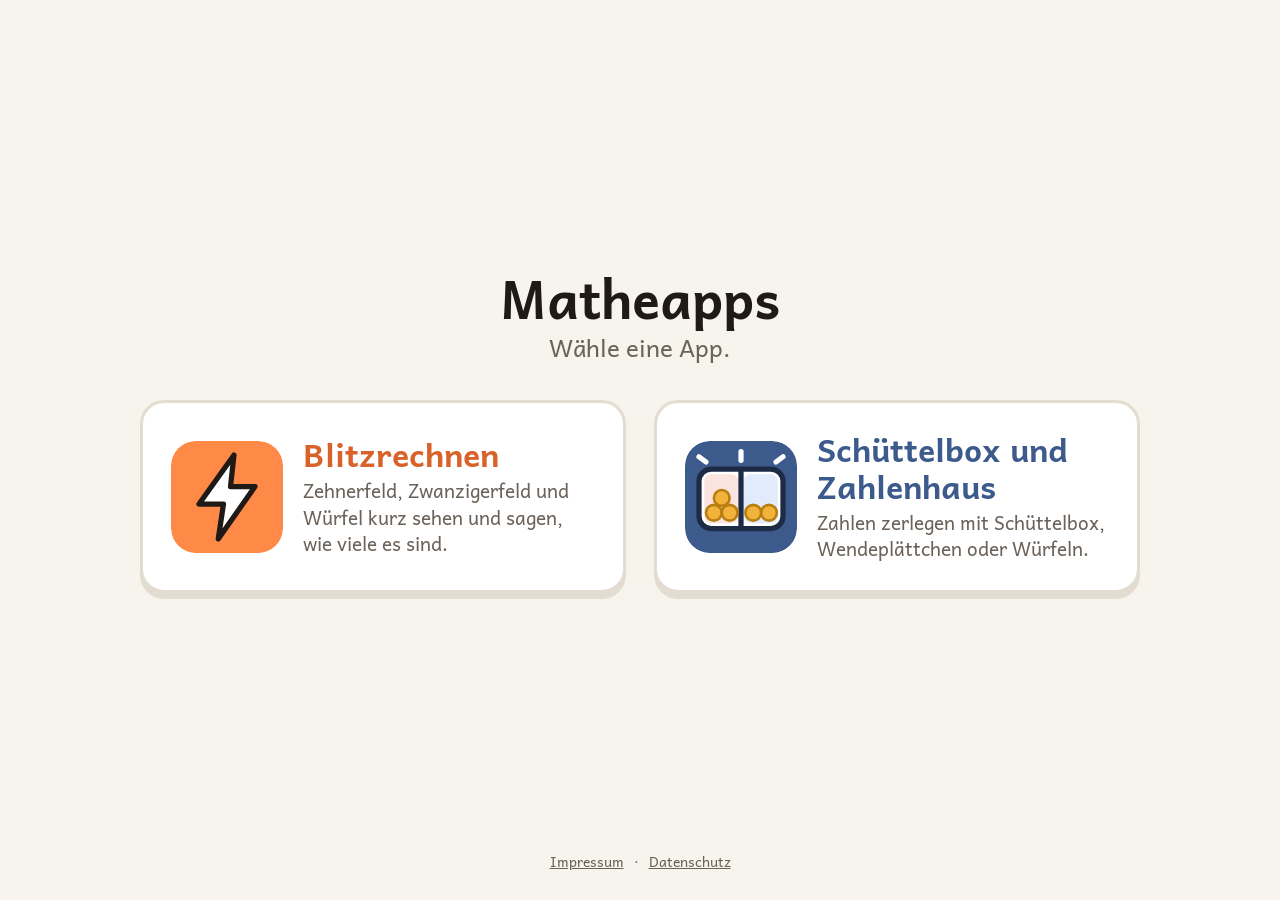
<file: index.html>
<!doctype html>
<html lang="de">
<head>
<meta charset="utf-8">
<meta name="viewport" content="width=device-width, initial-scale=1, viewport-fit=cover">
<title>Matheapps</title>
<meta name="description" content="Kleine Mathe-Apps für die Grundschule: Blitzrechnen sowie Schüttelbox und Zahlenhaus – für Digiboard, Tablet und Handy.">
<meta name="apple-mobile-web-app-capable" content="yes">
<meta name="mobile-web-app-capable" content="yes">
<meta name="apple-mobile-web-app-title" content="Matheapps">
<meta name="theme-color" content="#F7F4EE">
<link rel="icon" href="icon.svg" type="image/svg+xml">
<link rel="apple-touch-icon" href="apple-touch-icon.png">
<style>
/* Startseite: zwei große Karten zur Auswahl der App */
@font-face{font-family:'Andika';font-style:normal;font-weight:400;font-display:swap;src:url(fonts/andika-400.woff2) format('woff2')}
@font-face{font-family:'Andika';font-style:normal;font-weight:700;font-display:swap;src:url(fonts/andika-700.woff2) format('woff2')}
:root{--bg:#F7F4EE;--card:#FFFFFF;--ink:#1F1A16;--muted:#6B625A;--line:#E3DCD0;--focus:#2F6FB3;color-scheme:light}
@media (prefers-color-scheme:dark){:root{--bg:#1C1916;--card:#2A2521;--ink:#F3ECE3;--muted:#B5AA9E;--line:#3A342E;--focus:#77A3F2;color-scheme:dark}}
*,*::before,*::after{box-sizing:border-box}
html{background:var(--bg)}
body{margin:0;min-height:100vh;min-height:100dvh;display:flex;flex-direction:column;background:var(--bg);color:var(--ink);
  font-family:'Andika',"Segoe UI","Trebuchet MS",system-ui,-apple-system,sans-serif;font-size:18px;line-height:1.4;-webkit-tap-highlight-color:transparent;
  padding:env(safe-area-inset-top,0px) max(16px,env(safe-area-inset-right,0px)) env(safe-area-inset-bottom,0px) max(16px,env(safe-area-inset-left,0px))}
main{flex:1;width:100%;max-width:1000px;margin:0 auto;padding:clamp(24px,6vh,64px) 0 24px;display:flex;flex-direction:column;justify-content:center}
h1{margin:0 0 4px;text-align:center;font-size:clamp(32px,5vw,52px);line-height:1.1}
.sub{margin:0 0 clamp(20px,4vh,40px);text-align:center;color:var(--muted);font-size:clamp(18px,2.2vw,24px)}
.apps{list-style:none;margin:0;padding:0;display:grid;grid-template-columns:repeat(auto-fit,minmax(min(100%,340px),1fr));gap:clamp(16px,3vw,28px)}
.app{display:flex;align-items:center;gap:20px;height:100%;padding:clamp(18px,3vw,28px);background:var(--card);color:inherit;text-decoration:none;
  border:3px solid var(--line);border-radius:24px;box-shadow:0 6px 0 var(--line);transition:transform .12s,box-shadow .12s,border-color .12s;touch-action:manipulation}
.app:hover{border-color:var(--accent)}
.app:active{transform:translateY(4px);box-shadow:0 2px 0 var(--line)}
.app:focus-visible{outline:4px solid var(--focus);outline-offset:4px}
.app img{width:clamp(76px,11vw,112px);height:auto;aspect-ratio:1;flex:none;border-radius:22%}
.app h2{margin:0 0 4px;font-size:clamp(24px,3vw,32px);line-height:1.15;color:var(--accent)}
.app p{margin:0;color:var(--muted);font-size:clamp(16px,1.8vw,19px)}
.br{--accent:#D9622A}
.sb{--accent:#3D5A8C}
@media (prefers-color-scheme:dark){.br{--accent:#FF9A5C}.sb{--accent:#8FB0E8}}
@media (prefers-reduced-motion:reduce){.app{transition:none}}
footer{text-align:center;font-size:14px;color:var(--muted);padding:8px 0 16px}
footer a{color:var(--muted);display:inline-block;padding:12px 6px}
</style>
</head>
<body>
<main>
  <h1>Matheapps</h1>
  <p class="sub">Wähle eine App.</p>
  <ul class="apps">
    <li><a class="app br" href="blitzrechnen/">
      <img src="blitzrechnen/icon.svg" alt="">
      <div><h2>Blitzrechnen</h2><p>Zehnerfeld, Zwanzigerfeld und Würfel kurz sehen und sagen, wie viele es sind.</p></div>
    </a></li>
    <li><a class="app sb" href="schuettelbox/">
      <img src="schuettelbox/icon.svg" alt="">
      <div><h2>Schüttelbox und Zahlenhaus</h2><p>Zahlen zerlegen mit Schüttelbox, Wendeplättchen oder Würfeln.</p></div>
    </a></li>
  </ul>
</main>
<footer><a href="impressum.html">Impressum</a> · <a href="datenschutz.html">Datenschutz</a></footer>
</body>
</html>
</file>
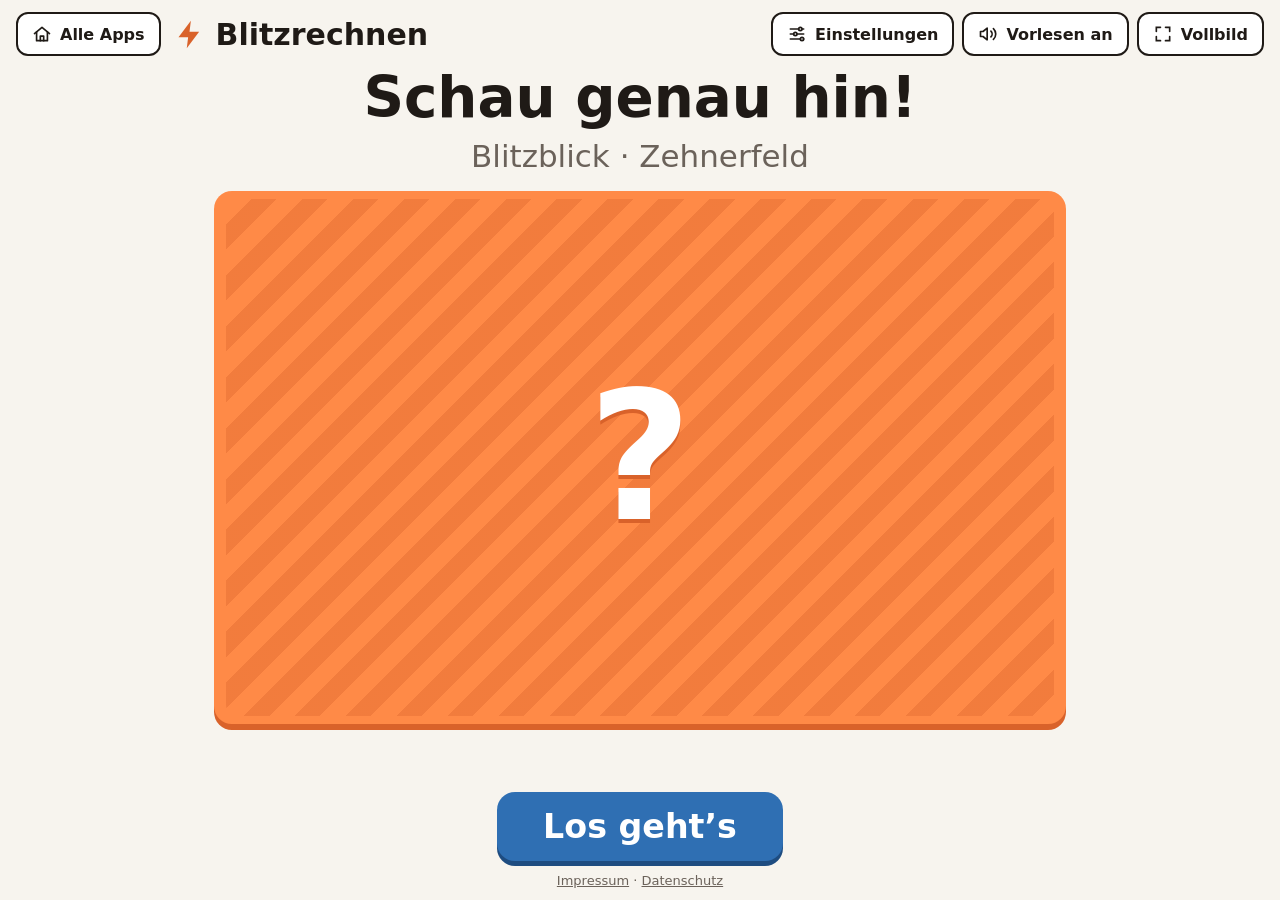
<file: blitzrechnen/index.html>
<!doctype html>
<html lang="de">
<head>
<meta charset="utf-8">
<meta name="viewport" content="width=device-width, initial-scale=1, viewport-fit=cover">
<title>Blitzrechnen</title>
<meta name="description" content="Blitzrechnen im Zehner- und Zwanzigerfeld für die Grundschule – mit Punkten, Tieren und Würfeln, zum Zeigen am Digiboard oder Üben am Tablet.">
<meta name="apple-mobile-web-app-capable" content="yes">
<meta name="mobile-web-app-capable" content="yes">
<meta name="apple-mobile-web-app-title" content="Blitzrechnen">
<meta name="theme-color" content="#F7F4EE">
<link rel="icon" href="icon.svg" type="image/svg+xml">
<link rel="apple-touch-icon" href="apple-touch-icon.png">
</head>
<body>
<style>
/* Layout: one-screen board app — prompt above, card(s) in the middle, answer chips and big controls below; settings slide in from the right */
:root{
  --dot-a:#D93A3A;
  --dot-b:#2F6FB3;
  --dot-c:#2F8A50;
  --new-bg:#D8E7F7;
  --board:#F7F4EE;
  --ink:#1F1A16;
  --muted:#6B625A;
  --frame:#FF8A47;      /* orange frame from the Canva cards */
  --frame-deep:#D9622A;
  --cell:#FFFFFF;
  --line:#1F1A16;
  --go:#2F6FB3;
  --go-deep:#1E4C80;
  --go-ink:#FFFFFF;
  --new:#2F6FB3;        /* animals that come in */
  --soft:#ECE6DC;
  --font-read:"Andika", "Segoe UI", "Trebuchet MS", system-ui, sans-serif;
  --font-num:"Fredoka", "Arial Rounded MT Bold", "Segoe UI", system-ui, sans-serif;
  color-scheme:light;
}
html,body{height:100%}
html{padding-top:env(safe-area-inset-top,0px);padding-bottom:env(safe-area-inset-bottom,0px);box-sizing:border-box}
body{margin:0}
[hidden]{display:none!important}
.legal{width:100%;text-align:center;font-size:13px;color:var(--muted)}
.legal a{color:var(--muted)}
body{background:var(--board);color:var(--ink);font-family:var(--font-read);font-size:18px;overflow:hidden}
.app{height:100%;display:grid;grid-template-columns:minmax(0,1fr);grid-template-rows:auto 1fr auto;gap:10px;
  padding-left:max(16px,env(safe-area-inset-left,0px));padding-right:max(16px,env(safe-area-inset-right,0px));padding-block:12px;box-sizing:border-box}
header{display:flex;align-items:center;gap:8px 12px;justify-content:space-between;min-width:0}
.brand{font-family:var(--font-num);font-weight:700;font-size:clamp(20px,2.6vw,30px);display:flex;align-items:center;gap:10px}
.brand .bolt{width:1.1em;height:1.1em;color:var(--frame-deep)}
.meta{color:var(--muted);font-size:clamp(14px,1.4vw,18px);font-family:var(--font-num);font-variant-numeric:tabular-nums;text-align:center}
.tools{display:flex;gap:8px}
.icon-btn{font:600 16px var(--font-num);border:2px solid var(--line);background:var(--cell);color:var(--ink);border-radius:12px;padding:8px 14px;cursor:pointer;display:flex;align-items:center;gap:8px;min-height:44px}
.icon-btn svg{width:20px;height:20px}
.icon-btn:hover{background:var(--soft)}
.start{display:flex;align-items:center;gap:12px;min-width:0}
a.icon-btn{text-decoration:none;box-sizing:border-box}
button:focus-visible{outline:4px solid var(--go);outline-offset:3px}

main{min-height:0;display:flex;flex-direction:column;align-items:center;justify-content:safe center;gap:clamp(8px,1.8vh,18px)}
.question{font-weight:700;font-size:clamp(26px,min(4.4vw,6.5vh),58px);text-align:center;line-height:1.15;min-height:1.2em;text-wrap:balance;display:flex;flex-wrap:wrap;gap:.15em 1em;justify-content:center}
.question.many{font-size:clamp(20px,min(2.8vw,4.2vh),38px);flex-direction:column;flex-wrap:nowrap;gap:.15em}
.question .hint{font-weight:400;color:var(--muted);font-size:.55em;align-self:center;width:100%}

.stage{display:flex;gap:clamp(10px,2vw,28px);justify-content:center;align-items:center;width:100%;flex:1 1 auto;min-height:110px;container-type:size}
.stage.duo{padding-top:1.7em;box-sizing:border-box}
main{--reserve:400px}
.wrap{--ratio:1.6;position:relative;width:min(100%, calc((100dvh - var(--reserve)) * var(--ratio)));width:min(100cqw, calc(100cqh * var(--ratio)));max-width:1200px;aspect-ratio:var(--ratio)}
.wrap.f20{--ratio:3.3;max-width:1500px}
.stage.duo .wrap{width:min(48%, calc((100dvh - var(--reserve) - 40px) * var(--ratio)));width:min(calc(50cqw - 14px), calc(100cqh * var(--ratio)))}
.tag{position:absolute;top:-1.6em;left:0;font:700 clamp(15px,1.6vw,22px) var(--font-num);color:var(--muted)}
.card{position:absolute;inset:0;background:var(--frame);border-radius:clamp(10px,1.4vw,20px);padding:clamp(6px,1.4%,18px);box-sizing:border-box;
  display:grid;grid-template-columns:repeat(5,1fr);grid-template-rows:repeat(2,1fr);gap:clamp(4px,1%,12px);box-shadow:0 6px 0 var(--frame-deep)}
.card.f20v{grid-template-columns:repeat(5,1fr);grid-template-rows:1fr 1fr .18fr 1fr 1fr}
.wrap.f20v{--ratio:.82}
.card.f20{grid-template-columns:repeat(5,1fr) .25fr repeat(5,1fr);padding:clamp(5px,.8%,14px);gap:clamp(3px,.5%,9px)}
.cell{background:var(--cell);border:clamp(2px,.3vw,4px) solid var(--line);border-radius:clamp(5px,.8vw,12px);display:flex;align-items:center;justify-content:center;overflow:hidden;min-width:0}
.cell svg{width:82%;height:88%}
.cell.new{border-color:var(--new);box-shadow:inset 0 0 0 clamp(2px,.3vw,4px) var(--new)}
.cell.new svg,.cell.newc svg{animation:pop .35s ease-out both}
.cell.newc{background:var(--new-bg)}
.cell.gone svg{opacity:.22}
.cell.gone{background:repeating-linear-gradient(135deg,var(--cell) 0 8px,var(--soft) 8px 16px)}
@keyframes pop{from{transform:scale(.3);opacity:0}to{transform:scale(1);opacity:1}}
.cover{position:absolute;inset:0;border-radius:clamp(10px,1.4vw,20px);background:var(--frame);box-shadow:0 6px 0 var(--frame-deep);display:flex;align-items:center;justify-content:center}
.cover::before{content:"";position:absolute;inset:clamp(8px,1.4%,18px);border-radius:clamp(6px,.9vw,12px);background:repeating-linear-gradient(135deg,var(--frame) 0 18px,var(--frame-deep) 18px 36px);opacity:.35}
.cover span{position:relative;font-family:var(--font-num);font-weight:700;color:var(--cell);font-size:clamp(70px,min(14vw,26vh),220px);line-height:1;text-shadow:0 4px 0 var(--frame-deep)}
.timer{width:min(100%,600px);height:8px;border-radius:4px;background:var(--soft);overflow:hidden;visibility:hidden}
.timer.on{visibility:visible}
.timer i{display:block;height:100%;width:100%;background:var(--go);transform-origin:left}

.answer{display:flex;flex-wrap:wrap;gap:8px 12px;justify-content:center;font-family:var(--font-num);font-variant-numeric:tabular-nums;min-height:1em}
.chip{font-weight:600;font-size:clamp(18px,min(2.4vw,4vh),34px);border-radius:999px;padding:.15em .75em;border:3px solid var(--line);background:var(--cell);white-space:nowrap}
.chip b{font-weight:700}
.chip.eq{background:var(--ink);color:var(--cell);border-color:var(--ink)}
.qa{display:grid;grid-template-columns:auto auto;gap:6px 14px;align-items:center;max-width:100%}
.qa .qq{font:700 clamp(15px,min(1.9vw,2.9vh),26px) var(--font-read);text-align:right}
.qa .aa{display:flex;gap:6px;flex-wrap:wrap}
.qa .chip{font-size:clamp(15px,min(1.9vw,3vh),28px);border-width:2px}
@media (max-width:600px){.qa{grid-template-columns:1fr}.qa .qq{text-align:left}}
.cell .dotsvg{width:78%;height:78%}
.dicebox{position:absolute;inset:0;background:var(--frame);border-radius:clamp(10px,1.4vw,20px);box-shadow:0 6px 0 var(--frame-deep);padding:clamp(8px,2%,22px);box-sizing:border-box;display:flex}
.dicebox .tray{flex:1;background:var(--cell);border:clamp(2px,.35vw,4px) solid var(--line);border-radius:clamp(6px,.9vw,12px);display:flex;flex-direction:column;align-items:center;justify-content:space-evenly;min-height:0}
.drow{display:flex;justify-content:space-evenly;align-items:center;width:100%;height:calc(88% / var(--rows,1))}
.drow + .drow{border-top:2px dashed var(--soft)}
.dicebox svg{height:84%;aspect-ratio:1;width:auto}
.sublabel{font-size:14px;color:var(--muted);font-weight:700}
.swatch{width:22px;height:22px;border-radius:6px;border:2px solid var(--line);display:inline-block}
.strip{display:flex;gap:6px;align-items:center;font:700 clamp(20px,2.4vw,34px) var(--font-num)}
.strip svg{width:clamp(34px,4vw,60px);height:clamp(46px,5.5vw,84px)}
.strip.out svg{opacity:.35}

footer{display:flex;justify-content:center;gap:12px;flex-wrap:wrap}
.big{font:700 clamp(22px,2.6vw,34px) var(--font-num);border:none;border-radius:18px;padding:.45em 1.4em;cursor:pointer;min-height:64px;background:var(--go);color:var(--go-ink);box-shadow:0 5px 0 var(--go-deep)}
.big:active{transform:translateY(3px);box-shadow:0 2px 0 var(--go-deep)}
.big.hear{padding:.3em .9em;display:flex;align-items:center;gap:.35em}.big.hear svg{width:1.2em;height:1.2em}
#btnSpeak .mute{display:none}#btnSpeak.off .wave{display:none}#btnSpeak.off .mute{display:inline}.hear .mute{display:none}
.big.second{background:var(--cell);color:var(--ink);border:3px solid var(--line);box-shadow:0 5px 0 var(--line)}

/* settings drawer */
.scrim{position:fixed;inset:0;background:rgba(31,26,22,.35);z-index:20}
.drawer{position:fixed;top:0;right:0;bottom:0;width:min(480px,100%);background:var(--cell);z-index:21;overflow-y:auto;box-sizing:border-box;
  padding:calc(20px + env(safe-area-inset-top,0px)) max(20px,env(safe-area-inset-right,0px)) calc(24px + env(safe-area-inset-bottom,0px)) 20px;
  display:flex;flex-direction:column;gap:20px;box-shadow:-8px 0 30px rgba(0,0,0,.15)}
.drawer h2{font-family:var(--font-num);font-size:26px;margin:0}
.group{display:flex;flex-direction:column;gap:8px}
.group > span{font-weight:700;font-size:17px}
.seg{display:flex;flex-wrap:wrap;gap:6px}
.seg button{font:600 16px var(--font-num);min-height:46px;padding:6px 12px;border-radius:12px;border:2px solid var(--line);background:var(--cell);color:var(--ink);cursor:pointer;display:flex;align-items:center;gap:6px;text-align:left}
.seg button[aria-pressed="true"]{background:var(--ink);color:var(--cell)}
.seg button svg{width:26px;height:32px}
.seg.list{flex-direction:column}
.seg.list button{width:100%;display:block}
.nums button{min-width:46px;justify-content:center;font-variant-numeric:tabular-nums}
.small{font-size:14px;color:var(--muted);margin:0}
.linknote{background:var(--new-bg);border-radius:10px;padding:8px 12px;margin:0;font-size:15px}
.linknote a{color:inherit}
.linkout{width:100%;box-sizing:border-box;font:14px var(--font-read);padding:8px 10px;border-radius:10px;border:2px solid var(--soft);background:var(--board);color:var(--ink)}
.row{display:flex;gap:10px;flex-wrap:wrap;align-items:center}
.link{font:600 15px var(--font-num);background:none;border:none;color:var(--go);cursor:pointer;padding:4px 0;text-decoration:underline}
@media (prefers-reduced-motion:reduce){.cell.new svg,.cell.newc svg{animation:none}}
@media (max-width:600px){
  .icon-btn .lbl{display:none}
  .icon-btn{padding:6px 9px;min-height:40px}
  .start{gap:8px}
  .icon-btn.home{min-width:44px;min-height:44px;justify-content:center}
  .brand{font-size:20px}.meta{font-size:13px;white-space:nowrap}
  .stage.duo{flex-direction:column;gap:2em}
  .stage.duo .wrap{width:min(100cqw, calc((50cqh - 2em) * var(--ratio)))}
  footer{gap:8px}
  .big{font-size:19px;min-height:52px;padding:.35em .9em;border-radius:14px}
  .chip{font-size:17px}
}
@media (max-width:480px){.meta{display:none}}
/* phone held sideways: card left, questions and answers right */
@media (max-height:520px) and (min-width:560px){
  .app{gap:6px;padding-block:6px}
  main{display:grid;grid-template-columns:minmax(0,1.35fr) minmax(0,1fr);grid-template-rows:auto minmax(0,1fr) auto;
    grid-template-areas:"stage q" "stage a" "timer a";align-items:center;gap:8px 18px}
  .stage{grid-area:stage;height:100%;min-height:0}
  .question{grid-area:q;font-size:clamp(18px,4.5vh,26px);align-self:end}
  .question.many{font-size:clamp(15px,3.8vh,20px)}
  .answer{grid-area:a;align-self:start;justify-content:flex-start}
  .answer .qa{grid-template-columns:1fr}.qa .qq{text-align:left}
  .timer{grid-area:timer}
  .chip,.qa .chip{font-size:clamp(14px,3.8vh,20px)}
  .big{font-size:18px;min-height:46px;padding:.3em .9em}
  .cover span{font-size:min(22vh,120px)}
}
</style>

<svg width="0" height="0" style="position:absolute" aria-hidden="true">
  <defs>
    <symbol id="fox" viewBox="0 0 100 140">
      <path d="M68 124 Q100 122 94 92 Q90 74 80 82 Q88 104 64 114Z" fill="#E8742A"/>
      <path d="M88 84 Q96 90 93 100 Q86 94 82 86Z" fill="#FFF6EC"/>
      <ellipse cx="50" cy="102" rx="26" ry="32" fill="#E8742A"/>
      <ellipse cx="50" cy="104" rx="14" ry="24" fill="#FFF6EC"/>
      <rect x="38" y="122" width="8" height="14" rx="4" fill="#4A2A18"/>
      <rect x="54" y="122" width="8" height="14" rx="4" fill="#4A2A18"/>
      <path d="M20 40 L28 8 L44 30 L56 30 L72 8 L80 40 Q80 62 50 74 Q20 62 20 40Z" fill="#E8742A"/>
      <path d="M29 16 L33 32 L40 30Z M71 16 L67 32 L60 30Z" fill="#4A2A18"/>
      <path d="M22 44 Q38 50 50 74 Q28 66 22 44Z M78 44 Q62 50 50 74 Q72 66 78 44Z" fill="#FFF6EC"/>
      <circle cx="39" cy="45" r="3.6" fill="#1F1A16"/><circle cx="61" cy="45" r="3.6" fill="#1F1A16"/>
      <ellipse cx="50" cy="66" rx="4" ry="3" fill="#1F1A16"/>
    </symbol>
    <symbol id="dot" viewBox="0 0 100 100"><circle cx="50" cy="50" r="44" fill="currentColor"/></symbol>
    <symbol id="owl" viewBox="0 0 100 140">
      <path d="M22 50 L22 18 L40 38Z M78 50 L78 18 L60 38Z" fill="#6E4E36"/>
      <ellipse cx="50" cy="82" rx="32" ry="46" fill="#8A6446"/>
      <ellipse cx="50" cy="96" rx="20" ry="28" fill="#DCC6A4"/>
      <path d="M40 84 l4 4 l4 -4 M52 84 l4 4 l4 -4 M38 106 l4 4 l4 -4 M52 106 l4 4 l4 -4 M45 116 l4 4 l4 -4 M44 95 l4 4 l4 -4" stroke="#8A6446" stroke-width="2.2" fill="none" stroke-linecap="round" stroke-linejoin="round"/>
      <path d="M19 74 Q14 108 34 122 Q26 100 30 72Z M81 74 Q86 108 66 122 Q74 100 70 72Z" fill="#6E4E36"/>
      <circle cx="37" cy="56" r="15" fill="#EADBC2"/><circle cx="63" cy="56" r="15" fill="#EADBC2"/>
      <circle cx="37" cy="56" r="9" fill="#F2B90F"/><circle cx="63" cy="56" r="9" fill="#F2B90F"/>
      <circle cx="37" cy="56" r="4.6" fill="#1F1A16"/><circle cx="63" cy="56" r="4.6" fill="#1F1A16"/>
      <path d="M45 66 L55 66 L50 77Z" fill="#B9781F"/>
      <path d="M38 127 l0 7 M42 127 l0 7 M58 127 l0 7 M62 127 l0 7" stroke="#B9781F" stroke-width="3" stroke-linecap="round"/>
    </symbol>
  </defs>
</svg>

<div class="app">
  <header>
    <div class="start"><a class="icon-btn home" href="../" aria-label="Zur Startseite: alle Matheapps"><svg viewBox="0 0 24 24" fill="none" stroke="currentColor" stroke-width="2" stroke-linecap="round" stroke-linejoin="round" aria-hidden="true"><path d="M3 11.5 12 4l9 7.5"/><path d="M5.5 9.5V20h13V9.5"/><path d="M10 20v-5.5h4V20"/></svg><span class="lbl">Alle Apps</span></a>
    <div class="brand"><svg class="bolt" viewBox="0 0 24 24" fill="currentColor" aria-hidden="true"><path d="M13 2 4 14h7l-1 8 9-12h-7z"/></svg>Blitzrechnen</div></div>
    <div class="meta" id="meta"></div>
    <div class="tools">
      <button class="icon-btn" id="btnSettings" aria-label="Einstellungen"><svg viewBox="0 0 24 24" fill="none" stroke="currentColor" stroke-width="2" stroke-linecap="round"><path d="M4 6h10M18 6h2M4 12h4M12 12h8M4 18h12M20 18h0"/><circle cx="16" cy="6" r="2"/><circle cx="10" cy="12" r="2"/><circle cx="18" cy="18" r="2"/></svg><span class="lbl">Einstellungen</span></button>
      <button class="icon-btn" id="btnSpeak" aria-label="Vorlesen ein- oder ausschalten"><svg viewBox="0 0 24 24" fill="none" stroke="currentColor" stroke-width="2" stroke-linecap="round" stroke-linejoin="round"><path d="M11 5 6 9H3v6h3l5 4z"/><path class="wave" d="M15.5 8.5a5 5 0 0 1 0 7M18.5 5.5a9 9 0 0 1 0 13"/><path class="mute" d="M16 9l6 6M22 9l-6 6"/></svg><span class="lbl" id="lblSpeak">Vorlesen an</span></button>
      <button class="icon-btn" id="btnFull" aria-label="Vollbild"><svg viewBox="0 0 24 24" fill="none" stroke="currentColor" stroke-width="2" stroke-linecap="round"><path d="M4 9V4h5M20 9V4h-5M4 15v5h5M20 15v5h-5"/></svg><span class="lbl">Vollbild</span></button>
    </div>
  </header>

  <main>
    <div class="question" id="question" aria-live="polite"></div>
    <div class="stage" id="stage"></div>
    <div class="timer" id="timer"><i id="timerBar"></i></div>
    <div class="answer" id="answer"></div>
  </main>

  <footer>
    <button class="big second" id="btnAgain" hidden>Nochmal zeigen</button>
    <button class="big second hear" id="btnHear" hidden aria-label="Nochmal vorlesen" title="Nochmal vorlesen"><svg viewBox="0 0 24 24" fill="none" stroke="currentColor" stroke-width="2" stroke-linecap="round" stroke-linejoin="round"><path d="M11 5 6 9H3v6h3l5 4z"/><path class="wave" d="M15.5 8.5a5 5 0 0 1 0 7M18.5 5.5a9 9 0 0 1 0 13"/><path class="mute" d="M16 9l6 6M22 9l-6 6"/></svg><span>Hören</span></button>
    <button class="big" id="btnMain">Los geht’s</button>
    <div class="legal"><a href="../impressum.html">Impressum</a> · <a href="../datenschutz.html">Datenschutz</a></div>
  </footer>
</div>

<div class="scrim" id="scrim" hidden></div>
<aside class="drawer" id="drawer" hidden aria-label="Einstellungen">
  <div class="row" style="justify-content:space-between">
    <h2>Einstellungen</h2>
    <button class="icon-btn" id="btnClose">Fertig</button>
  </div>
  <p class="linknote" id="linkNote" hidden>Diese Einstellungen kommen aus einem Link und werden nicht gespeichert. <a href="./">Eigene Einstellungen öffnen</a></p>
  <div class="group"><span>Spielart</span><div class="seg list" id="setMode"></div></div>
  <div class="group" id="grpDice"><span>Würfel</span><div class="seg" id="setDiceRows"></div><div class="seg" id="setDiceN"></div>
    <span class="sublabel" id="lblColor1">Farbe</span><div class="seg" id="setDiceColor"></div>
    <span class="sublabel" id="lblColor2">Farbe Reihe 2</span><div class="seg" id="setDiceColor2"></div>
    <span class="sublabel">Summe</span><div class="seg" id="setDiceMax"></div></div>
  <div class="group"><span>Vorlesen</span><div class="seg" id="setSpeak"></div><div class="seg" id="setRate"></div><p class="small">Liest Fragen (und Antworten) mit der deutschen Stimme des Geräts vor. Mit dem Lautsprecher-Knopf unten lässt sich alles nochmal anhören.</p></div>
  <div class="group" id="grpField"><span>Feld</span><div class="seg" id="setField"></div><div class="seg list" id="setLayout"></div></div>
  <div class="group" id="grpAnimal"><span>Bild</span><div class="seg" id="setAnimal"></div></div>
  <div class="group" id="grpQuestions"><span>Fragen beim Blitzblick</span><div class="seg list" id="setQuestions"></div>
    <div class="seg" id="setQMode"></div>
    <p class="small">Tipp: 1–3 Fragen auf einmal sind gut zu schaffen. Bei „eine pro Karte“ wird jedes Mal eine der gewählten Fragen gezogen.</p></div>
  <div class="group" id="grpChange"><span>Dazu &amp; weg</span><div class="seg" id="setDir"></div><div class="seg" id="setStep"></div><span class="sublabel">Neue markieren mit</span><div class="seg" id="setMark"></div></div>
  <div class="group"><span>Zeigedauer</span><div class="seg" id="setTime"></div>
    <p class="small">„Lehrkraft“: Die Karte bleibt sichtbar, bis du auf „Verdecken“ tippst.</p></div>
  <div class="group" id="grpNums"><span>Zahlen</span><div class="seg nums" id="setNums"></div>
    <div class="row" id="presets"></div></div>
  <div class="group"><span>Link für diese Einstellung</span>
    <div class="row"><button class="icon-btn" id="btnCopyLink" type="button">Link kopieren</button><button class="icon-btn" id="btnShareLink" type="button" hidden>Teilen</button></div>
    <input class="linkout" id="linkOut" readonly hidden aria-label="Link">
    <p class="small">Mit dem Link öffnet sich Blitzrechnen genau so, z. B. für ein Kind oder eine Gruppe. Auf dem Gerät wird dabei nichts gespeichert.</p></div>
</aside>

<script>
(function(){
  const ANIMALS={fox:{one:"Fuchs",many:"Füchse"},owl:{one:"Eule",many:"Eulen"},dots:{one:"Punkt",many:"Punkte"},dots2:{one:"Punkt",many:"Punkte"}};
  const DICE={red:["#D93A3A","#FFFFFF","rot"],blue:["#2F6FB3","#FFFFFF","blau"],green:["#2F8A50","#FFFFFF","grün"],yellow:["#F2C230","#1F1A16","gelb"],white:["#FFFFFF","#1F1A16","weiß"]};
  const PIPS={1:[4],2:[2,6],3:[2,4,6],4:[0,2,6,8],5:[0,2,4,6,8],6:[0,2,3,5,6,8]};
  function dieSVG(v,color){
    const [bg,pip]=DICE[color]||DICE.red;
    let h='<svg viewBox="0 0 100 100" aria-label="Würfel '+v+'"><rect x="4" y="4" width="92" height="92" rx="18" fill="'+bg+'" stroke="#1F1A16" stroke-width="4"/>';
    PIPS[v].forEach(i=>{h+='<circle cx="'+(26+(i%3)*24)+'" cy="'+(26+Math.floor(i/3)*24)+'" r="9" fill="'+pip+'"/>';});
    return h+"</svg>";
  }
  function icon(animal,i,isNew){
    if(animal==="dots"||animal==="dots2"){
      let col=animal==="dots2"&&Math.floor(i/5)%2?"var(--dot-b)":"var(--dot-a)";
      if(isNew)col=animal==="dots2"?"var(--dot-c)":"var(--dot-b)";
      return '<svg class="dotsvg" aria-hidden="true" style="color:'+col+'"><use href="#dot"/></svg>';
    }
    return '<svg aria-hidden="true"><use href="#'+animal+'"/></svg>';
  }
  const QUESTIONS=[
    ["count","Wie viele?"],["free","Wie viele freie Plätze?"],["rows","Wie viele oben, wie viele unten?"],
    ["more","Mehr oder weniger als 5 (10)?"],["toPivot","Wie viele bis 5 (10) oder über 5 (10)?"],
    ["neighbors","Nachbarzahlen: davor und danach?"],["double","Wie viele wären es doppelt so viele?"],
    ["half","Gerecht auf zwei Gruppen verteilen?"],["how","Wie hast du es so schnell gesehen?"]
  ];
  const defaults={mode:"flash",field:10,animal:"fox",questions:["count","free","how"],qmode:"all",dir:"both",step:2,time:2,diceN:2,diceRows:1,diceColor:"red",diceColor2:"blue",diceMax:"10",fill20:"l",mark:"color",speak:"all",speakLast:"all",rate:"slow",
    nums10:[1,2,3,4,5,6,7,8,9,10],nums20:[]};
  for(let i=5;i<=20;i++)defaults.nums20.push(i);
  let S=JSON.parse(JSON.stringify(defaults));
  try{const s=JSON.parse(localStorage.getItem("blitz-settings-2")||"null");if(s&&typeof s==="object")S=Object.assign(S,s);}catch(e){}
  if(!S.questions||!S.questions.length)S.questions=["count"];
  // ---------- Einstellungen per Link ----------
  // z. B. ?spiel=blitz&feld=20&blitz=2&fragen=wieviele,frei – gilt nur für diese Sitzung, wird nicht gespeichert.
  const COL=[["rot","red"],["blau","blue"],["gruen","green"],["gelb","yellow"],["weiss","white"]];
  const LP=[
    ["spiel","mode",[["blitz","flash"],["dazuweg","change"],["vergleichen","compare"],["rueckwaerts","reverse"],["wuerfel","dice"]]],
    ["feld","field",[["10",10],["20",20]]],
    ["anordnung","fill20",[["links","l"],["oben","h"],["untereinander","v"]]],
    ["bild","animal",[["fuchs","fox"],["eule","owl"],["mix","mix"],["punkte","dots"],["punkte5","dots2"]]],
    ["fragemodus","qmode",[["alle","all"],["eine","one"]]],
    ["richtung","dir",[["dazu","in"],["weg","out"],["beides","both"]]],
    ["schritt","step",[["1",1],["2",2],["3",3]]],
    ["neu","mark",[["farbe","color"],["rahmen","frame"],["beides","both"]]],
    ["blitz","time",[["1",1],["2",2],["3",3],["5",5],["lehrkraft","manual"]]],
    ["wuerfel","diceN",[["1",1],["2",2],["3",3]]],
    ["reihen","diceRows",[["1",1],["2",2]]],
    ["farbe","diceColor",COL],["farbe2","diceColor2",COL],
    ["summe","diceMax",[["10","10"],["20","20"],["alle","all"]]],
    ["vorlesen","speak",[["aus","off"],["fragen","q"],["alle","all"]]],
    ["tempo","rate",[["langsam","slow"],["normal","normal"]]]
  ];
  const QP=[["wieviele","count"],["frei","free"],["obenunten","rows"],["mehr","more"],["bis","toPivot"],["nachbarn","neighbors"],["doppelt","double"],["haelfte","half"],["wie","how"]];
  const numList=t=>{const out=[];String(t).split(",").forEach(x=>{const m=x.trim().match(/^(\d+)(?:-(\d+))?$/);if(!m)return;const a=+m[1],z=m[2]===undefined?a:+m[2];for(let i=Math.min(a,z);i<=Math.max(a,z)&&i<=20;i++)if(!out.includes(i))out.push(i);});return out.sort((a,b)=>a-b);};
  const numText=l=>{const r=[];for(let i=0;i<l.length;i++){let j=i;while(j+1<l.length&&l[j+1]===l[j]+1)j++;r.push(j>i?l[i]+"-"+l[j]:String(l[i]));i=j;}return r.join(",");};
  const LINK=(()=>{
    let q;try{q=new URLSearchParams(location.search);}catch(e){return false;}
    if(q.has("frage")&&!q.has("fragen"))q.set("fragen",q.get("frage"));
    if(!LP.some(([p])=>q.has(p))&&!q.has("fragen")&&!q.has("zahlen"))return false;
    S=JSON.parse(JSON.stringify(defaults));
    LP.forEach(([p,k,o])=>{if(!q.has(p))return;const m=o.find(x=>x[0]===q.get(p).trim().toLowerCase());if(m)S[k]=m[1];});
    if(q.has("fragen")){const l=q.get("fragen").split(",").map(x=>(QP.find(y=>y[0]===x.trim().toLowerCase())||[])[1]).filter(Boolean);if(l.length)S.questions=[...new Set(l)];}
    if(q.has("zahlen")){const l=numList(q.get("zahlen")).filter(i=>i<=S.field);if(l.length)S[S.field===20?"nums20":"nums10"]=l;}
    return true;
  })();
  function linkURL(){
    const parts=["spiel="+LP[0][2].find(x=>x[1]===S.mode)[0]];
    LP.slice(1).forEach(([p,k,o])=>{if(S[k]!==defaults[k]){const m=o.find(x=>x[1]===S[k]);if(m)parts.push(p+"="+m[0]);}});
    if(S.questions.join()!==defaults.questions.join())parts.push("fragen="+S.questions.map(k=>(QP.find(y=>y[1]===k)||[])[0]).filter(Boolean).join(","));
    const nk=S.field===20?"nums20":"nums10";if(S[nk].join()!==defaults[nk].join())parts.push("zahlen="+numText(S[nk]));
    return location.origin+location.pathname+"?"+parts.join("&");
  }
  const save=()=>{if(LINK)return;try{localStorage.setItem("blitz-settings-2",JSON.stringify(S))}catch(e){}};
  const nums=()=>S.field===20?S.nums20:S.nums10;

  const $=id=>document.getElementById(id);
  const stage=$("stage"),q=$("question"),ans=$("answer"),btn=$("btnMain"),again=$("btnAgain"),timer=$("timer"),bar=$("timerBar"),meta=$("meta");
  const rnd=a=>a[Math.floor(Math.random()*a.length)];
  const pickAnimal=()=>S.animal==="mix"?(Math.random()<.5?"fox":"owl"):S.animal;
  const name=(k,n)=>n===1?ANIMALS[k].one:ANIMALS[k].many;

  // ---------- drawing ----------
  function cardHTML(st){
    if(st.kind==="dice")return '<div class="dicebox"><div class="tray">'+st.rows.map(r=>'<div class="drow">'+r.vals.map(v=>dieSVG(v,r.color)).join("")+"</div>").join("")+"</div></div>";
    const size=st.size,vert=size===20&&S.fill20==="v",cls=size===20?(vert?" f20v":" f20"):"";
    const total=st.n+(st.added||0);
    let h='<div class="card'+cls+'">';
    for(let i=0;i<size;i++){
      let row,col,gc;
      if(size===20&&S.fill20==="l"){const blk=Math.floor(i/10),j=i%10;row=Math.floor(j/5);col=j%5+blk*5;gc=col<5?col+1:col+2;}
      else if(vert){const blk=Math.floor(i/10),j=i%10;row=Math.floor(j/5)+blk*3;col=j%5;gc=col+1;}
      else if(size===20){row=Math.floor(i/10);col=i%10;gc=col<5?col+1:col+2;}
      else{row=Math.floor(i/5);col=i%5;gc=col+1;}
      let c="cell";
      const isNew=st.added&&i>=st.n&&i<total,markC=S.mark!=="frame";
      if(isNew)c+=(S.mark!=="color"?" new":"")+(markC&&!st.animal.startsWith("dots")?" newc":"")+(markC&&st.animal.startsWith("dots")?" newd":"");
      if(st.removed&&i>=st.n-st.removed&&i<st.n)c+=" gone";
      h+='<div class="'+c+'" style="grid-row:'+(row+1)+';grid-column:'+gc+'">'+(i<total?icon(st.animal,i,isNew&&markC):"")+"</div>";
    }
    return h+"</div>";
  }
  function show(view){ // view: {cards:[st], covered, coverText, tags}
    const duo=view.cards.length>1;
    stage.className="stage"+(duo?" duo":"");
    stage.innerHTML=view.cards.map((st,i)=>{
      let f=st.size===20?(S.fill20==="v"?" f20v":" f20"):"",sty="";
      if(st.kind==="dice"){const r=st.rows.length,pr=st.rows[0].vals.length;f=" dice";sty=' style="--ratio:'+((pr*1.25+.35)/(r*1.15+.25)).toFixed(2)+';--rows:'+r+'"';}
      return '<div class="wrap'+f+'"'+sty+'>'+(view.tags?'<div class="tag">'+view.tags[i]+'</div>':"")+
        (view.covered?'<div class="cover"><span>'+(view.coverText??"?")+'</span></div>':cardHTML(st))+"</div>";
    }).join("");
  }
  function setQ(lines,hint){
    q.className="question"+(lines.length>2?" many":"");
    q.innerHTML=lines.map(t=>"<span>"+t+"</span>").join("")+(hint?'<span class="hint">'+hint+'</span>':"");
  }
  const chip=(t,eq)=>'<span class="chip'+(eq?" eq":"")+'">'+t+"</span>";

  // ---------- math helpers ----------
  function structure(n,size){
    if(size===20&&S.fill20==="l"&&n<10)return structure(n,10);
    const p=size===20?10:5;
    if(n===0)return "leer";
    if(n===p)return p===10?"ein voller Zehner = 10":"eine volle Reihe = 5";
    if(n===size)return p+" + "+p+" = "+size;
    if(n>p)return p+" + "+(n-p)+" = "+n;
    return p+" − "+(p-n)+" = "+n;
  }
  function qText(key,c){
    const p=c.size===20?10:5,n=c.n;
    switch(key){
      case "count":return "Wie viele "+ANIMALS[c.animal].many+"?";
      case "free":return "Wie viele freie Plätze?";
      case "rows":return "Wie viele oben, wie viele unten?";
      case "more":return "Mehr oder weniger als "+p+"?";
      case "toPivot":return "Wie viele fehlen bis "+p+"? Oder wie viele sind es über die "+p+"?"; // neutral, verrät nicht „mehr oder weniger“
      case "neighbors":return "Welche Zahl kommt davor, welche danach?";
      case "double":return "Wie viele wären es doppelt so viele?";
      case "half":return "Kannst du sie gerecht auf zwei Gruppen verteilen?";
      case "how":return "Wie hast du es so schnell gesehen?";
    }
  }
  function aText(key,c){
    const p=c.size===20?10:5,n=c.n,f=c.size-n,top=(c.size===20&&S.fill20==="l")?Math.min(n,5)+Math.max(0,Math.min(n-10,5)):Math.min(n,c.size/2),bottom=n-top;
    switch(key){
      case "count":return chip("<b>"+n+"</b> "+name(c.animal,n));
      case "free":return chip("<b>"+f+"</b> "+(f===1?"freier Platz":"freie Plätze"))+chip(n+" + "+f+" = "+c.size,true);
      case "rows":return chip("oben <b>"+top+"</b> · unten <b>"+bottom+"</b>")+(bottom?chip(top+" + "+bottom+" = "+n,true):"");
      case "more":return chip(n>p?"mehr als "+p:n<p?"weniger als "+p:"genau "+p);
      case "toPivot":return n>p?chip("<b>"+(n-p)+"</b> über die "+p):chip("<b>"+(p-n)+"</b> fehlen bis "+p);
      case "neighbors":return chip((n>0?n-1:"–")+" · <b>"+n+"</b> · "+(n+1));
      case "double":return chip("doppelt: "+n+" + "+n+" = <b>"+(2*n)+"</b>");
      case "half":return chip(n%2===0?"gerecht: <b>"+(n/2)+"</b> und <b>"+(n/2)+"</b>":"<b>"+((n-1)/2)+"</b> und <b>"+((n-1)/2)+"</b>, 1 bleibt übrig");
      case "how":return chip(structure(n,c.size),true);
    }
  }

  // ---------- card generators ----------
  let lastDice="",bag=[],round=0,steps=[],idx=0,lastFlash=null,tId=null,anim=null;
  function fromBag(){
    const pool=nums();
    if(!bag.length){bag=pool.slice();for(let i=bag.length-1;i>0;i--){const j=Math.floor(Math.random()*(i+1));[bag[i],bag[j]]=[bag[j],bag[i]]}}
    return bag.pop();
  }
  function build(){
    round++;
    if(S.mode==="dice"){
      const R=S.diceRows,P=S.diceN,max=S.diceMax==="all"?999:Number(S.diceMax);
      let vals,tries=0;
      do{
        vals=Array.from({length:R*P},()=>1+Math.floor(Math.random()*6));
        while(vals.reduce((a,b)=>a+b,0)>max){const big=vals.map((v,i)=>v>1?i:-1).filter(i=>i>=0);if(!big.length)break;vals[rnd(big)]--;}
        tries++;
      }while(vals.join()===lastDice&&tries<30);
      lastDice=vals.join();
      const rows=[];for(let r=0;r<R;r++)rows.push({vals:vals.slice(r*P,r*P+P),color:r?S.diceColor2:S.diceColor});
      const st={kind:"dice",rows},sum=vals.reduce((a,b)=>a+b,0);
      const eq=v=>{const t=v.reduce((a,b)=>a+b,0);return v.length>1?v.join(" + ")+" = <b>"+t+"</b>":"<b>"+t+"</b>";};
      if(R===1)return[
        {t:"flash",card:st},
        {t:"prompt",lines:["Welche Zahlen siehst du?","Wie viele Augen sind es zusammen?"],btn:"Auflösen",coverCard:st},
        {t:"reveal",cards:[st],lines:["Wie viele Augen sind es zusammen?"],chips:chip(vals.join(" und "))+chip(eq(vals),true)}
      ];
      const s1=rows[0].vals.reduce((a,b)=>a+b,0),s2=rows[1].vals.reduce((a,b)=>a+b,0);
      return[
        {t:"flash",card:st},
        {t:"prompt",lines:["Wie viele Augen oben?","Wie viele unten?","Wie viele zusammen?"],btn:"Auflösen",coverCard:st,reserve:420},
        {t:"reveal",cards:[st],lines:[],reserve:400,chips:'<div class="qa"><div class="qq">oben</div><div class="aa">'+chip(eq(rows[0].vals))+'</div><div class="qq">unten</div><div class="aa">'+chip(eq(rows[1].vals))+'</div><div class="qq">zusammen</div><div class="aa">'+chip(s1+" + "+s2+" = <b>"+sum+"</b>",true)+"</div></div>"}
      ];
    }
    const size=S.field,n=fromBag(),animal=pickAnimal(),c={size,n,animal};
    if(S.mode==="flash"){
      let keys=QUESTIONS.map(x=>x[0]).filter(k=>S.questions.includes(k));
      if(S.qmode==="one")keys=[rnd(keys)];
      return[
        {t:"flash",card:c},
        {t:"prompt",lines:keys.map(k=>qText(k,c)),btn:"Auflösen",reserve:keys.length>2?300+keys.length*42:400},
        keys.length>1
          ?{t:"reveal",cards:[c],lines:[],chips:'<div class="qa">'+keys.map(k=>'<div class="qq">'+qText(k,c)+'</div><div class="aa">'+aText(k,c)+"</div>").join("")+"</div>",reserve:260+keys.length*46}
          :{t:"reveal",cards:[c],lines:keys.map(k=>qText(k,c)),chips:keys.map(k=>aText(k,c)).join("")}
      ];
    }
    if(S.mode==="change"){
      let dir=S.dir==="both"?(Math.random()<.5?"in":"out"):S.dir;
      let k=1+Math.floor(Math.random()*S.step);
      if(dir==="out"&&n===0)dir="in";
      if(dir==="in"&&n===size)dir="out";
      k=dir==="in"?Math.min(k,size-n):Math.min(k,n);
      const res=dir==="in"?n+k:n-k;
      let icons="";for(let j=0;j<k;j++)icons+=(animal.startsWith("dots")?'<svg aria-hidden="true" style="width:clamp(28px,3vw,48px);height:clamp(28px,3vw,48px);color:'+(dir==="in"&&S.mark!=="frame"?(animal==="dots2"?"var(--dot-c)":"var(--dot-b)"):"var(--dot-a)")+'"><use href="#dot"/></svg>':icon(animal,j));
      const say=dir==="in"?k+" "+name(animal,k)+" "+(k===1?"kommt":"kommen")+" dazu!":k+" "+name(animal,k)+" "+(animal.startsWith("dots")?(k===1?"verschwindet":"verschwinden"):(k===1?"läuft weg":"laufen weg"))+"!";
      const after={size,n,animal,added:dir==="in"?k:0,removed:dir==="out"?k:0};
      return[
        {t:"flash",card:c},
        {t:"prompt",lines:[say,"Wie viele sind es jetzt?"],extra:'<div class="strip'+(dir==="out"?" out":"")+'">'+(dir==="in"?"+ ":"− ")+icons+"</div>",btn:"Auflösen"},
        {t:"reveal",cards:[after],lines:[say],chips:chip(n+(dir==="in"?" + ":" − ")+k+" = <b>"+res+"</b>",true)+chip("jetzt <b>"+res+"</b> "+name(animal,res))}
      ];
    }
    if(S.mode==="compare"){
      const pool=nums().filter(x=>x!==n),m=pool.length?rnd(pool):n;
      const a2=S.animal==="mix"?(animal==="fox"?"owl":"fox"):animal;
      const c2={size,n:m,animal:a2},diff=Math.abs(n-m);
      const verdict=n===m?"gleich viele":"Karte "+(n>m?1:2)+" hat <b>"+diff+"</b> mehr";
      return[
        {t:"flash",card:c,label:"Karte 1"},
        {t:"prompt",lines:["Merk dir die Zahl!"],hint:"Gleich kommt Karte 2.",btn:"Karte 2 zeigen",cover:"1"},
        {t:"flash",card:c2,label:"Karte 2"},
        {t:"prompt",lines:["Auf welcher Karte waren mehr?","Wie viele mehr?"],btn:"Auflösen",cover:"?"},
        {t:"reveal",cards:[c,c2],tags:["Karte 1","Karte 2"],lines:["Auf welcher Karte waren mehr?"],
          chips:chip("Karte 1: <b>"+n+"</b>")+chip("Karte 2: <b>"+m+"</b>")+chip(verdict,true)}
      ];
    }
    // reverse
    return[
      {t:"prompt",lines:["Zeig mir "+n+"!"],hint:"Mit den Fingern oder im eigenen "+(size===20?"Zwanzigerfeld":"Zehnerfeld")+".",btn:"Auflösen",cover:String(n),noAgain:true},
      {t:"reveal",cards:[c],lines:["So sieht "+n+" aus:"],chips:chip("<b>"+n+"</b> "+name(animal,n))+chip(structure(n,size),true)}
    ];
  }

  // ---------- speech ----------
  const synth=window.speechSynthesis;let lastSpoken="",voice=null;
  function pickVoice(){if(!synth)return;const vs=synth.getVoices().filter(v=>/^de/i.test(v.lang));voice=vs.find(v=>/de-DE/i.test(v.lang)&&v.localService)||vs.find(v=>/de-DE/i.test(v.lang))||vs[0]||null;}
  if(synth){pickVoice();synth.onvoiceschanged=pickVoice;}
  function clean(t){return t.replace(/<[^>]+>/g," ").replace(/\s*\+\s*/g," plus ").replace(/\s*[−-]\s*(?=\d)/g," minus ").replace(/\s*=\s*/g," gleich ").replace(/·/g,", ").replace(/–/g,"").replace(/([?!.])\s*\./g,"$1").replace(/(\d)\s*\.(?!\d)/g,"$1,").replace(/\s+/g," ").replace(/,\s*$/,"").trim();}
  function say(text,force){
    lastSpoken=text;
    if(!synth||(!force&&S.speak==="off"))return;
    synth.cancel();
    if(!text)return;
    const u=new SpeechSynthesisUtterance(clean(text));u.lang="de-DE";if(voice)u.voice=voice;u.rate=S.rate==="slow"?.8:.95;
    synth.speak(u);
  }
  function hush(){lastSpoken="";if(synth)synth.cancel();}
  function updHear(){$("btnHear").hidden=!synth||!lastSpoken;
    $("btnSpeak").classList.toggle("off",S.speak==="off");$("lblSpeak").textContent=S.speak==="off"?"Vorlesen aus":"Vorlesen an";}
  // Lösungsschutz (docs/vorlesen.md, Punkt 3): Vorgelesen werden nur feste Sätze (s.lines/s.hint).
  // Einzige Ausnahme ist der Antwortbereich – und der nur im Schritt „Auflösen“, aus einer Kopie
  // ohne Knöpfe, Eingaben, Bilder und [data-still]. Verdeckte Karten stehen gar nicht im DOM.
  function answerText(){
    if(!steps[idx]||steps[idx].t!=="reveal")return "";
    const box=ans.cloneNode(true);box.querySelectorAll("button,input,select,textarea,svg,[data-still],[aria-hidden=true]").forEach(el=>el.remove());
    const qa=box.querySelector(".qa");
    if(qa){const k=[...qa.children];let t="";for(let i=0;i<k.length;i+=2)t+=k[i].textContent+" "+[...k[i+1].querySelectorAll(".chip")].map(c=>c.textContent).join(", ")+". ";return t;}
    return [...box.querySelectorAll(".chip")].map(c=>c.textContent).join(". ");
  }

  // ---------- step engine ----------
  function stopTimer(){clearTimeout(tId);tId=null;if(anim){anim.cancel();anim=null}timer.classList.remove("on")}
  function runFlash(card,label,then){
    stopTimer();document.querySelector("main").style.setProperty("--reserve","400px");ans.innerHTML="";again.hidden=true;
    show({cards:[card]});setQ([label||""]);hush();updHear();
    btn.textContent="Verdecken";
    if(S.time!=="manual"){
      const ms=S.time*1000;timer.classList.add("on");
      if(bar.animate&&!matchMedia("(prefers-reduced-motion: reduce)").matches)anim=bar.animate([{transform:"scaleX(1)"},{transform:"scaleX(0)"}],{duration:ms,easing:"linear",fill:"forwards"});
      tId=setTimeout(then,ms);
    }
    pending=then;
  }
  let pending=null;
  function run(){
    stopTimer();pending=null;
    const s=steps[idx];
    meta.textContent=round?("Karte "+round):"";
    if(s.t==="flash"){lastFlash=s;runFlash(s.card,s.label,()=>{idx++;run();});return;}
    ans.innerHTML="";
    document.querySelector("main").style.setProperty("--reserve",(s.reserve||400)+"px");
    if(s.t==="prompt"){
      show({cards:[s.coverCard||{size:S.field}],covered:true,coverText:s.cover});
      setQ(s.lines,s.hint);if(s.extra)ans.innerHTML=s.extra;
      btn.textContent=s.btn;again.hidden=!!s.noAgain||!lastFlash;
      say(s.lines.join(". ")+(s.hint?". "+s.hint:""));updHear();
    }else{
      show({cards:s.cards,tags:s.tags});setQ(s.lines);ans.innerHTML=s.chips;
      btn.textContent="Nächste Karte";again.hidden=true;
      if(S.speak==="all")say(answerText());else{if(synth)synth.cancel();lastSpoken=answerText();}updHear();
    }
  }
  function next(){
    if(pending){const f=pending;f();return;}
    if(!steps.length||idx>=steps.length-1){steps=build();idx=0;lastFlash=null;}
    else idx++;
    run();
  }
  function intro(){
    hush();setTimeout(updHear);
    steps=[];idx=0;lastFlash=null;round=0;stopTimer();pending=null;
    const label={flash:"Blitzblick",change:"Dazu & weg",compare:"Vergleichen",reverse:"Rückwärts",dice:"Würfel"}[S.mode];
    document.querySelector("main").style.setProperty("--reserve","400px");
    const dice=S.mode==="dice";
    show({cards:[dice?{kind:"dice",rows:Array.from({length:S.diceRows},()=>({vals:Array(S.diceN).fill(1),color:S.diceColor}))}:{size:S.field}],covered:true});
    setQ(["Schau genau hin!"],label+" · "+(dice?(S.diceRows*S.diceN)+" Würfel":S.field===20?"Zwanzigerfeld":"Zehnerfeld"));
    ans.innerHTML="";again.hidden=true;meta.textContent="";btn.textContent="Los geht’s";
  }
  $("btnHear").addEventListener("click",()=>say(lastSpoken,true));
  q.addEventListener("click",()=>{if(lastSpoken)say(lastSpoken,true);});
  $("btnSpeak").addEventListener("click",()=>{
    if(S.speak==="off"){S.speak=S.speakLast||"all";}else{S.speakLast=S.speak;S.speak="off";hush();}
    save();updHear();
  });
  let wake=null;
  btn.addEventListener("click",()=>{next();if(!wake&&navigator.wakeLock)navigator.wakeLock.request("screen").then(w=>wake=w).catch(()=>{});});
  again.addEventListener("click",()=>{if(!lastFlash)return;const back=idx;runFlash(lastFlash.card,lastFlash.label,()=>{idx=back;run();});});
  document.addEventListener("keydown",e=>{
    if(!$("drawer").hidden){if(e.key==="Escape")closeS();return}
    if(e.key===" "||e.key==="ArrowRight"||e.key==="Enter"){e.preventDefault();next();}
  });
  $("btnFull").addEventListener("click",()=>{
    const d=document,el=d.documentElement;
    try{
      if(d.fullscreenElement||d.webkitFullscreenElement){(d.exitFullscreen||d.webkitExitFullscreen).call(d);}
      else if(el.requestFullscreen){el.requestFullscreen().catch(()=>{});}
      else if(el.webkitRequestFullscreen){el.webkitRequestFullscreen();}
    }catch(e){}
  });

  // ---------- settings ----------
  const single={
    setMode:["mode",[["flash","<b>Blitzblick</b> – Karte zeigen, Fragen stellen"],["change","<b>Dazu &amp; weg</b> – es kommen welche dazu oder gehen weg"],["compare","<b>Vergleichen</b> – zwei Karten nacheinander"],["reverse","<b>Rückwärts</b> – Zahl nennen, Kinder zeigen sie"],["dice","<b>Würfel</b> – bis zu 6 Würfel in 1 oder 2 Reihen"]]],
    setField:["field",[[10,"Zehnerfeld"],[20,"Zwanzigerfeld"]]],
    setAnimal:["animal",[["fox",'<svg><use href="#fox"/></svg>Fuchs'],["owl",'<svg><use href="#owl"/></svg>Eule'],["mix","Fuchs &amp; Eule"],["dots",'<svg style="width:22px;height:22px;color:var(--dot-a)"><use href="#dot"/></svg>Punkte'],["dots2",'<svg style="width:22px;height:22px;color:var(--dot-a)"><use href="#dot"/></svg><svg style="width:22px;height:22px;color:var(--dot-b)"><use href="#dot"/></svg>Punkte 5er-farbig']]],
    setDiceRows:["diceRows",[[1,"1 Reihe"],[2,"2 Reihen"]]],
    setDiceN:["diceN",[[1,"1 pro Reihe"],[2,"2 pro Reihe"],[3,"3 pro Reihe"]]],
    setDiceColor:["diceColor",Object.keys(DICE).map(k=>[k,'<span class="swatch" style="background:'+DICE[k][0]+'"></span>'+DICE[k][2]])],
    setDiceColor2:["diceColor2",Object.keys(DICE).map(k=>[k,'<span class="swatch" style="background:'+DICE[k][0]+'"></span>'+DICE[k][2]])],
    setDiceMax:["diceMax",[["10","Summe bis 10"],["20","bis 20"],["all","beliebig"]]],
    setLayout:["fill20",[["l","Linkes Zehnerfeld zuerst (5 unter 5)"],["h","Obere Reihe zuerst (10 waagerecht)"],["v","2 Zehnerfelder übereinander"]]],
    setSpeak:["speak",[["off","aus"],["q","nur Fragen"],["all","Fragen und Antworten"]]],
    setRate:["rate",[["slow","langsam"],["normal","normal"]]],
    setMark:["mark",[["color","andere Farbe"],["frame","blauer Rahmen"],["both","beides"]]],
    setQMode:["qmode",[["all","alle auf einmal"],["one","eine pro Karte"]]],
    setDir:["dir",[["in","nur dazu"],["out","nur weg"],["both","beides"]]],
    setStep:["step",[[1,"1 Tier"],[2,"1–2 Tiere"],[3,"1–3 Tiere"]]],
    setTime:["time",[[1,"1 s"],[2,"2 s"],[3,"3 s"],[5,"5 s"],["manual","Lehrkraft"]]]
  };
  function buildSettings(){
    $("linkOut").hidden=true;
    for(const id in single){
      const [key,opts]=single[id],box=$(id);box.innerHTML="";
      opts.forEach(([v,label])=>{
        const b=document.createElement("button");b.type="button";b.innerHTML=label;b.setAttribute("aria-pressed",String(S[key]===v));
        b.addEventListener("click",()=>{S[key]=v;if(key==="field")bag=[];save();buildSettings();});box.appendChild(b);
      });
    }
    const qb=$("setQuestions");qb.innerHTML="";
    QUESTIONS.forEach(([k,label])=>{
      const on=S.questions.includes(k),b=document.createElement("button");b.type="button";
      b.innerHTML=(on?"✓ ":"")+label;b.setAttribute("aria-pressed",String(on));
      b.addEventListener("click",()=>{
        if(on&&S.questions.length===1)return;
        S.questions=on?S.questions.filter(x=>x!==k):S.questions.concat(k);save();buildSettings();
      });qb.appendChild(b);
    });
    $("grpQuestions").hidden=S.mode!=="flash";
    $("grpChange").hidden=S.mode!=="change";
    const dm=S.mode==="dice";$("grpDice").hidden=!dm;$("grpField").hidden=dm;$("grpAnimal").hidden=dm;$("grpNums").hidden=dm;
    $("setLayout").hidden=S.field!==20;$("setDiceColor2").hidden=$("lblColor2").hidden=S.diceRows!==2;$("lblColor1").textContent=S.diceRows===2?"Farbe Reihe 1":"Farbe";
    const key=S.field===20?"nums20":"nums10",nb=$("setNums");nb.innerHTML="";
    for(let i=0;i<=S.field;i++){
      const b=document.createElement("button");b.type="button";b.textContent=i;b.setAttribute("aria-pressed",String(S[key].includes(i)));
      b.addEventListener("click",()=>{
        const has=S[key].includes(i);if(has&&S[key].length===1)return;
        S[key]=has?S[key].filter(x=>x!==i):S[key].concat(i).sort((a,b)=>a-b);bag=[];save();buildSettings();
      });nb.appendChild(b);
    }
    const pr=$("presets");pr.innerHTML="";
    (S.field===20?[[0,10],[10,20],[0,20]]:[[1,5],[5,10],[0,10]]).forEach(([a,z])=>{
      const b=document.createElement("button");b.className="link";b.type="button";b.textContent=a+"–"+z;
      b.addEventListener("click",()=>{S[key]=[];for(let i=a;i<=z;i++)S[key].push(i);bag=[];save();buildSettings();});pr.appendChild(b);
    });
  }
  $("linkNote").hidden=!LINK;
  async function copyLink(){
    const u=linkURL(),out=$("linkOut"),b=$("btnCopyLink");out.value=u;out.hidden=false;let ok=false;
    try{await navigator.clipboard.writeText(u);ok=true;}catch(e){}
    if(!ok){try{out.focus();out.select();ok=document.execCommand("copy");}catch(e){}}
    b.textContent=ok?"✓ Kopiert":"Link unten kopieren";setTimeout(()=>{b.textContent="Link kopieren";},2500);
  }
  $("btnCopyLink").addEventListener("click",copyLink);
  if(navigator.share){$("btnShareLink").hidden=false;$("btnShareLink").addEventListener("click",()=>{try{navigator.share({title:"Blitzrechnen",url:linkURL()}).catch(()=>{});}catch(e){}});}
  let before="";
  function openS(){stopTimer();pending=null;before=JSON.stringify([S.mode,S.field,S.diceN,S.diceRows,S.fill20]);buildSettings();$("drawer").hidden=false;$("scrim").hidden=false;$("btnClose").focus();}
  function closeS(){
    $("drawer").hidden=true;$("scrim").hidden=true;
    if(before!==JSON.stringify([S.mode,S.field,S.diceN,S.diceRows,S.fill20])||steps.length)intro();
    btn.focus();
  }
  $("btnSettings").addEventListener("click",openS);$("btnClose").addEventListener("click",closeS);$("scrim").addEventListener("click",closeS);

  intro();
})();
</script>

</body>
</html>
</file>
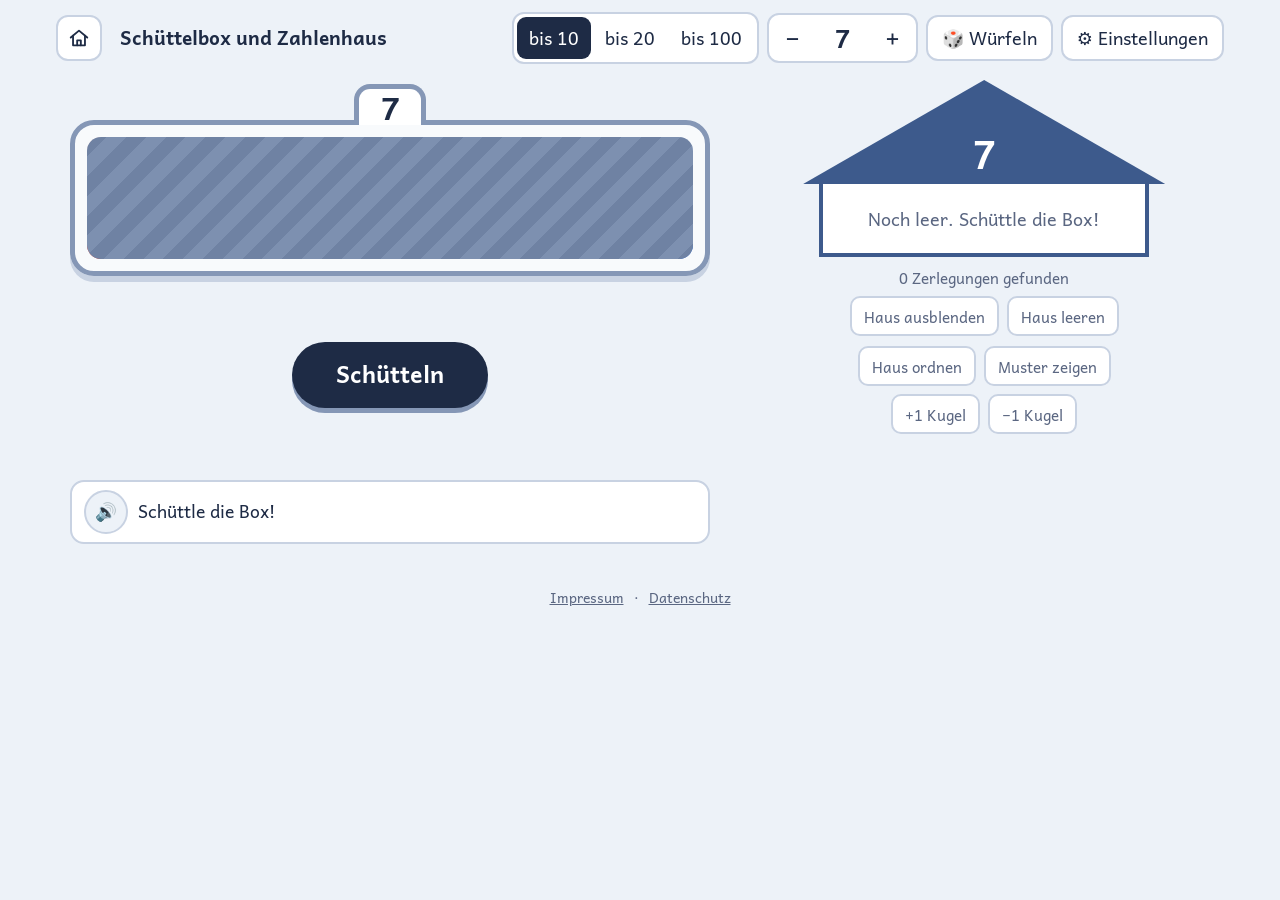
<file: schuettelbox/index.html>
<!doctype html>
<html lang="de">
<head>
<meta charset="utf-8">
<meta name="viewport" content="width=device-width, initial-scale=1, viewport-fit=cover">
<title>Schüttelbox und Zahlenhaus</title>
<meta name="description" content="Zahlzerlegung für die Grundschule mit Schüttelbox, Wendeplättchen oder Würfeln und dem Zahlenhaus – am Digiboard, Tablet oder Handy.">
<meta name="apple-mobile-web-app-capable" content="yes">
<meta name="mobile-web-app-capable" content="yes">
<meta name="apple-mobile-web-app-title" content="Schüttelbox">
<meta name="theme-color" content="#EDF2F8">
<link rel="icon" href="icon.svg" type="image/svg+xml">
<link rel="apple-touch-icon" href="apple-touch-icon.png">
<style>
/* Schrift Andika (SIL Open Font License, siehe fonts/OFL.txt) – lokal, ohne Google-Server */
@font-face{font-family:'Andika';font-style:normal;font-weight:400;font-display:swap;src:url(fonts/andika-400.woff2) format('woff2')}
@font-face{font-family:'Andika';font-style:normal;font-weight:700;font-display:swap;src:url(fonts/andika-700.woff2) format('woff2')}
:root{
  /* Farbcode wie im Schulbuch: --blue = linker Teil (rot), --red = rechter Teil (blau) */
  color-scheme: light;
  --bg:#EDF2F8; --paper:#FFFFFF; --ink:#1E2B45; --muted:#5B6782;
  --blue:#D6453B; --blue-t:#FBE3E0; --red:#2F6FDB; --red-t:#E2EBFB;
  --ball:#F2B33D; --ball-hi:#FFE6A3; --ball-edge:#B97E10;
  --box:#8597B6; --boxfill:rgba(255,255,255,.65); --lid:#6F82A3; --lid2:#7D90B0;
  --roof:#3D5A8C; --line:#C8D2E2; --ok:#24875A; --sel:#FFF1C9; --onink:#FFFFFF;
  box-sizing:border-box;
  padding-top:env(safe-area-inset-top,0px);
  padding-bottom:env(safe-area-inset-bottom,0px);
}
@media (prefers-color-scheme: dark){
  :root:not([data-theme="light"]){
    color-scheme: dark;
    --bg:#131A29; --paper:#1D2637; --ink:#EAF0FA; --muted:#A5B1C8;
    --blue:#F0837A; --blue-t:#43272A; --red:#77A3F2; --red-t:#203250;
    --ball:#F2B33D; --ball-hi:#FFE2A0; --ball-edge:#9C6A0C;
    --box:#6C7C99; --boxfill:rgba(255,255,255,.04); --lid:#4D5D7A; --lid2:#566785;
    --roof:#5A79B0; --line:#33405A; --ok:#3FAE74; --sel:#463A18; --onink:#131A29;
  }
}
:root[data-theme="dark"]{
  color-scheme: dark;
  --bg:#131A29; --paper:#1D2637; --ink:#EAF0FA; --muted:#A5B1C8;
  --blue:#F0837A; --blue-t:#43272A; --red:#77A3F2; --red-t:#203250;
  --ball:#F2B33D; --ball-hi:#FFE2A0; --ball-edge:#9C6A0C;
  --box:#6C7C99; --boxfill:rgba(255,255,255,.04); --lid:#4D5D7A; --lid2:#566785;
  --roof:#5A79B0; --line:#33405A; --ok:#3FAE74; --sel:#463A18; --onink:#131A29;
}
[hidden]{display:none!important}
html{scroll-padding-top:env(safe-area-inset-top,0px)}
*,*::before,*::after{box-sizing:border-box}
body{margin:0;background:var(--bg);color:var(--ink);font-family:'Andika',"Comic Neue","Trebuchet MS",system-ui,-apple-system,sans-serif;font-size:18px;line-height:1.4;-webkit-tap-highlight-color:transparent}
button{font:inherit;color:inherit;cursor:pointer;touch-action:manipulation}
:focus-visible{outline:3px solid var(--ball);outline-offset:2px}

/* Kopfzeile */
.top{display:flex;flex-wrap:wrap;align-items:center;gap:10px 18px;padding:12px max(16px,env(safe-area-inset-left,0px)) 8px max(16px,env(safe-area-inset-right,0px));max-width:1200px;margin:0 auto}
h1{font-size:1.2rem;margin:0;font-weight:700}
.tools{display:flex;flex-wrap:wrap;gap:8px;align-items:center;margin-left:auto}
.seg{display:inline-flex;flex-wrap:wrap;background:var(--paper);border:2px solid var(--line);border-radius:12px;padding:3px;gap:2px}
.seg button{border:0;background:transparent;padding:6px 12px;border-radius:9px;min-height:42px}
.seg button[aria-pressed="true"]{background:var(--ink);color:var(--onink)}
.stepper{display:inline-flex;align-items:center;background:var(--paper);border:2px solid var(--line);border-radius:12px}
.stepper button{width:46px;height:46px;border:0;background:transparent;font-size:1.6rem;line-height:1}
#nIn{width:3.4ch;font:inherit;font-size:1.6rem;font-weight:700;text-align:center;border:0;background:transparent;color:var(--ink);-moz-appearance:textfield;appearance:textfield}
#nIn::-webkit-inner-spin-button,#nIn::-webkit-outer-spin-button{-webkit-appearance:none;margin:0}
.tool{min-height:46px;padding:0 14px;border-radius:12px;border:2px solid var(--line);background:var(--paper);display:inline-flex;align-items:center;gap:6px}
#lockBtn{display:none}
body.kid #lockBtn{display:inline-flex}
body.kid .settings,body.kid #zrSeg,body.kid .stepper,body.kid #clearBtn,body.kid #houseBtn{display:none}
.legal{text-align:center;font-size:14px;color:var(--muted);padding:0 16px 20px}
.legal a{color:var(--muted);display:inline-block;padding:12px 6px}
body.kid .home{display:none}
a.tool{color:inherit;text-decoration:none}
.home svg{width:22px;height:22px;flex:none}
@media (max-width:1300px){.home .lbl{display:none}.home{min-width:46px;padding:0;justify-content:center}}

/* Einstellungen */
.settings{position:relative}
.settings summary{list-style:none}
.settings summary::-webkit-details-marker{display:none}
.panel{position:absolute;right:0;top:calc(100% + 8px);width:min(380px,calc(100vw - 24px));max-height:78vh;overflow-y:auto;background:var(--paper);border:2px solid var(--line);border-radius:16px;padding:6px 16px 16px;z-index:60;box-shadow:0 12px 30px rgba(0,0,0,.18)}
.panel h2{font-size:1rem;margin:16px 0 6px}
.panel label{display:flex;gap:10px;align-items:center;min-height:40px}
.panel input[type=checkbox]{width:22px;height:22px;accent-color:var(--blue);flex:none}
.panel input[type=text]{font:inherit;width:100%;padding:6px 10px;border-radius:10px;border:2px solid var(--line);background:var(--bg);color:var(--ink)}
.names{display:grid;grid-template-columns:1fr 1fr;gap:8px;margin-top:6px}
.hint{font-size:.85rem;color:var(--muted);margin:6px 0 0}
.linknote{background:var(--sel);border-radius:10px;padding:8px 12px;margin:12px 0 0;font-size:.9rem}
.linknote a{color:inherit}
.linkrow{display:flex;flex-wrap:wrap;gap:8px}
.linkout{display:block;width:100%;margin-top:8px;font:inherit;font-size:.8rem;padding:8px 10px;border-radius:10px;border:2px solid var(--line);background:var(--bg);color:var(--ink)}
.panel .done{margin-top:18px;width:100%;justify-content:center;font-weight:700}
.vrow{display:flex;align-items:center;gap:6px;padding:5px 0;border-bottom:1px solid var(--line)}
.vrow span{font-size:.9rem;flex:1}
.vrow button{min-width:42px;min-height:38px;border-radius:9px;border:2px solid var(--line);background:var(--bg);font-size:.9rem}
.vrow button.rec{border-color:var(--red);color:var(--red);font-weight:700}
.vrow .mark{color:var(--ok);font-weight:700}
@media (max-width:780px){
  .panel{position:fixed;left:12px;right:12px;top:auto;bottom:calc(12px + env(safe-area-inset-bottom,0px));width:auto;max-height:70vh;max-height:70dvh}
}

/* Bühne */
.stage{display:grid;grid-template-columns:minmax(0,1.4fr) minmax(260px,1fr);gap:28px;padding:8px 20px 32px;max-width:1200px;margin:0 auto;align-items:start}
@media (max-width:780px){.stage{grid-template-columns:1fr;gap:22px;padding:6px 12px 24px}}
.boxside{display:flex;flex-direction:column;align-items:center;gap:12px;min-width:0}

/* Partner */
.partnerbar{display:flex;gap:8px;align-items:center;flex-wrap:wrap;justify-content:center}
.who{padding:6px 14px;border-radius:20px;border:2px solid var(--line);background:var(--paper)}
.who.on{background:var(--ink);color:var(--onink);border-color:var(--ink)}
.who.on::after{content:" ist dran"}

/* Würfel */
.dicetray{display:flex;gap:12px;align-items:center;min-height:62px}
.die{width:58px;height:58px;background:var(--paper);border:3px solid var(--ink);border-radius:12px;display:grid;grid-template-columns:repeat(3,1fr);grid-template-rows:repeat(3,1fr);padding:7px;gap:2px}
.die i{border-radius:50%}
.die i.on{background:var(--ink)}
.die.digit{display:flex;flex-direction:column;align-items:center;justify-content:center;padding:0}
.die.digit b{font-size:1.8rem;line-height:1}
.die.digit small{font-size:.65rem;color:var(--muted)}
.die.rolling{animation:roll .14s linear infinite}
@keyframes roll{50%{transform:rotate(12deg) translateY(-4px)}}
.dsum{font-size:1.5rem;font-weight:700}

/* Schüttelbox */
.box{position:relative;display:grid;grid-template-columns:1fr 14px 1fr;width:100%;max-width:640px;padding:12px;border-radius:24px;background:var(--boxfill);border:5px solid var(--box);box-shadow:0 6px 0 var(--line)}
.divider{background:var(--box);border-radius:7px;margin:0 3px}
.chamber{position:relative;display:flex;align-items:flex-end;justify-content:center;padding:10px;border-radius:14px;min-height:110px;overflow:hidden}
.chamber.l{background:var(--blue-t);box-shadow:inset 0 -6px 0 var(--blue)}
.chamber.r{background:var(--red-t);box-shadow:inset 0 -6px 0 var(--red)}
.balls{display:flex;flex-wrap:wrap-reverse;align-content:flex-start;margin-bottom:4px}
.ball{flex:none;border-radius:50%;background:radial-gradient(circle at 34% 30%,var(--ball-hi),var(--ball) 52%,var(--ball-edge));box-shadow:0 1px 1px rgba(0,0,0,.25)}
.ball.drop{animation:drop .45s cubic-bezier(.3,1.45,.5,1) both}
@keyframes drop{from{transform:translateY(-48px);opacity:0}to{transform:none;opacity:1}}
.shaking{animation:shake .65s ease-in-out}
@keyframes shake{0%,100%{transform:none}15%{transform:translateX(-14px) rotate(-4deg)}30%{transform:translateX(12px) rotate(3deg)}45%{transform:translateX(-10px) rotate(-3deg)}60%{transform:translateX(8px) rotate(2deg)}78%{transform:translateX(-4px) rotate(-1deg)}}
.shaking .ball,.shaking .plate{animation:jit .15s linear infinite alternate}
@keyframes jit{to{transform:translate(3px,-9px)}}
.lid{position:absolute;inset:0;z-index:2;border:0;border-radius:14px;background:repeating-linear-gradient(135deg,var(--lid) 0 14px,var(--lid2) 14px 28px);color:#fff;font-size:3.4rem;font-weight:700;display:flex;align-items:center;justify-content:center}
.lid.open{inset:6px 6px auto auto;padding:3px 10px;font-size:.8rem;font-weight:400;background:var(--paper);color:var(--ink);border:2px solid var(--line);border-radius:8px}

/* Vor dem ersten Schütteln: Box zu, Plättchen grau – nichts vorwegnehmen */
.box.closed::after{content:"";position:absolute;inset:12px;z-index:2;border-radius:14px;background:repeating-linear-gradient(135deg,var(--lid) 0 14px,var(--lid2) 14px 28px)}
.box.closed .balls,.box.closed .lid{visibility:hidden}
.plates.closed .plate{background:var(--box)}

/* Zahl auf der Box */
.boxnum{position:absolute;top:-41px;left:50%;transform:translateX(-50%);min-width:72px;padding:0 18px;background:var(--paper);color:var(--ink);border:5px solid var(--box);border-bottom:0;border-radius:16px 16px 0 0;font-size:2rem;font-weight:700;text-align:center;line-height:36px;z-index:3}
.plates .boxnum{border-color:var(--line);border-width:3px;top:-39px}
.box.hasnum,.plates.hasnum{margin-top:40px}

/* Würfel in der Box */
.cdie{display:grid;grid-template-columns:repeat(3,1fr);grid-template-rows:repeat(3,1fr);background:var(--paper);border:4px solid var(--blue);border-radius:18%;padding:11%;gap:5%;margin-bottom:8px;box-shadow:0 4px 0 rgba(0,0,0,.12)}
.chamber.r .cdie{border-color:var(--red)}
.cdie i{border-radius:50%}
.cdie i.on{background:var(--ink)}
.cdie.drop{animation:dieroll .55s cubic-bezier(.3,1.3,.5,1) both}
@keyframes dieroll{from{transform:translateY(-40px) rotate(-90deg);opacity:0}to{transform:none;opacity:1}}
.shaking .cdie{animation:jit .15s linear infinite alternate}

/* Wendeplättchen */
.plates{position:relative;width:100%;max-width:640px;padding:18px;background:var(--paper);border:3px solid var(--line);border-radius:20px;display:flex;justify-content:center;box-shadow:0 6px 0 var(--line)}
.pgrid{display:flex;flex-wrap:wrap;align-content:flex-start}
.plate{flex:none;border-radius:50%;box-shadow:inset 0 -3px 0 rgba(0,0,0,.18)}
.plate.b{background:var(--blue)}
.plate.r{background:var(--red)}
.plate.flip{animation:flip .5s both}
@keyframes flip{0%{transform:rotateY(0)}50%{transform:rotateY(90deg)}100%{transform:none}}

.tags{display:grid;grid-template-columns:1fr 14px 1fr;width:100%;max-width:640px;padding:0 17px;text-align:center;min-height:2.6rem}
.tag{font-size:2rem;font-weight:700;line-height:1.3}
.tag.l{color:var(--blue)}
.tag.r{color:var(--red);grid-column:3}
.shake{min-height:66px;padding:0 44px;font-size:1.45rem;font-weight:700;border-radius:34px;border:0;background:var(--ink);color:var(--onink);box-shadow:0 5px 0 var(--box)}
.shake:active{transform:translateY(3px);box-shadow:0 2px 0 var(--box)}
.eqrow{display:flex;align-items:center;justify-content:center;gap:12px;flex-wrap:wrap;min-height:3rem}
.peek{min-height:44px;padding:0 16px;border-radius:12px;border:2px solid var(--line);background:var(--paper)}
.eq{font-size:2.1rem;font-weight:700;margin:0;display:flex;gap:.35em;align-items:center}
.eq .l{color:var(--blue)}
.eq .r{color:var(--red)}
.eq i{font-style:normal;display:inline-block;min-width:1.5em;border:2px dashed var(--muted);border-radius:8px;text-align:center;line-height:1.2;color:var(--muted)}
.msg{display:flex;gap:10px;align-items:center;max-width:640px;width:100%;background:var(--paper);border-radius:14px;padding:8px 12px;border:2px solid var(--line);min-height:62px}
.msg p{margin:0;font-size:1.1rem}
#sayBtn{width:44px;height:44px;border-radius:50%;border:2px solid var(--line);background:var(--bg);flex:none;font-size:1.1rem}

/* Zahlenhaus */
.houseside{min-width:0}
.house{width:100%;max-width:330px;margin:0 auto}
.roof{height:104px;margin:0 -16px;background:var(--roof);clip-path:polygon(50% 0,100% 100%,0 100%);display:flex;align-items:flex-end;justify-content:center;padding-bottom:12px;color:#fff;font-size:2.4rem;font-weight:700;line-height:1}
.hbody{background:var(--paper);border:4px solid var(--roof);border-top:0;max-height:min(56vh,520px);overflow-y:auto;overscroll-behavior:contain}
.hrow{display:grid;grid-template-columns:1fr 1fr;width:100%;border:0;background:transparent;padding:0;border-bottom:2px solid var(--line);text-align:center}
.hrow:last-child{border-bottom:0}
.hc{display:flex;align-items:center;justify-content:center;min-height:46px;font-size:1.6rem;font-weight:700;border:0;background:transparent;padding:0}
.hc.l{color:var(--blue);border-right:3px solid var(--roof)}
.hc.r{color:var(--red)}
.hrow.blank .hc{min-height:40px}
.hrow.sel{background:var(--sel)}
.hrow.swap{background:repeating-linear-gradient(135deg,transparent 0 8px,var(--sel) 8px 12px)}
.hrow.pop{animation:pop .5s}
@keyframes pop{40%{transform:scale(1.06)}}
.step{display:grid;grid-template-columns:1fr 1fr;height:0;position:relative;z-index:1}
.step span{justify-self:center;transform:translateY(-50%);font-size:.8rem;font-weight:700;padding:0 7px;border-radius:9px;background:var(--paper);border:1.5px solid currentColor;line-height:1.35}
.step .l{color:var(--blue)}
.step .r{color:var(--red)}
.empty{padding:22px 14px;text-align:center;color:var(--muted);margin:0}
.pending{background:var(--paper);border:4px solid var(--roof);border-top:3px dashed var(--roof);padding-top:6px}
.house.collapsed .roof,.house.collapsed .hbody{display:none}
.house.collapsed .pending{border-top:4px solid var(--roof)}
.houseoff{max-width:330px;margin:0 auto 12px;padding:22px 16px;border:3px dashed var(--line);border-radius:16px;text-align:center;color:var(--muted)}
.houseoff p{margin:0 0 12px}
.plabel{margin:0 10px 4px;font-size:.95rem;color:var(--muted);text-align:center}
.prow{border-bottom:0}
.prow .hc{min-height:54px}
.prow .hc.in{background:var(--bg);box-shadow:inset 0 0 0 2px var(--muted);margin:4px;border-radius:8px}
.prow .hc.l.in{border-right:0}
.prow .hc.act{box-shadow:inset 0 0 0 4px var(--ball)}
.prow.nope{animation:nope .4s}
@keyframes nope{25%{transform:translateX(-8px)}50%{transform:translateX(7px)}75%{transform:translateX(-4px)}}
.hfoot,.nbrow{display:flex;flex-wrap:wrap;justify-content:space-between;align-items:center;gap:8px;max-width:330px;margin:10px auto 0;color:var(--muted);font-size:.95rem}
.nbrow,.hfoot{justify-content:center}
#count{flex-basis:100%;text-align:center}
.hfoot button,.nbrow button{min-height:40px;padding:0 12px;border-radius:10px;border:2px solid var(--line);background:var(--paper)}
.house.full .roof{animation:pop .7s 2}
/* Ansicht „Nur Haus“: von der Box bleiben nur Würfel und Ansage */
body.v-house .boxside > :not(.msg):not(.dicetray){display:none}
body.v-house .stage{grid-template-columns:1fr;max-width:560px}
body.v-house #houseBtn{display:none}
body.v-house .house{max-width:380px}
.keypad{display:grid;grid-template-columns:repeat(3,1fr);gap:8px;max-width:280px;margin:14px auto 0}
.keypad button{min-height:56px;font-size:1.5rem;border-radius:12px;border:2px solid var(--line);background:var(--paper)}
.keypad .ok{background:var(--ok);color:#fff;border-color:var(--ok);font-size:1.15rem}

/* Dialog */
.dlg{position:fixed;inset:0;background:rgba(10,15,25,.55);display:flex;align-items:center;justify-content:center;z-index:90;padding:16px}
.dlgbox{background:var(--paper);border-radius:18px;padding:20px;width:min(340px,100%);display:flex;flex-direction:column;gap:10px}
.dlgbox h2{margin:0;font-size:1.15rem}
.dlgbox p{margin:0}
#dlgIn{font:inherit;font-size:1.6rem;text-align:center;letter-spacing:.3em;padding:8px;border-radius:12px;border:2px solid var(--line);background:var(--bg);color:var(--ink)}
.dlgerr{color:var(--red);min-height:1.4em;font-size:.95rem}
.dlgbtns{display:flex;gap:10px;justify-content:flex-end}
.dlgbtns .ok{background:var(--ink);color:var(--onink);border-color:var(--ink);font-weight:700}
.linkbtn{border:0;background:transparent;color:var(--muted);text-decoration:underline;align-self:flex-start;padding:4px 0}

/* Verbindungslinien */
#links{position:fixed;inset:0;width:100%;height:100%;pointer-events:none;z-index:30;opacity:0;transition:opacity .4s}
#links.show{opacity:1}
.glow{animation:glow 1.8s}
@keyframes glow{30%{filter:brightness(1.12) drop-shadow(0 0 10px var(--ball))}}

@media (prefers-reduced-motion:reduce){
  *,*::before,*::after{animation-duration:.01ms!important;animation-iteration-count:1!important;transition:none!important}
}

/* ---------- Arbeitsblätter (A4, Druck über den Browser, auch schwarz-weiß) ---------- */
.sheets{position:fixed;inset:0;z-index:100;background:#4a5568;display:flex;flex-direction:column}
.sbar{background:var(--paper);color:var(--ink);border-bottom:2px solid var(--line);padding:10px max(14px,env(safe-area-inset-left,0px)) 12px;display:flex;flex-direction:column;gap:8px;max-height:52vh;overflow-y:auto}
.sbar .stop{display:flex;align-items:center;gap:10px;flex-wrap:wrap}
.sbar h2{margin:0;font-size:1.2rem;flex:1}
.sbar .srow{display:flex;align-items:center;gap:8px;flex-wrap:wrap}
.sbar .slab{min-width:84px;font-size:.9rem;color:var(--muted)}
.sbar .tool[aria-pressed="true"]{background:var(--ink);color:var(--onink);border-color:var(--ink)}
.sbar .print{background:var(--ok);color:#fff;border-color:var(--ok);font-weight:700;font-size:1.1rem;padding:0 22px}
.sbar label{display:inline-flex;align-items:center;gap:8px;min-height:44px}
.sbar input[type=checkbox]{width:22px;height:22px;accent-color:var(--blue)}
.sbar .sinfo{font-size:.85rem;color:var(--muted);margin:0}
#spages{--f:1;flex:1;overflow:auto;padding:16px 12px;display:flex;flex-direction:column;align-items:center;gap:18px}
.swrap{width:calc(210mm * var(--f));height:calc(297mm * var(--f));flex:none;box-shadow:0 6px 24px rgba(0,0,0,.35);background:#fff}
.sheet{width:210mm;height:297mm;transform:scale(var(--f));transform-origin:top left;box-sizing:border-box;padding:12mm 14mm 10mm;background:#fff;color:#1f2937;position:relative;overflow:hidden;font-family:'Andika',sans-serif;-webkit-print-color-adjust:exact;print-color-adjust:exact}
.sheet .nd{display:flex;justify-content:space-between;font-size:3.8mm;margin-bottom:4mm}
.sheet .ln{display:inline-block;border-bottom:.35mm solid #374151;vertical-align:bottom}
.sheet .sh{display:flex;align-items:center;gap:4mm;border-bottom:.7mm solid #1f2937;padding-bottom:2mm}
.sheet .sico{width:17mm;height:17mm;flex:none}
.sheet .ssub{font-size:3.1mm;letter-spacing:.25mm;color:#6b7280;font-weight:700;text-transform:uppercase}
.sheet .stit{font-size:8mm;font-weight:700;line-height:1.1}
.sheet .stit em{font-style:normal;color:#6b7280}
.sheet .stext{background:#f3f4f6;border-radius:2.5mm;padding:2mm 4mm;margin:3mm 0 4mm;font-size:3.6mm;line-height:1.35;color:#374151}
.sheet .sfoot{position:absolute;left:14mm;right:14mm;bottom:5mm;display:flex;justify-content:space-between;font-size:2.8mm;color:#9ca3af}
.sheet .sgrid{display:grid;gap:4mm;justify-items:center;align-items:start}
.sheet .task{position:relative;border:.3mm solid #d1d5db;border-radius:3mm;padding:6mm 3mm 3mm;display:flex;justify-content:center;width:100%;box-sizing:border-box}
.sheet .task.ex{border:.5mm dashed #6b7280}
.sheet .tno{position:absolute;top:1.3mm;left:2.5mm;font-size:3.4mm;font-weight:700;color:#6b7280}
.sheet .deck{display:flex;flex-direction:column;align-items:center;text-align:center}
.aland{width:297mm;height:210mm;display:flex;background:#fff;transform:scale(var(--f));transform-origin:top left;position:relative}
.aland::after{content:"";position:absolute;left:50%;top:0;bottom:0;border-left:.2mm dashed #d1d5db}
.landscape .swrap{width:calc(297mm * var(--f));height:calc(210mm * var(--f))}
.a5{width:148.5mm;height:210mm;overflow:hidden;position:relative}
.a5 .sheet{transform:scale(.70711)}
@media print{
  @page{size:A4 portrait;margin:0}
  :root,html,body{padding:0!important;background:#fff!important}
  body>*:not(#sheets){display:none!important}
  #sheets{position:static!important;display:block!important;background:#fff!important}
  #sheets .sbar{display:none!important}
  #spages{--f:1!important;display:block!important;padding:0!important;overflow:visible!important}
  .swrap{box-shadow:none!important;break-after:page;page-break-after:always;break-inside:avoid;overflow:hidden}
  .swrap:last-child{break-after:auto;page-break-after:auto}
  body{overflow:visible!important}
  /* Luft für Drucker/Safari: Safari druckt mit Rand und verkleinert die Seite auf die Breite –
     dann wird sie etwas zu hoch und es entstehen leere Zwischenseiten. Deshalb jede Druckseite
     etwas niedriger als A4 und den Inhalt mittig verkleinert (Faltkante bleibt in der Mitte). */
  #spages>.swrap{width:210mm!important;height:283mm!important}
  #spages>.swrap>.sheet{transform:scale(.952)!important;transform-origin:top center!important}
  #spages.landscape>.swrap{width:297mm!important;height:196mm!important}
  #spages.landscape .aland{transform:scale(.932)!important;transform-origin:top center!important}
}
</style>
<style id="wsPageSize"></style>
</head>
<body>
<header class="top">
  <a class="tool home" href="../" aria-label="Zur Startseite: alle Matheapps" title="Alle Apps"><svg viewBox="0 0 24 24" fill="none" stroke="currentColor" stroke-width="2" stroke-linecap="round" stroke-linejoin="round" aria-hidden="true"><path d="M3 11.5 12 4l9 7.5"/><path d="M5.5 9.5V20h13V9.5"/><path d="M10 20v-5.5h4V20"/></svg><span class="lbl">Alle Apps</span></a>
  <h1>Schüttelbox und Zahlenhaus</h1>
  <button id="lockBtn" class="tool" type="button">🔒 Lehrkraft</button>
  <div class="tools">
    <div class="seg" id="zrSeg" role="group" aria-label="Zahlenraum"></div>
    <div class="stepper" role="group" aria-label="Zahl">
      <button id="minus" type="button" aria-label="Eins weniger">−</button>
      <input id="nIn" type="number" inputmode="numeric" min="1" max="100" aria-label="Zahl im Dach">
      <button id="plus" type="button" aria-label="Eins mehr">+</button>
    </div>
    <button id="diceBtn" class="tool" type="button">🎲 Würfeln</button>
    <details class="settings" id="settings">
      <summary class="tool">⚙︎ Einstellungen</summary>
      <div class="panel" id="panel"></div>
    </details>
  </div>
</header>

<main class="stage">
  <section class="boxside" aria-label="Schüttelbox">
    <div id="partnerBar" class="partnerbar" hidden></div>
    <div id="diceTray" class="dicetray" hidden></div>
    <div id="box" class="box"><div class="boxnum" id="boxN"></div>
      <div class="chamber l" id="chL"><div class="balls"></div><button class="lid" id="lidL" type="button" hidden></button></div>
      <div class="divider"></div>
      <div class="chamber r" id="chR"><div class="balls"></div><button class="lid" id="lidR" type="button" hidden></button></div>
    </div>
    <div id="plates" class="plates" hidden><div class="boxnum" id="platesN"></div><div class="pgrid"></div></div>
    <div class="tags" aria-live="polite"><span id="tagL" class="tag l"></span><span id="tagR" class="tag r"></span></div>
    <button id="shakeBtn" class="shake" type="button">Schütteln</button>
    <div class="eqrow"><p id="eq" class="eq" aria-live="polite"></p><button id="eqBtn" class="peek" type="button" hidden>Plusaufgabe zeigen</button></div>
    <div class="msg"><button id="sayBtn" type="button" aria-label="Vorlesen">🔊</button><p id="msg" aria-live="polite"></p></div>
  </section>

  <section class="houseside" aria-label="Zahlenhaus">
    <div class="houseoff" id="houseOff" hidden><p>Das Zahlenhaus ist ausgeblendet.</p><button id="houseOn" class="peek" type="button">Haus einblenden</button></div>
    <div class="house" id="house">
      <div class="roof"><span id="roofN"></span></div>
      <div class="hbody" id="hbody"></div>
      <div class="pending" id="pending" hidden></div>
    </div>
    <div id="keypad" class="keypad" hidden></div>
    <div class="hfoot"><span id="count"></span><button id="houseBtn" type="button">Haus ausblenden</button><button id="clearBtn" type="button">Haus leeren</button></div>
    <div class="nbrow" id="nbrow"><button id="sortBtn" type="button">Haus ordnen</button><button id="patBtn" type="button">Muster zeigen</button><button id="plusOne" type="button">+1 Kugel</button><button id="minusOne" type="button">−1 Kugel</button></div>
  </section>
</main>

<footer class="legal"><a href="../impressum.html">Impressum</a> · <a href="../datenschutz.html">Datenschutz</a></footer>

<div class="dlg" id="dlg" hidden>
  <div class="dlgbox" role="dialog" aria-modal="true" aria-labelledby="dlgT">
    <h2 id="dlgT"></h2>
    <p id="dlgP" class="hint"></p>
    <input id="dlgIn" type="password" inputmode="numeric" autocomplete="off" maxlength="6">
    <p id="dlgE" class="dlgerr"></p>
    <div class="dlgbtns"><button id="dlgX" class="peek" type="button">Abbrechen</button><button id="dlgOk" class="peek ok" type="button">OK</button></div>
    <button id="dlgForgot" class="linkbtn" type="button">Code vergessen?</button>
  </div>
</div>
<div class="sheets" id="sheets" hidden>
  <div class="sbar" id="sbar"></div>
  <div id="spages"></div>
</div>
<svg id="links" aria-hidden="true"></svg>

<script>
(function(){
const $=s=>document.querySelector(s);
const KEY='schuettelbox-v2', VKEY='schuettelbox-voice';
const DEF={view:'both',zero:true,zr:10,n:7,hide:'none',mode:'auto',rand:'real',eq:'button',tags:false,house:true,links:true,sorted:false,empty:true,pattern:false,sound:true,speak:false,boxnum:true,material:'box',diceTarget:'roof',partner:false,names:['Kind 1','Kind 2'],kid:false,code:''};
let S={...DEF};
try{const v=JSON.parse(localStorage.getItem(KEY)||'null'); if(v){ S={...DEF,...v}; if(!('view' in v)&&v.house===false) S.view='box'; }}catch(e){}
function save(){ if(LINK) return; try{localStorage.setItem(KEY,JSON.stringify(S));}catch(e){} }

/* ---------- Einstellungen per Link ----------
   z. B. ?zahl=7&material=plaettchen&haus=1 – gilt nur für diese Sitzung, wird nicht gespeichert.
   Namen und Lehrkraft-Code kommen nie in den Link. */
const B01=[['1',true],['0',false]];
const LP=[
  ['zr','zr',[['10',10],['20',20],['100',100]]],
  ['material','material',[['box','box'],['plaettchen','plates'],['wuerfel','dice']]],
  ['kammern','hide',[['offen','none'],['links','left'],['rechts','right'],['beide','both'],['zufall','random']]],
  ['eintragen','mode',[['auto','auto'],['kinder','self']]],
  ['plus','eq',[['knopf','button'],['immer','always'],['aus','off']]],
  ['wuerfel','diceTarget',[['dach','roof'],['kammer','chamber']]],
  ['kugeln','rand',[['echt','real'],['gleich','uniform']]],
  ['ansicht','view',[['beide','both'],['box','box'],['haus','house']]],['null','zero',B01],
  ['boxzahl','boxnum',B01],['ordnen','sorted',B01],['leer','empty',B01],['muster','pattern',B01],
  ['anzahl','tags',B01],['linien','links',B01],['ton','sound',B01],['vorlesen','speak',B01],['partner','partner',B01],['kinder','kid',B01]
];
const LALIAS={n:'zahl',mat:'material'};
const LINK=(()=>{
  let q; try{ q=new URLSearchParams(location.search); }catch(e){ return false; }
  const get=k=>{ if(q.has(k)) return q.get(k); for(const a in LALIAS) if(LALIAS[a]===k&&q.has(a)) return q.get(a); return null; };
  if(!LP.some(([p])=>get(p)!==null)&&get('zahl')===null&&get('haus')===null) return false;
  S={...DEF,names:[...DEF.names],mig3:true};
  LP.forEach(([p,k,opts])=>{ const v=get(p); if(v===null) return; const m=opts.find(o=>o[0]===v.trim().toLowerCase()); if(m) S[k]=m[1]; });
  const n=parseInt(get('zahl'),10); if(n>0) S.n=n;
  if(get('ansicht')===null&&get('haus')==='0') S.view='box'; // ältere Links
  if(S.pattern) S.sorted=true;
  return true;
})();
function linkURL(kid){
  const parts=['zahl='+S.n];
  LP.forEach(([p,k,opts])=>{ if(k==='kid') return; if(S[k]!==DEF[k]){ const m=opts.find(o=>o[1]===S[k]); if(m) parts.push(p+'='+m[0]); } });
  if(kid) parts.push('kinder=1');
  return location.origin+location.pathname+'?'+parts.join('&');
}
if(!S.mig3){ S.sorted=false; S.pattern=false; S.mig3=true; save(); }
let voices={}; try{voices=JSON.parse(localStorage.getItem(VKEY)||'{}')||{};}catch(e){}

let left=0,right=0,plates=[],shaken=false,hid={left:false,right:false},open={left:false,right:false},eqShown=false,busy=false;
let rows=[],pending=null,selectedA=null,lastMsg='',lastClip=null,msgSeq=0,dice=null,motionOn=false,gotMotion=false;
let turn=0,phase='shake',impulseShown=false;
const PIPS={1:[4],2:[0,8],3:[0,4,8],4:[0,2,6,8],5:[0,2,4,6,8],6:[0,2,3,5,6,8]};
const rnd=k=>Math.floor(Math.random()*k);
const esc=t=>String(t).replace(/[&<>"]/g,c=>({'&':'&amp;','<':'&lt;','>':'&gt;','"':'&quot;'}[c]));
const usePlates=()=>S.material==='plates'&&!S.partner;
const useDice=()=>S.material==='dice';
const possible=a=>(S.zero||(a>=1&&S.n-a>=1))&&(!useDice()||(a>=1&&a<=6&&S.n-a>=1&&S.n-a<=6));
const houseOn=()=>S.view!=='box', houseOnly=()=>S.view==='house';
const minN=()=>useDice()||!S.zero?2:1;
const isFull=()=>rows.length>=possibleList().length;
const possibleList=()=>Array.from({length:S.n+1},(_,a)=>a).filter(possible);
const NONE=()=>({left:false,right:false});
const pickHide=()=>{
  if(usePlates()||S.partner) return NONE();
  const h=S.hide; if(h==='random'){ const l=Math.random()<.5; return {left:l,right:!l}; }
  return {left:h==='left'||h==='both',right:h==='right'||h==='both'};
};
const visible=side=>!hid[side]||open[side];
const revealAll=()=>{ open={left:true,right:true}; };
const nameA=()=>S.names[turn]||'Kind 1', nameB=()=>S.names[1-turn]||'Kind 2';

function split(){
  if(useDice()){ const l=possibleList(); return l.length?l[rnd(l.length)]:0; }
  if(S.rand==='uniform') return S.zero||S.n<2?rnd(S.n+1):1+rnd(S.n-1);
  for(let t=0;t<60;t++){ let a=0; for(let i=0;i<S.n;i++) if(Math.random()<.5) a++; if(S.zero||possible(a)) return a; }
  return 1+rnd(Math.max(1,S.n-1));
}
function makePlates(a){
  const arr=Array.from({length:S.n},(_,i)=>i<a);
  for(let i=arr.length-1;i>0;i--){ const j=rnd(i+1); [arr[i],arr[j]]=[arr[j],arr[i]]; }
  return arr;
}
function setSplit(a){ left=a; right=S.n-a; plates=makePlates(a); }

/* ---------- Kopf ---------- */
function renderZR(){
  const seg=$('#zrSeg'); seg.innerHTML='';
  [10,20,100].forEach(z=>{
    const b=document.createElement('button'); b.type='button'; b.textContent='bis '+z;
    b.setAttribute('aria-pressed',S.zr===z); b.onclick=()=>{S.zr=z; $('#diceTray').hidden=true; setN(Math.min(S.n,z));};
    seg.appendChild(b);
  });
  const inp=$('#nIn'); inp.max=S.zr; if(document.activeElement!==inp) inp.value=S.n;
  document.body.classList.toggle('kid',!!S.kid);
}

/* ---------- Material ---------- */
function grid(w){
  const n=S.n, cols=n<=20?5:10;
  const max=n<=10?44:n<=20?34:22, gap=n<=20?6:3, extra=n<=20?9:6;
  let size=Math.floor((w-(cols-1)*gap-(cols===10?extra:0))/cols);
  size=Math.max(7,Math.min(max,size));
  const rowsN=Math.ceil(n/cols), tens=cols===5?(n>10?1:0):(n>50?1:0);
  return {cols,size,gap,extra,h:rowsN*size+(rowsN-1)*gap+tens*extra,w:cols*size+(cols-1)*gap+(cols===10?extra:0)};
}
function structure(el,i,L,vert){
  if(L.cols===5&&i>=10&&i<15) el.style[vert]=L.extra+'px';
  if(L.cols===10){ if(i%10===4) el.style.marginRight=L.extra+'px'; if(i>=50&&i<60) el.style[vert]=L.extra+'px'; }
}
function fill(el,count,L,drop){
  el.innerHTML=''; el.style.width=L.w+'px'; el.style.gap=L.gap+'px';
  for(let i=0;i<count;i++){
    const b=document.createElement('span'); b.className='ball';
    b.style.width=b.style.height=L.size+'px'; structure(b,i,L,'marginBottom');
    if(drop){ b.classList.add('drop'); b.style.animationDelay=rnd(200)+'ms'; }
    el.appendChild(b);
  }
}
function dieIn(el,c,ch,drop){
  el.innerHTML=''; el.style.width=''; el.style.gap='';
  const size=Math.max(56,Math.min(130,Math.floor((ch.clientWidth-20)*.7)));
  const d=document.createElement('div'); d.className='cdie'+(drop?' drop':'');
  d.style.width=d.style.height=size+'px';
  d.innerHTML=Array.from({length:9},(_,k)=>`<i class="${(PIPS[c]||[]).includes(k)?'on':''}"></i>`).join('');
  d.setAttribute('role','img'); d.setAttribute('aria-label',c===1?'1 Auge':c+' Augen'); el.appendChild(d);
  return size;
}
function renderBox(drop){
  const dm=useDice(), L=dm?null:grid($('#chL').clientWidth-20);
  [['#chL',left,'left','#lidL','links'],['#chR',right,'right','#lidR','rechts']].forEach(([id,c,side,lidId,word])=>{
    const ch=$(id);
    if(dm){ const s=dieIn(ch.querySelector('.balls'),c,ch,drop); ch.style.minHeight=(s+36)+'px'; }
    else { ch.style.minHeight=(L.h+28)+'px'; fill(ch.querySelector('.balls'),c,L,drop); }
    /* Lösungsschutz: Was unter dem Deckel liegt, darf auch keine Vorlesehilfe
       (VoiceOver, „Bildschirminhalt sprechen“) finden – sonst liest sie z. B. „4 Augen“ vor. */
    const balls=ch.querySelector('.balls'), secret=!shaken||!visible(side);
    balls.setAttribute('aria-hidden',String(secret)); balls.inert=secret;
    const lid=$(lidId); lid.hidden=!hid[side];
    lid.classList.toggle('open',open[side]);
    lid.textContent=open[side]?'Zudecken':'?';
    lid.setAttribute('aria-label',open[side]?'Kammer '+word+' zudecken':'Kammer '+word+' aufdecken');
  });
}
function renderPlates(drop){
  const cont=$('#plates'), g=cont.querySelector('.pgrid');
  const L=grid(Math.min(cont.clientWidth-36,S.n<=20?320:560));
  L.size=Math.min(L.size*1.25|0,S.n<=10?52:S.n<=20?40:26); L.gap=Math.max(L.gap,S.n<=20?8:4);
  const w=L.cols*L.size+(L.cols-1)*L.gap+(L.cols===10?L.extra:0);
  g.innerHTML=''; g.style.width=w+'px'; g.style.gap=L.gap+'px';
  plates.forEach((blue,i)=>{
    const p=document.createElement('span'); p.className='plate '+(blue?'b':'r');
    p.style.width=p.style.height=L.size+'px'; structure(p,i,L,'marginTop');
    if(drop){ p.classList.add('flip'); p.style.animationDelay=rnd(220)+'ms'; }
    g.appendChild(p);
  });
}
function renderMaterial(drop){
  const pl=usePlates(); $('#box').hidden=pl; $('#plates').hidden=!pl;
  $('#boxN').textContent=$('#platesN').textContent=S.n;
  $('#boxN').hidden=$('#platesN').hidden=!S.boxnum;
  $('#box').classList.toggle('hasnum',!!S.boxnum); $('#plates').classList.toggle('hasnum',!!S.boxnum);
  $('#box').classList.toggle('closed',!shaken); $('#plates').classList.toggle('closed',!shaken);
  if(pl) renderPlates(drop); else renderBox(drop);
  const selfPending=pending&&(S.mode==='self'||S.partner);
  const tag=side=>(!shaken||!S.tags||selfPending)?'':(visible(side)?(side==='left'?left:right):'?');
  $('#tagL').textContent=tag('left'); $('#tagR').textContent=tag('right');
}
function renderEq(){
  const e=$('#eq'), btn=$('#eqBtn');
  const can=S.eq!=='off'&&shaken;
  btn.hidden=!(can&&S.eq==='button');
  btn.textContent=eqShown?'Plusaufgabe ausblenden':'Plusaufgabe zeigen';
  if(!(can&&(S.eq==='always'||eqShown))){e.innerHTML='';return;}
  if(pending&&S.mode==='self'&&!S.partner){e.innerHTML=`<span>${S.n}</span>=<i>?</i>+<i>?</i>`;return;}
  const a=visible('left')?`<span class="l">${left}</span>`:'<i>?</i>';
  const b=visible('right')?`<span class="r">${right}</span>`:'<i>?</i>';
  e.innerHTML=`<span>${S.n}</span>=${a}+${b}`;
}
function renderPartner(){
  const pb=$('#partnerBar'); pb.hidden=!S.partner; if(!S.partner){pb.innerHTML='';return;}
  const actor=phase==='answer'?1-turn:turn;
  pb.innerHTML=S.names.map((n,i)=>`<span class="who${i===actor?' on':''}">${esc(n)}</span>`).join('')+
    (phase==='cover'?'<button class="peek" type="button" data-c="left">Links zudecken</button><button class="peek" type="button" data-c="right">Rechts zudecken</button>':'');
  pb.querySelectorAll('[data-c]').forEach(b=>b.onclick=()=>cover(b.dataset.c));
}

/* ---------- Haus ---------- */
function renderHouse(){
  $('#house').classList.toggle('collapsed',!houseOn());
  $('#houseOff').hidden=houseOn(); $('#nbrow').hidden=!houseOn();
  $('#houseBtn').textContent=houseOn()?'Haus ausblenden':'Haus einblenden';
  $('#patBtn').textContent=S.pattern?'Muster ausblenden':'Muster zeigen';
  $('#sortBtn').textContent=S.sorted?'Wie gefunden':'Haus ordnen';
  $('#plusOne').textContent=houseOnly()?'+1 rechts':useDice()?'+1 Auge':'+1 Kugel'; $('#minusOne').textContent=houseOnly()?'−1 rechts':useDice()?'−1 Auge':'−1 Kugel';
  $('#roofN').textContent=S.n;
  const hb=$('#hbody'); hb.innerHTML='';
  let list=[...rows]; if(S.sorted) list.sort((x,y)=>x.a-y.a);
  const tpl=S.sorted&&S.empty&&S.n<=20;
  const items=tpl?possibleList().map(a=>rows.find(r=>r.a===a)||{a,b:S.n-a,blank:true}):list;
  if(!items.length) hb.innerHTML=houseOnly()?'<p class="empty">Noch leer. Welche Zerlegung findest du?</p>':'<p class="empty">Noch leer. Schüttle die Box!</p>';
  let prev=null;
  items.forEach(r=>{
    if(S.pattern&&S.sorted&&prev&&!prev.blank&&!r.blank&&r.a===prev.a+1){
      const st=document.createElement('div'); st.className='step'; st.setAttribute('aria-hidden','true');
      st.innerHTML='<span class="l">+1</span><span class="r">−1</span>'; hb.appendChild(st);
    }
    const el=document.createElement(r.blank?'div':'button');
    let cls='hrow'; if(r.blank) cls+=' blank';
    if(!r.blank&&selectedA!==null){ if(r.a===selectedA) cls+=' sel'; else if(r.a===S.n-selectedA) cls+=' swap'; }
    el.className=cls; el.dataset.a=r.a;
    el.innerHTML=r.blank?'<span class="hc l"></span><span class="hc r"></span>':`<span class="hc l">${r.a}</span><span class="hc r">${r.b}</span>`;
    if(!r.blank){ el.type='button'; el.setAttribute('aria-label',`${r.a} und ${r.b}, zeigen`); el.onclick=()=>selectRow(r); }
    hb.appendChild(el); prev=r;
  });
  const p=$('#pending');
  if(pending){
    p.hidden=false;
    const cell=k=>{
      const need=pending.need[k], cls=`hc ${k==='a'?'l':'r'}${need?' in':''}${need&&pending.active===k?' act':''}`;
      return `<button type="button" class="${cls}" data-k="${k}" ${need?'':'tabindex="-1"'} aria-label="${k==='a'?'links':'rechts'}">${need?pending.val[k]:pending[k]}</button>`;
    };
    const lbl=pending.free?'Welche Zerlegung fehlt noch?':pending.need.a&&pending.need.b?'Wie viele liegen links, wie viele rechts?':'Wie viele fehlen?';
    p.innerHTML=`<p class="plabel">${lbl}</p><div class="hrow prow">${cell('a')}${cell('b')}</div>`;
    p.querySelectorAll('[data-k]').forEach(b=>b.onclick=()=>{ if(pending.need[b.dataset.k]){pending.active=b.dataset.k; renderHouse();} });
  } else { p.hidden=true; p.innerHTML=''; }
  $('#keypad').hidden=!pending;
  $('#count').textContent=S.sorted?`${rows.length} von ${possibleList().length} Zerlegungen`:`${rows.length} ${rows.length===1?'Zerlegung':'Zerlegungen'} gefunden`;
}
function renderAll(drop){
  document.body.classList.toggle('v-house',houseOnly()); document.body.classList.toggle('v-box',!houseOn());
  // Nur Haus: es gibt immer eine leere Zeile zum Eintragen, bis das Haus voll ist
  if(houseOnly()&&!pending&&!isFull()) pending={free:true,a:null,b:null,need:{a:true,b:true},val:{a:'',b:''},active:'a'};
  if(!houseOnly()&&pending&&pending.free) pending=null;
  renderZR(); renderPartner(); renderMaterial(!!drop); renderEq(); renderHouse(); }

/* ---------- Ablauf ---------- */
function setN(v){
  v=Math.max(minN(),Math.min(useDice()?Math.min(12,S.zr):S.zr,Math.round(+v||1)));
  S.n=v; save();
  rows=[]; pending=null; selectedA=null; shaken=false; eqShown=false; impulseShown=false;
  hid=pickHide(); open=NONE(); phase='shake'; setSplit(split());
  hideLinks(); renderAll(false);
  setMsg(houseOnly()?`Welche Zerlegungen von ${S.n} findest du? Trag sie ins Haus ein.`:S.partner?`${nameA()}: Schüttle die Box!`:'Schüttle die Box!',false,houseOnly()?null:'shake');
}
function shake(){
  if(busy||houseOnly()) return; busy=true; rattle(); hideLinks();
  const el=usePlates()?$('#plates'):$('#box');
  el.classList.remove('shaking'); void el.offsetWidth; el.classList.add('shaking');
  setTimeout(()=>{ el.classList.remove('shaking'); setSplit(split()); shaken=true; busy=false; afterShake(); },650);
}
function addRow(a){ if(rows.some(r=>r.a===a)) return false; rows.push({a,b:S.n-a}); return true; }
function later(fn,ms){ const s=msgSeq; setTimeout(()=>{ if(s===msgSeq) fn(); },ms); }
function afterAdd(isNew){
  if(!isNew) return;
  const P=possibleList().length;
  if(rows.length===P){ full(); return; }
  const th=Math.min(5,Math.ceil(P/2));
  if(!impulseShown&&S.n>=4&&rows.length>=th){ impulseShown=true; later(()=>setMsg(S.sorted?'Fehlen noch welche? Wie kannst du sicher sein? Tipp: Schau dir das Muster im Haus an.':'Fehlen noch welche? Wie kannst du sicher sein? Sprecht darüber und ordnet dann das Haus.',true,'missing'),1700); }
}
function afterShake(){
  open=NONE(); eqShown=false; pending=null; selectedA=null;
  if(S.partner){
    hid=NONE(); phase='cover'; renderAll(true);
    setMsg(`${nameA()}: Schau genau hin und decke eine Kammer zu. Dann gib das Gerät an ${nameB()}.`,true,'cover');
    return;
  }
  hid=pickHide();
  const needA=S.mode==='self'||hid.left, needB=S.mode==='self'||hid.right;
  if(!needA&&!needB){
    const isNew=addRow(left); selectedA=left; renderAll(true); highlightRow(left);
    setMsg(isNew?`Links ${left}, rechts ${right}.`:`${left} und ${right} steht schon im Haus.`,true,isNew?null:'already');
    afterAdd(isNew);
  } else {
    pending={a:left,b:right,need:{a:needA,b:needB},val:{a:'',b:''},active:needA?'a':'b'};
    renderAll(true);
    if(S.mode==='self'&&!hid.left&&!hid.right) setMsg('Zähle: Wie viele liegen links, wie viele rechts?',true,'count');
    else if(hid.left&&hid.right) setMsg('Beide Kammern sind zu. Wie viele liegen links, wie viele rechts?',true,'count');
    else if(S.mode==='self') setMsg('Nicht alles ist zu sehen. Wie viele liegen links, wie viele rechts?',true,'count');
    else setMsg(hid.left?`Rechts ${right}. Wie viele sind links versteckt?`:`Links ${left}. Wie viele sind rechts versteckt?`,true,'hidden');
  }
}
function cover(side){
  if(phase!=='cover') return;
  hid={left:side==='left',right:side==='right'}; open=NONE(); phase='answer';
  pending={a:left,b:right,need:{a:side==='left',b:side==='right'},val:{a:'',b:''},active:side==='left'?'a':'b'};
  renderAll(false);
  setMsg(`${nameB()}: Wie viele sind versteckt?`,true,'hidden');
}
function chamberRound(v){
  setSplit(v); left=v; right=S.n-v; shaken=true; open=NONE(); eqShown=false; selectedA=null;
  hid=usePlates()?NONE():{left:false,right:true}; phase=S.partner?'answer':'shake';
  pending={a:v,b:S.n-v,need:{a:false,b:true},val:{a:'',b:''},active:'b'};
  hideLinks(); renderAll(true);
  setMsg(houseOnly()?`Links steht ${v}. Wie viele fehlen bis ${S.n}?`:usePlates()?`${v} Plättchen sind rot. Wie viele sind blau?`:`Links liegen ${v}. Wie viele fehlen bis ${S.n}?`,true,'hidden');
}
function key(k){
  if(!pending) return;
  if(k==='ok') return check();
  const f=pending.active; if(!pending.need[f]) return;
  const maxLen=String(S.n).length; let v=pending.val[f];
  if(k==='del') v=v.slice(0,-1);
  else if(v==='0') v=k;
  else if(v.length<maxLen) v+=k;
  pending.val[f]=v;
  const other=f==='a'?'b':'a';
  if(k!=='del'&&v.length===maxLen&&pending.need[other]&&pending.val[other]==='') pending.active=other;
  renderHouse();
}
function check(){
  if(!pending) return;
  for(const k of ['a','b']) if(pending.need[k]&&pending.val[k]===''){ pending.active=k; renderHouse(); setMsg('Tippe zuerst eine Zahl ein.',true); return; }
  if(pending.free) return checkFree();
  const ok={a:true,b:true}; let all=true;
  for(const k of ['a','b']) if(pending.need[k]){ ok[k]=+pending.val[k]===pending[k]; if(!ok[k]) all=false; }
  if(all){
    revealAll(); const a=pending.a; const isNew=addRow(a); selectedA=a; pending=null;
    let extra='';
    if(S.partner){ turn=1-turn; phase='shake'; extra=` Jetzt ist ${nameA()} dran: Schüttle die Box.`; }
    renderAll(false); highlightRow(a);
    setMsg((isNew?`Richtig! ${left} und ${right} sind ${S.n}.`:`Richtig! ${left} und ${right} steht schon im Haus.`)+extra,true,'correct');
    afterAdd(isNew);
  } else {
    for(const k of ['a','b']) if(pending.need[k]&&!ok[k]) pending.val[k]='';
    pending.active=(pending.need.a&&!ok.a)?'a':'b';
    renderHouse(); const pr=document.querySelector('.prow'); if(pr) pr.classList.add('nope');
    setMsg('Noch nicht. Zähl noch einmal nach.',true,'wrong');
  }
}
function checkFree(){
  const a=+pending.val.a, b=+pending.val.b;
  const again=()=>{ pending.val={a:'',b:''}; pending.active='a'; renderHouse(); const pr=document.querySelector('.prow'); if(pr) pr.classList.add('nope'); };
  if(a+b!==S.n){ again(); setMsg(`${a} und ${b} sind zusammen nicht ${S.n}. Probier es noch einmal.`,true); return; }
  if(!possible(a)){ again(); setMsg(useDice()?`${a} und ${b} geht mit zwei Würfeln nicht. Findest du eine andere?`:'Heute ohne 0. Findest du eine andere Zerlegung?',true); return; }
  if(rows.some(r=>r.a===a)){ pending.val={a:'',b:''}; pending.active='a'; selectedA=a; renderHouse(); highlightRow(a); setMsg(`${a} und ${b} steht schon im Haus. Findest du eine andere?`,true,'already'); return; }
  addRow(a); selectedA=a; pending=null; renderAll(false); highlightRow(a);
  setMsg(`Richtig! ${a} und ${b} sind ${S.n}.`,true,'correct');
  afterAdd(true);
}
function selectRow(r){
  if(busy) return;
  pending=null; setSplit(r.a); shaken=true; revealAll(); selectedA=r.a;
  if(S.partner) phase='shake';
  renderAll(false); highlightRow(r.a);
  setMsg(r.a===r.b?`${r.a} und ${r.b} sind ${S.n}. Diese Zerlegung hat keinen Tauschpartner.`:`${r.a} und ${r.b} sind ${S.n}. Der Tauschpartner ist ${r.b} und ${r.a}.`,true);
}
function highlightRow(a){
  const el=document.querySelector(`.hrow[data-a="${a}"]:not(.blank)`); if(!el) return;
  const hb=$('#hbody'); const top=el.offsetTop-hb.offsetTop;
  if(top<hb.scrollTop||top+el.offsetHeight>hb.scrollTop+hb.clientHeight) hb.scrollTop=top-hb.clientHeight/2;
  el.classList.add('pop'); setTimeout(()=>drawLinks(el),90);
}
function full(){
  later(()=>setMsg(`Das Haus ist voll! Alle ${possibleList().length} Zerlegungen gefunden.`,true,'full'),1100);
  const h=$('#house'); h.classList.remove('full'); void h.offsetWidth; h.classList.add('full');
}
/* Nachbarhäuser */
function plusOne(){
  const max=useDice()?Math.min(12,S.zr):S.zr;
  if(S.n>=max){ setMsg(useDice()?'Mit zwei Würfeln geht höchstens 12.':`Mehr als ${S.zr} geht im Zahlenraum bis ${S.zr} nicht.`,true); return; }
  const old=S.n; S.n++; save();
  rows=rows.map(r=>({a:r.a,b:r.b+1})).filter(r=>possible(r.a));
  if(useDice()&&right>=6) left+=1; else right+=1;
  plates.splice(rnd(plates.length+1),0,false);
  pending=null; impulseShown=true; if(selectedA!==null&&!rows.some(r=>r.a===selectedA)) selectedA=null;
  hideLinks(); renderAll(false);
  if(houseOnly()) setMsg(`Rechts immer eins mehr: Aus jeder Zerlegung von ${old} wird eine von ${S.n}. Welche fehlt jetzt noch?`,true); else
  setMsg(useDice()?`Ein Auge mehr auf dem rechten Würfel: Aus den Zerlegungen von ${old} werden Zerlegungen von ${S.n}. Welche fehlt jetzt noch?`:`Eine Kugel mehr in die rechte Kammer: Aus jeder Zerlegung von ${old} wird eine von ${S.n}. Welche fehlt jetzt noch?`,true);
}
function minusOne(){
  if(S.n<=minN()) return;
  const old=S.n; S.n--; save();
  rows=rows.filter(r=>r.b>0).map(r=>({a:r.a,b:r.b-1})).filter(r=>possible(r.a));
  const minR=useDice()?1:0;
  if(right>minR){ right--; const i=plates.lastIndexOf(false); if(i>=0) plates.splice(i,1); } else { left--; const i=plates.lastIndexOf(true); if(i>=0) plates.splice(i,1); }
  pending=null; impulseShown=true; if(selectedA!==null&&!rows.some(r=>r.a===selectedA)) selectedA=null;
  hideLinks(); renderAll(false);
  if(houseOnly()) setMsg(`Rechts immer eins weniger: Aus den Zerlegungen von ${old} werden Zerlegungen von ${S.n}. ${S.zero?old+' und 0':(old-1)+' und 1'} fällt weg.`,true); else
  setMsg(useDice()?`Ein Auge weniger: Aus den Zerlegungen von ${old} werden Zerlegungen von ${S.n}.`:`Rechts eine Kugel weniger: Aus den Zerlegungen von ${old} werden Zerlegungen von ${S.n}. ${S.zero?old+' und 0':(old-1)+' und 1'} fällt weg.`,true);
}

/* ---------- Verbindungslinien ---------- */
let linkT;
function hideLinks(){ $('#links').classList.remove('show'); document.querySelectorAll('.glow').forEach(e=>e.classList.remove('glow')); }
function drawLinks(rowEl){
  if(!S.links||!rowEl||S.view!=='both') return;
  const svg=$('#links'), W=innerWidth, H=innerHeight; svg.setAttribute('viewBox',`0 0 ${W} ${H}`);
  hideLinks(); let html='';
  const pl=usePlates();
  [[pl?'#plates':'#chL','.l','var(--blue)',-1],[pl?'#plates':'#chR','.r','var(--red)',1]].forEach(([cs,cc,col,dir])=>{
    const src=$(cs), cell=rowEl.querySelector(cc), a=src.getBoundingClientRect(), b=cell.getBoundingClientRect();
    const x1=a.left+a.width/2+(pl?dir*a.width/6:0), y1=a.top+a.height/2, x2=b.left+b.width/2, y2=b.top+b.height/2;
    const d=Math.abs(x2-x1)>Math.abs(y2-y1)
      ?`M${x1} ${y1} C${(x1+x2)/2} ${y1} ${(x1+x2)/2} ${y2} ${x2} ${y2}`
      :`M${x1} ${y1} C${x1} ${(y1+y2)/2} ${x2} ${(y1+y2)/2} ${x2} ${y2}`;
    html+=`<path d="${d}" style="fill:none;stroke:${col};stroke-width:5;stroke-linecap:round;stroke-dasharray:1 11"/><circle cx="${x1}" cy="${y1}" r="7" style="fill:${col}"/><circle cx="${x2}" cy="${y2}" r="7" style="fill:${col}"/>`;
    void src.offsetWidth; if(!pl) src.classList.add('glow'); cell.classList.add('glow');
  });
  svg.innerHTML=html; svg.classList.add('show');
  clearTimeout(linkT); linkT=setTimeout(hideLinks,2600);
}

/* ---------- Würfel ---------- */
function diceSpec(){
  const ch=S.diceTarget==='chamber';
  if(S.zr===10) return {type:'pip',count:ch?1:2};
  if(S.zr===20) return {type:'pip',count:ch?2:3};
  return {type:'digit',count:2};
}
const total=()=>dice.sp.type==='pip'?dice.vals.reduce((s,v)=>s+v,0):dice.vals[0]*10+dice.vals[1];
function renderDice(rolling){
  const tray=$('#diceTray'); tray.hidden=false; tray.innerHTML='';
  dice.vals.forEach((v,i)=>{
    const d=document.createElement('div'); d.className='die'+(rolling?' rolling':'');
    if(dice.sp.type==='pip') d.innerHTML=Array.from({length:9},(_,k)=>`<i class="${PIPS[v].includes(k)?'on':''}"></i>`).join('');
    else { d.classList.add('digit'); d.innerHTML=`<b>${v}</b><small>${i===0?'Zehner':'Einer'}</small>`; }
    d.setAttribute('role','img'); d.setAttribute('aria-label',String(v)); tray.appendChild(d);
  });
  if(!rolling&&dice.vals.length>1){ const s=document.createElement('span'); s.className='dsum'; s.textContent='= '+total(); tray.appendChild(s); }
}
function roll(){
  if(busy) return; busy=true;
  const sp=diceSpec(); let t=0;
  const iv=setInterval(()=>{
    dice={sp,vals:Array.from({length:sp.count},()=>sp.type==='pip'?1+rnd(6):rnd(10))};
    renderDice(true);
    if(++t>=8){
      clearInterval(iv); busy=false; renderDice(false);
      const v=total();
      if(S.diceTarget==='chamber'){
        if(v>S.n){ setMsg(`${v} ist mehr als ${S.n}. So viele passen nicht in die Box. Würfle noch einmal.`,true); return; }
        if(!S.zero&&v===S.n){ setMsg(`Dann bliebe rechts nichts übrig. Heute ohne 0. Würfle noch einmal.`,true); return; }
        if(useDice()&&!possible(v)){ setMsg(`Dann bräuchte der rechte Würfel ${S.n-v} Augen. Das geht nicht. Würfle noch einmal.`,true); return; }
        chamberRound(v);
      } else {
        if(v<1||v>S.zr){ setMsg(`${v} passt nicht in den Zahlenraum bis ${S.zr}. Würfle noch einmal.`,true); return; }
        if(useDice()&&(v<2||v>12)){ setMsg(`${v} lässt sich nicht mit zwei Würfeln zeigen. Würfle noch einmal.`,true); return; }
        setN(v); if(houseOnly()) setMsg(`Gewürfelt: ${v}. Welche Zerlegungen findest du?`,true); else setMsg(`Gewürfelt: ${v}. ${S.partner?nameA()+': ':''}Schüttle die Box!`,true,'shake');
      }
    }
  },70);
}

/* ---------- Ton, Sprache, eigene Ansagen ---------- */
let ac;
function rattle(){
  if(!S.sound) return;
  try{
    ac=ac||new (window.AudioContext||window.webkitAudioContext)();
    if(ac.state==='suspended') ac.resume();
    const dur=.62, sr=ac.sampleRate, buf=ac.createBuffer(1,Math.floor(sr*dur),sr), d=buf.getChannelData(0);
    const clicks=Math.min(70,10+S.n*2);
    for(let c=0;c<clicks;c++){ const t=rnd(d.length-700), amp=.25+Math.random()*.5; for(let i=0;i<600;i++) d[t+i]+=(Math.random()*2-1)*amp*Math.exp(-i/80); }
    const src=ac.createBufferSource(); src.buffer=buf;
    const f=ac.createBiquadFilter(); f.type=usePlates()?'highpass':'bandpass'; f.frequency.value=usePlates()?3500:2600; f.Q.value=.8;
    const g=ac.createGain(); g.gain.value=.55;
    src.connect(f).connect(g).connect(ac.destination); src.start();
  }catch(e){}
}
function tts(t){
  if(!('speechSynthesis' in window)||!t) return;
  try{
    speechSynthesis.cancel();
    const u=new SpeechSynthesisUtterance(t); u.lang='de-DE'; u.rate=.9;
    const vs=speechSynthesis.getVoices().filter(v=>v.lang&&v.lang.toLowerCase().startsWith('de')); const v=vs.find(v=>v.localService)||vs[0]; if(v) u.voice=v;
    speechSynthesis.speak(u);
  }catch(e){}
}
function speak(){
  if(lastClip&&voices[lastClip]){ try{ if('speechSynthesis' in window) speechSynthesis.cancel(); new Audio(voices[lastClip]).play(); return; }catch(e){} }
  tts(lastMsg);
}
/* Lösungsschutz (docs/vorlesen.md, Punkt 3): Vorgelesen werden nur feste Sätze aus setMsg,
   nie Text aus der Box, dem Haus oder der Plusaufgabe. Sätze nennen nur, was sichtbar ist
   („Rechts 4. Wie viele sind links versteckt?“), nie die versteckte Zahl. */
function setMsg(t,auto,clip){ msgSeq++; lastMsg=t; lastClip=clip||null; $('#msg').textContent=t; if(auto&&S.speak) speak(); }

const CLIPS=[['shake','Schüttle die Box!'],['correct','Richtig!'],['wrong','Noch nicht. Zähl noch einmal nach.'],['hidden','Wie viele sind versteckt?'],['count','Wie viele liegen links, wie viele rechts?'],['already','Das steht schon im Haus.'],['missing','Fehlen noch welche? Wie kannst du sicher sein?'],['full','Das Haus ist voll!'],['cover','Schau genau hin und decke eine Kammer zu.']];
let rec=null,recKey=null;
async function toggleRec(k){
  if(rec&&rec.state==='recording'){ rec.stop(); return; }
  try{
    const stream=await navigator.mediaDevices.getUserMedia({audio:true});
    const r=new MediaRecorder(stream); const chunks=[]; rec=r; recKey=k;
    r.ondataavailable=e=>chunks.push(e.data);
    r.onstop=()=>{
      stream.getTracks().forEach(t=>t.stop());
      const fr=new FileReader();
      fr.onload=()=>{
        voices[k]=fr.result;
        try{ localStorage.setItem(VKEY,JSON.stringify(voices)); }catch(e){ setMsg('Die Aufnahme ist zu lang zum Speichern. Bitte kürzer sprechen.'); delete voices[k]; }
        rec=null; recKey=null; renderPanel();
      };
      fr.readAsDataURL(new Blob(chunks,{type:r.mimeType||'audio/webm'}));
    };
    r.start(); renderPanel();
    setTimeout(()=>{ if(r.state==='recording') r.stop(); },6000);
  }catch(e){ rec=null; recKey=null; setMsg('Das Mikrofon ist hier nicht verfügbar. Öffne die Seite direkt im Browser und erlaube das Mikrofon.'); }
}

/* ---------- Bewegungssensor ---------- */
let last=null,lastShake=0;
function onMotion(e){
  const a=e.accelerationIncludingGravity||e.acceleration; if(!a||a.x==null) return;
  gotMotion=true;
  if(last){
    const d=Math.abs(a.x-last.x)+Math.abs(a.y-last.y)+Math.abs(a.z-last.z);
    if(d>26&&Date.now()-lastShake>1300){ lastShake=Date.now(); shake(); }
  }
  last={x:a.x,y:a.y,z:a.z};
}
async function toggleMotion(){
  if(motionOn){ window.removeEventListener('devicemotion',onMotion); motionOn=false; renderPanel(); setMsg('Bewegungssensor aus.'); return; }
  try{
    if(typeof DeviceMotionEvent!=='undefined'&&typeof DeviceMotionEvent.requestPermission==='function'){
      const r=await DeviceMotionEvent.requestPermission();
      if(r!=='granted'){ setMsg('Der Bewegungssensor wurde nicht erlaubt. Du kannst weiter mit dem Knopf schütteln.'); return; }
    }
    window.addEventListener('devicemotion',onMotion); motionOn=true; gotMotion=false; renderPanel();
    setMsg('Bewegungssensor an. Schüttle das Gerät!');
    setTimeout(()=>{ if(motionOn&&!gotMotion) setMsg('Es kommen keine Bewegungsdaten an. Öffne die Seite direkt im Browser (Safari oder Chrome) und versuche es noch einmal.'); },3000);
  }catch(e){ setMsg('Der Bewegungssensor ist hier nicht verfügbar. Öffne die Seite direkt im Browser.'); }
}

/* ---------- Code-Dialog ---------- */
let dlgOk=null;
function askCode(title,text,onOk,forgot){
  $('#dlgT').textContent=title; $('#dlgP').textContent=text; $('#dlgE').textContent='';
  const inp=$('#dlgIn'); inp.value=''; dlgOk=onOk; $('#dlgForgot').hidden=!forgot;
  $('#dlg').hidden=false; setTimeout(()=>inp.focus(),50);
}
function closeDlg(){ $('#dlg').hidden=true; dlgOk=null; }
function submitDlg(){ if(!dlgOk) return; const err=dlgOk($('#dlgIn').value.trim()); if(err) $('#dlgE').textContent=err; else closeDlg(); }
function setKid(on){ S.kid=on; save(); $('#settings').open=false; renderZR(); }
function unlockFlow(){
  if(!S.code){ forgotFlow(); return; }
  askCode('Lehrkraft-Ansicht','Gib den Code ein.',v=>v===S.code?(setKid(false),null):'Der Code stimmt nicht.',true);
}
function forgotFlow(){
  const x=12+rnd(8), y=13+rnd(7);
  askCode('Rechenfrage für Erwachsene',`Wie viel ist ${x} · ${y}?`,v=>+v===x*y?(setKid(false),null):'Das stimmt nicht.',false);
}

/* ---------- Einstellungen ---------- */
const SEGS=[
  ['view','Ansicht',[['both','Box und Haus'],['box','Nur Box'],['house','Nur Haus']],'Nur Haus: Die Kinder finden Zerlegungen selbst und tragen beide Zahlen ins Haus ein.'],
  ['zero','Zerlegungen mit 0',[[true,'Mit 0'],[false,'Ohne 0']],'Ohne 0 zählt z. B. 7 und 0 nicht. Die Dachzahl ist dann mindestens 2.'],
  ['material','Material',[['box','Schüttelbox'],['plates','Wendeplättchen'],['dice','Würfel']],'Wendeplättchen: Rot zählt links, Blau rechts, ohne Deckel. Würfel: In jeder Kammer liegt ein Würfel. Es gibt nur Zerlegungen mit 1 bis 6 Augen, also Dachzahlen von 2 bis 12.'],
  ['hide','Kammern',[['none','Beide offen'],['left','Links zu'],['right','Rechts zu'],['both','Beide zu'],['random','Zufällig eine zu']]],
  ['mode','Ins Haus eintragen',[['auto','Automatisch'],['self','Kinder tragen ein']],'Bei verdeckter Kammer tragen die Kinder die versteckte Zahl immer selbst ein.'],
  ['eq','Plusaufgabe',[['button','Auf Knopfdruck'],['always','Immer'],['off','Aus']]],
  ['diceTarget','Der Würfel bestimmt',[['roof','die Dachzahl'],['chamber','die linke Kammer']],'Bei „linke Kammer“ würfeln die Kinder, wie viele links liegen, und ergänzen bis zur Dachzahl.'],
  ['rand','Kugeln fallen',[['real','Wie in echt'],['uniform','Alle gleich oft']],'In einer echten Box landen fast nie alle Kugeln auf einer Seite. „Alle gleich oft“ hilft, alle Zerlegungen zu finden.']
];
const TOGS=[['boxnum','Zahl auf der Box zeigen'],['sorted','Haus ordnen'],['empty','Leere Zeilen zeigen (bis 20)'],['pattern','Muster im Haus zeigen (+1 / −1)'],['tags','Anzahl unter den Kammern zeigen'],['links','Verbindungslinien zeigen'],['sound','Schüttelgeräusch'],['speak','Automatisch vorlesen']];
function h2(p,t){ const h=document.createElement('h2'); h.textContent=t; p.appendChild(h); }
function hint(p,t){ const e=document.createElement('p'); e.className='hint'; e.textContent=t; p.appendChild(e); }
function renderPanel(){
  const p=$('#panel'); const st=p.scrollTop; p.innerHTML='';
  if(LINK){ const n=document.createElement('p'); n.className='linknote'; n.innerHTML='Diese Einstellungen kommen aus einem Link und werden nicht gespeichert. <a href="./">Eigene Einstellungen öffnen</a>'; p.appendChild(n); }
  SEGS.forEach(([k,label,opts,h])=>{
    h2(p,label);
    const seg=document.createElement('div'); seg.className='seg'; seg.setAttribute('role','group'); seg.setAttribute('aria-label',label);
    opts.forEach(([v,t])=>{ const b=document.createElement('button'); b.type='button'; b.textContent=t; b.setAttribute('aria-pressed',S[k]===v); b.onclick=()=>onSetting(k,v); seg.appendChild(b); });
    p.appendChild(seg); if(h) hint(p,h);
  });
  h2(p,'Partnermodus');
  const pl=document.createElement('label'); const pc=document.createElement('input'); pc.type='checkbox'; pc.checked=!!S.partner;
  pc.onchange=()=>onSetting('partner',pc.checked); pl.append(pc,'Zwei Kinder arbeiten zusammen'); p.appendChild(pl);
  const nm=document.createElement('div'); nm.className='names';
  [0,1].forEach(i=>{ const inp=document.createElement('input'); inp.type='text'; inp.value=S.names[i]; inp.setAttribute('aria-label','Name '+(i+1)); inp.maxLength=16;
    inp.onchange=()=>{ S.names[i]=inp.value.trim()||('Kind '+(i+1)); save(); renderPartner(); }; nm.appendChild(inp); });
  p.appendChild(nm);
  hint(p,'Ein Kind schüttelt und deckt eine Kammer zu, das andere ergänzt. Danach wird gewechselt. Ohne Punkte, alle Zerlegungen sammeln beide gemeinsam.');
  h2(p,'Anzeige und Ton');
  TOGS.forEach(([k,t])=>{
    const l=document.createElement('label'); const c=document.createElement('input'); c.type='checkbox'; c.checked=!!S[k];
    c.onchange=()=>onSetting(k,c.checked); l.append(c,t); p.appendChild(l);
  });
  h2(p,'Eigene Ansagen');
  hint(p,'Nimm die Sätze mit deiner Stimme auf (max. 6 Sekunden). Sätze mit Zahlen liest weiter die Computerstimme vor.');
  CLIPS.forEach(([k,t])=>{
    const r=document.createElement('div'); r.className='vrow';
    const s=document.createElement('span'); s.innerHTML=esc(t)+(voices[k]?' <b class="mark">✓</b>':''); r.appendChild(s);
    const recB=document.createElement('button'); recB.type='button';
    const active=recKey===k; recB.textContent=active?'■ Stopp':'● Auf'; recB.className=active?'rec':'';
    recB.setAttribute('aria-label',active?'Aufnahme stoppen':'Aufnehmen: '+t); recB.onclick=()=>toggleRec(k); r.appendChild(recB);
    if(voices[k]){
      const pb=document.createElement('button'); pb.type='button'; pb.textContent='▶'; pb.setAttribute('aria-label','Anhören'); pb.onclick=()=>{ try{new Audio(voices[k]).play();}catch(e){} }; r.appendChild(pb);
      const db=document.createElement('button'); db.type='button'; db.textContent='✕'; db.setAttribute('aria-label','Aufnahme löschen'); db.onclick=()=>{ delete voices[k]; try{localStorage.setItem(VKEY,JSON.stringify(voices));}catch(e){} renderPanel(); }; r.appendChild(db);
    }
    p.appendChild(r);
  });
  h2(p,'Gerät schütteln');
  const mb=document.createElement('button'); mb.type='button'; mb.className='tool'; mb.textContent=motionOn?'Bewegungssensor ausschalten':'Bewegungssensor einschalten'; mb.onclick=toggleMotion; p.appendChild(mb);
  hint(p,'Auf iPad und Handy einmal einschalten und erlauben. Tastatur: S = schütteln, W = würfeln.');
  h2(p,'Arbeitsblätter');
  const wb=document.createElement('button'); wb.type='button'; wb.className='tool'; wb.textContent='🖨 Arbeitsblätter öffnen'; wb.onclick=openSheets; p.appendChild(wb);
  hint(p,'Sechs Blätter zum Drucken (Haus, Box oder beides), passend zur Zahl und zur Einstellung „mit/ohne 0“. Mit Beispiel, Lösungsblatt und Mini-Übungsheft. Auch für Schwarz-Weiß-Druck.');
  h2(p,'Link für diese Einstellung');
  const lr=document.createElement('div'); lr.className='linkrow';
  const lk=document.createElement('label'); const lc=document.createElement('input'); lc.type='checkbox'; lk.append(lc,'Link öffnet die Kinder-Ansicht');
  const out=document.createElement('input'); out.className='linkout'; out.readOnly=true; out.hidden=true; out.setAttribute('aria-label','Link');
  const cb=document.createElement('button'); cb.type='button'; cb.className='tool'; cb.textContent='Link kopieren';
  cb.onclick=async()=>{
    const u=linkURL(lc.checked); out.value=u; out.hidden=false; let ok=false;
    try{ await navigator.clipboard.writeText(u); ok=true; }catch(e){}
    if(!ok){ try{ out.focus(); out.select(); ok=document.execCommand('copy'); }catch(e){} }
    cb.textContent=ok?'✓ Kopiert':'Link unten kopieren'; setTimeout(()=>{ cb.textContent='Link kopieren'; },2500);
  };
  lr.appendChild(cb);
  if(navigator.share){ const sb=document.createElement('button'); sb.type='button'; sb.className='tool'; sb.textContent='Teilen';
    sb.onclick=()=>{ try{ navigator.share({title:'Schüttelbox und Zahlenhaus',url:linkURL(lc.checked)}).catch(()=>{}); }catch(e){} }; lr.appendChild(sb); }
  lc.onchange=()=>{ out.hidden=true; };
  p.append(lr,lk,out);
  hint(p,'Mit dem Link öffnet sich die Schüttelbox genau so, z. B. für ein Kind oder eine Gruppe. Auf dem Gerät wird dabei nichts gespeichert. Namen und Code kommen nicht in den Link. Kinder-Ansicht aus dem Link beendest du über „🔒 Lehrkraft“ mit einer Rechenfrage.');
  h2(p,'Kinder-Ansicht');
  const kb=document.createElement('button'); kb.type='button'; kb.className='tool'; kb.textContent='Kinder-Ansicht einschalten';
  kb.onclick=()=>askCode('Kinder-Ansicht','Lege einen Code mit 4 Ziffern fest. Damit kommst du über „🔒 Lehrkraft“ zurück.',v=>{ if(!/^\d{4}$/.test(v)) return 'Bitte genau 4 Ziffern eingeben.'; S.code=v; setKid(true); return null; },false);
  p.appendChild(kb);
  hint(p,'Blendet Einstellungen, Zahlenraum, Zahlwahl und „Haus leeren“ aus. Würfeln, Schütteln und das Haus bleiben.');
  const done=document.createElement('button'); done.type='button'; done.className='tool done'; done.textContent='Fertig'; done.onclick=()=>{ $('#settings').open=false; }; p.appendChild(done);
  p.scrollTop=st;
}
function onSetting(k,v){
  S[k]=v; save();
  if(k==='pattern'&&v) S.sorted=true;
  if(k==='sorted'&&!v) S.pattern=false;
  if(k==='hide'||k==='material'){ hid=pickHide(); open=NONE(); pending=null; }
  if(k==='material') setN(S.n);
  if(k==='mode'){ pending=null; }
  if(k==='partner'){ turn=0; phase='shake'; pending=null; hid=pickHide(); open=NONE(); setMsg(v?`${nameA()}: Schüttle die Box!`:'Schüttle die Box!',false,'shake'); }
  if(k==='view'){ hideLinks(); if(pending&&!pending.free) pending=null; if(v==='house') setMsg(`Welche Zerlegungen von ${S.n} findest du? Trag sie ins Haus ein.`,true); else if(!shaken) setMsg('Schüttle die Box!',false,'shake'); }
  if(k==='zero'){ setN(S.n); }
  save(); renderPanel(); renderAll(false);
}

/* ---------- Ereignisse ---------- */
$('#shakeBtn').onclick=shake;
$('#diceBtn').onclick=roll;
$('#clearBtn').onclick=()=>{ rows=[]; selectedA=null; pending=null; impulseShown=false; hideLinks(); renderAll(false); if(houseOnly()) setMsg('Das Haus ist leer. Welche Zerlegung findest du?',false); else setMsg('Das Haus ist leer. Schüttle die Box!',false,'shake'); };
$('#sayBtn').onclick=speak;
[['#lidL','left'],['#lidR','right']].forEach(([id,side])=>$(id).onclick=()=>{ open[side]=!open[side]; renderMaterial(false); renderEq(); });
$('#eqBtn').onclick=()=>{ eqShown=!eqShown; renderEq(); };
const setHouse=v=>{ S.view=v?'both':'box'; save(); if(!v) hideLinks(); renderPanel(); renderHouse(); };
$('#houseBtn').onclick=()=>setHouse(!houseOn());
$('#houseOn').onclick=()=>setHouse(true);
function animateSort(apply){
  const before={};
  document.querySelectorAll('#hbody .hrow:not(.blank)').forEach(el=>before[el.dataset.a]=el.getBoundingClientRect().top);
  apply(); renderPanel(); renderHouse();
  document.querySelectorAll('#hbody .hrow:not(.blank)').forEach(el=>{
    const b=before[el.dataset.a]; if(b==null) return;
    const dy=b-el.getBoundingClientRect().top; if(!dy) return;
    el.style.transition='none'; el.style.transform=`translateY(${dy}px)`; el.getBoundingClientRect();
    el.style.transition='transform .7s cubic-bezier(.3,.8,.3,1)'; el.style.transform='';
  });
}
$('#sortBtn').onclick=()=>{
  const on=!S.sorted;
  animateSort(()=>{ S.sorted=on; if(!on) S.pattern=false; save(); });
  setMsg(on?'Jetzt ist das Haus geordnet. Was fällt euch auf? Fehlt noch eine Zerlegung?':'Das Haus zeigt wieder die Reihenfolge, in der ihr die Zerlegungen gefunden habt.',true);
};
$('#patBtn').onclick=()=>{ animateSort(()=>{ S.pattern=!S.pattern; if(S.pattern) S.sorted=true; save(); });
  if(S.pattern) setMsg('Schau: Links wird es immer eins mehr, rechts immer eins weniger.',true); };
$('#plusOne').onclick=plusOne;
$('#minusOne').onclick=minusOne;
$('#lockBtn').onclick=unlockFlow;
$('#dlgX').onclick=closeDlg;
$('#dlgOk').onclick=submitDlg;
$('#dlgForgot').onclick=forgotFlow;
$('#dlgIn').addEventListener('keydown',e=>{ if(e.key==='Enter') submitDlg(); if(e.key==='Escape') closeDlg(); });
const nIn=$('#nIn');
nIn.addEventListener('change',()=>setN(nIn.value));
nIn.addEventListener('keydown',e=>{ if(e.key==='Enter') nIn.blur(); });
function hold(btn,delta){
  let t1,t2; const stop=()=>{clearTimeout(t1);clearInterval(t2);};
  btn.addEventListener('pointerdown',e=>{ e.preventDefault(); setN(S.n+delta); t1=setTimeout(()=>{t2=setInterval(()=>setN(S.n+delta),90);},420); });
  ['pointerup','pointerleave','pointercancel'].forEach(ev=>btn.addEventListener(ev,stop));
  btn.addEventListener('keydown',e=>{ if(e.key==='Enter'||e.key===' '){ e.preventDefault(); setN(S.n+delta); } });
}
hold($('#minus'),-1); hold($('#plus'),1);
const kp=$('#keypad');
['1','2','3','4','5','6','7','8','9','del','0','ok'].forEach(k=>{
  const b=document.createElement('button'); b.type='button';
  b.textContent=k==='del'?'⌫':k==='ok'?'Prüfen':k; if(k==='ok') b.className='ok';
  b.setAttribute('aria-label',k==='del'?'Löschen':k==='ok'?'Prüfen':k);
  b.onclick=()=>key(k); kp.appendChild(b);
});
document.addEventListener('keydown',e=>{
  if(e.target.tagName==='INPUT'||!$('#dlg').hidden||!$('#sheets').hidden) return;
  if(pending&&/^[0-9]$/.test(e.key)){ key(e.key); return; }
  if(pending&&e.key==='Backspace'){ key('del'); return; }
  if(pending&&e.key==='Enter'){ e.preventDefault(); check(); return; }
  if(e.key==='s'||e.key==='S') shake();
  if(e.key==='w'||e.key==='W') roll();
});
document.addEventListener('pointerdown',e=>{ const d=$('#settings'); if(d.open&&e.target.isConnected&&!d.contains(e.target)&&$('#dlg').hidden) d.open=false; });
let rT; window.addEventListener('resize',()=>{ clearTimeout(rT); rT=setTimeout(()=>{ renderMaterial(false); hideLinks(); },120); });

/* ---------- Arbeitsblätter ----------
   Sechs Blätter passend zu den Ansichten. A4 in mm, Druck über den Browser.
   Schwarz-weiß-tauglich: linke (rote) Seite zusätzlich schraffiert. Erste Aufgabe = gelöstes Beispiel. */
const WSH={
  luecken:{view:'house',title:'Haus mit Lücken',icon:'house',text:'Welche Zahl fehlt? Schreib sie in das leere Zimmer. Beide Zimmer zusammen ergeben die Zahl im Dach.'},
  ganz:{view:'house',title:'Ganzes Zahlenhaus',icon:'house',text:'Finde alle Zerlegungen und schreib sie ins Haus. Eine steht schon da.'},
  geordnet:{view:'house',title:'Geordnetes Haus',icon:'house',text:'Das Haus ist geordnet: links immer eins mehr, rechts immer eins weniger. Welche Zahlen fehlen?'},
  bilder:{view:'box',title:'Box-Bilder',icon:'box',text:'Wie viele Kugeln liegen links, wie viele rechts? Schreib die Zahlen in die Kästchen.'},
  deckel:{view:'box',title:'Box mit Deckel',icon:'box',text:'Die Zahl auf der Box sagt, wie viele Kugeln es zusammen sind. Wie viele liegen links, wie viele rechts? Auch unter dem Deckel!'},
  protokoll:{view:'both',title:'Schüttel-Protokoll',icon:'both',text:'Schüttle die Box. Male die Kugeln in die Box und schreib die Zahlen darunter. Trag die Zerlegung ins Haus ein.'}
};
const WS={type:'luecken',types:['luecken'],ns:[6],zero:true,sol:true,heft:false,booklet:false,pages:5};
let wsPages=[], wsUid=0, mem=null;
const RED='#C2382F', BLUE='#1F5FBF', INK='#1f2937', SOLC='#6b7280';
const shuf=a=>{ a=[...a]; for(let i=a.length-1;i>0;i--){ const j=rnd(i+1); [a[i],a[j]]=[a[j],a[i]]; } return a; };
const decomp=(n,z)=>{ const r=[]; for(let a=z?0:1;a<=(z?n:n-1);a++) r.push({a,b:n-a}); return r; };
const exFirst=l=>{ const k=l.findIndex(t=>t.a>0&&t.b>0); if(k>0) [l[0],l[k]]=[l[k],l[0]]; return l; };
/* Gegen Wiederholungen (v. a. im Übungsheft): Zahlen kommen wie von einem Kartenstapel,
   erst wenn alle gewählten Zahlen dran waren, wieder von vorn. Pro Zahl werden selten
   benutzte Zeilen/Zerlegungen bevorzugt, und die Lücke wechselt die Seite. */
function wsStack(){ let pile=[], last=null; return ()=>{ if(!pile.length){ pile=shuf(WS.ns); if(pile.length>1&&pile[0]===last) pile.push(pile.shift()); } return last=pile.shift(); }; }
const pickRows=(n,k,kind='h',noZero=false,seen=null)=>{ const key=kind+n, c=mem.rows[key]||(mem.rows[key]={}); let cand=decomp(n,WS.zero).filter(x=>!noZero||(x.a>0&&x.b>0)); if(seen){ const f=cand.filter(x=>!seen.has(n+'-'+x.a)); if(f.length) cand=f; } const r=shuf(cand).sort((x,y)=>(c[x.a]||0)-(c[y.a]||0)).slice(0,k); r.forEach(x=>c[x.a]=(c[x.a]||0)+1); return r; };
const pickSide=key=>{ const p=mem.side[key], s=p?(p==='l'?'r':'l'):(Math.random()<.5?'l':'r'); mem.side[key]=s; return s; };

function wsGen(t,next){
  const single=WS.ns.length===1, n0=WS.ns[0], z=WS.zero;
  if(t==='luecken'){
    const ns=single?[n0,n0]:Array.from({length:6},next);
    return ns.map((n,i)=>{ const r=pickRows(n,single?99:4).map(x=>({...x,blank:pickSide(n+'-'+x.a)})); if(i===0){ exFirst(r); r[0].ex=true; } return {n,rows:r}; });
  }
  if(t==='ganz'){
    const ns=single?[n0,n0]:Array.from({length:3},next);
    return ns.map((n,i)=>{ const g=pickRows(n,1,'g')[0], cnt=decomp(n,z).length; return {n,rows:[{...g,blank:null,ex:i===0}].concat(Array.from({length:cnt-1},()=>({blank:'both'})))}; });
  }
  if(t==='geordnet'){
    const ns=single?[n0,n0]:Array.from({length:3},next);
    return ns.map((n,i)=>({n,rows:decomp(n,z).map((x,k)=>{ if(!k) return {...x,blank:null,ex:i===0}; const r=Math.random(); return {...x,blank:r<.25?null:pickSide('o'+n+'-'+x.a)}; })}));
  }
  if(t==='bilder'||t==='deckel'){
    let zeros=0; const seen=new Set(); // höchstens eine Zerlegung mit 0 pro Seite, keine Aufgabe doppelt
    const out=Array.from({length:8},()=>{ const n=single?n0:next(); let x=pickRows(n,1,'b',zeros>0&&n>1,seen)[0]; seen.add(n+'-'+x.a); if(x.a===0||x.b===0) zeros++; return {n,a:x.a,b:x.b,lid:t==='deckel'?pickSide('d'+n+'-'+x.a):null}; });
    exFirst(out); out[0].ex=true; return out;
  }
  const n=single?n0:next(), d=decomp(n,z), inner=d.filter(x=>x.a>0&&x.b>0), src=inner.length?inner:d;
  return {n,ex:src[rnd(src.length)],rows:d.length};
}

const hatch=id=>`<pattern id="${id}" width="2.4" height="2.4" patternUnits="userSpaceOnUse" patternTransform="rotate(45)"><rect width="2.4" height="2.4" fill="#fdeceb"/><line x1="0" y1="0" x2="0" y2="2.4" stroke="${RED}" stroke-width=".45" stroke-opacity=".55"/></pattern>`;
const lidPat=id=>`<pattern id="${id}" width="3" height="3" patternUnits="userSpaceOnUse" patternTransform="rotate(45)"><rect width="3" height="3" fill="#e5e7eb"/><line x1="0" y1="0" x2="0" y2="3" stroke="#6b7280" stroke-width=".9"/></pattern>`;
const tx=(x,y,v,fs,col,extra='')=>`<text x="${x}" y="${y}" text-anchor="middle" dominant-baseline="central" font-size="${fs}" font-weight="700" fill="${col}" font-family="Andika,sans-serif" ${extra}>${v}</text>`;
const solTx=(x,y,v,fs)=>tx(x,y,v,fs,SOLC,'font-style="italic"');

function houseSVG(h,{cell=22,rowH=12,sol=false,pattern=false,emptyRows=0}={}){
  const id='h'+(++wsUid), W=2*cell, roof=cell*.85, rows=h.rows||[], nr=rows.length+emptyRows, H=roof+nr*rowH, mx=pattern?9:6;
  let g=`<defs>${hatch(id)}</defs>`;
  g+=`<polygon points="0,${roof} ${W/2},.6 ${W},${roof}" fill="#fff" stroke="${INK}" stroke-width=".8" stroke-linejoin="round"/>`+tx(W/2,roof*.64,h.n,roof*.42,INK);
  for(let k=0;k<nr;k++){
    const y=roof+k*rowH, r=rows[k]||{blank:'both'};
    g+=`<rect x="0" y="${y}" width="${cell}" height="${rowH}" fill="url(#${id})" stroke="${INK}" stroke-width=".45"/><rect x="${cell}" y="${y}" width="${cell}" height="${rowH}" fill="#fff" stroke="${INK}" stroke-width=".45"/>`;
    const hideA=!r.ex&&(r.blank==='l'||r.blank==='both'), hideB=!r.ex&&(r.blank==='r'||r.blank==='both'), fs=rowH*.6; // Beispiel immer ganz gelöst
    if(r.a!=null){ if(!hideA) g+=tx(cell/2,y+rowH/2,r.a,fs,RED); else if(sol) g+=solTx(cell/2,y+rowH/2,r.a,fs); }
    if(r.b!=null){ if(!hideB) g+=tx(cell*1.5,y+rowH/2,r.b,fs,BLUE); else if(sol) g+=solTx(cell*1.5,y+rowH/2,r.b,fs); }
    if(r.ex) g+=tx(-mx/2,y+rowH/2,'★',4.6,'#b45309');
    if(pattern&&k>0){ g+=tx(-mx/2-.5,y,'+1',3.1,RED)+tx(W+mx/2+.5,y,'−1',3.1,BLUE); }
  }
  g+=`<rect x="0" y="${roof}" width="${W}" height="${nr*rowH}" fill="none" stroke="${INK}" stroke-width=".9"/><line x1="${cell}" y1="${roof}" x2="${cell}" y2="${H}" stroke="${INK}" stroke-width=".9"/>`;
  return `<svg viewBox="${-mx} -1 ${W+2*mx} ${H+2}" style="width:${W+2*mx}mm;height:${H+2}mm;display:block">${g}</svg>`;
}

function boxSVG(t,{sol=false,empty=false,width=78}={}){
  const id='b'+(++wsUid), W=78, pad=2, dv=3, cw=(W-2*pad-dv)/2, tabW=14, tabH=7, ch=16, boxH=ch+2*pad, cs=10, cy=tabH+boxH+3, H=cy+cs+1;
  const top=tabH+pad, xl=pad, xr=pad+cw+dv;
  let g=`<defs>${hatch(id)}${lidPat(id+'l')}</defs>`;
  g+=`<rect x=".4" y="${tabH}" width="${W-.8}" height="${boxH}" rx="3" fill="#fff" stroke="${INK}" stroke-width=".8"/>`;
  g+=`<rect x="${W/2-tabW/2}" y=".4" width="${tabW}" height="${tabH+.4}" rx="2" fill="#fff" stroke="${INK}" stroke-width=".8"/><rect x="${W/2-tabW/2+.4}" y="${tabH-.2}" width="${tabW-.8}" height="1.2" fill="#fff"/>`+tx(W/2,tabH/2+.6,t.n,5,INK);
  g+=`<rect x="${xl}" y="${top}" width="${cw}" height="${ch}" rx="1.5" fill="url(#${id})"/><rect x="${xr}" y="${top}" width="${cw}" height="${ch}" rx="1.5" fill="#fff" stroke="#cbd5e1" stroke-width=".3"/>`;
  g+=`<line x1="${xl}" y1="${top+ch}" x2="${xl+cw}" y2="${top+ch}" stroke="${RED}" stroke-width="1.3"/><line x1="${xr}" y1="${top+ch}" x2="${xr+cw}" y2="${top+ch}" stroke="${BLUE}" stroke-width="1.3"/>`;
  g+=`<rect x="${pad+cw}" y="${top}" width="${dv}" height="${ch}" rx="1" fill="#9aa5b8"/>`;
  const balls=(x0,c)=>{ let s=''; const d=5.2, gap=.8, rw=5*d+4*gap; for(let i=0;i<c;i++){ const r=Math.floor(i/5), k=i%5; s+=`<circle cx="${x0+(cw-rw)/2+k*(d+gap)+d/2}" cy="${top+ch-1.6-d/2-r*(d+gap)}" r="${d/2}" fill="#F2B33D" stroke="#7a5200" stroke-width=".35"/>`; } return s; };
  if(!empty){ g+=balls(xl,t.a)+balls(xr,t.b); }
  if(t.lid){ const x=t.lid==='l'?xl:xr; g+=`<rect x="${x}" y="${top}" width="${cw}" height="${ch}" rx="1.5" fill="url(#${id}l)" stroke="${INK}" stroke-width=".5"/>`+tx(x+cw/2,top+ch/2,'?',10,INK); }
  [[xl+cw/2,t.a,RED,true],[xr+cw/2,t.b,BLUE,false]].forEach(([cx,v,col,left])=>{
    g+=`<rect x="${cx-cs/2}" y="${cy}" width="${cs}" height="${cs}" rx="1.2" fill="${left?`url(#${id})`:'#fff'}" stroke="${INK}" stroke-width=".6"/>`;
    if(v!=null){ if(t.ex) g+=tx(cx,cy+cs/2,v,cs*.62,col); else if(sol) g+=solTx(cx,cy+cs/2,v,cs*.62); }
  });
  const sc=width/W;
  return `<svg viewBox="0 0 ${W} ${H}" style="width:${width}mm;height:${(H*sc).toFixed(2)}mm;display:block">${g}</svg>`;
}

const ICONS={
  house:`<svg class="sico" viewBox="0 0 40 40"><polygon points="4,16 20,4 36,16" fill="none" stroke="#1f2937" stroke-width="2.4" stroke-linejoin="round"/><rect x="8" y="16" width="24" height="20" fill="none" stroke="#1f2937" stroke-width="2.4"/><line x1="20" y1="16" x2="20" y2="36" stroke="#1f2937" stroke-width="2"/><line x1="8" y1="26" x2="32" y2="26" stroke="#1f2937" stroke-width="2"/></svg>`,
  box:`<svg class="sico" viewBox="0 0 40 40"><rect x="3" y="11" width="34" height="22" rx="4" fill="none" stroke="#1f2937" stroke-width="2.4"/><line x1="20" y1="11" x2="20" y2="33" stroke="#1f2937" stroke-width="2.4"/><circle cx="10" cy="27" r="3" fill="#1f2937"/><circle cx="15" cy="27" r="3" fill="#1f2937"/><circle cx="27" cy="27" r="3" fill="#1f2937"/></svg>`,
  both:`<svg class="sico" viewBox="0 0 40 40"><rect x="2" y="18" width="20" height="14" rx="3" fill="none" stroke="#1f2937" stroke-width="2"/><line x1="12" y1="18" x2="12" y2="32" stroke="#1f2937" stroke-width="2"/><circle cx="7" cy="28" r="2" fill="#1f2937"/><circle cx="16" cy="28" r="2" fill="#1f2937"/><polygon points="24,14 31,7 38,14" fill="none" stroke="#1f2937" stroke-width="2" stroke-linejoin="round"/><rect x="25" y="14" width="12" height="18" fill="none" stroke="#1f2937" stroke-width="2"/><line x1="31" y1="14" x2="31" y2="32" stroke="#1f2937" stroke-width="1.6"/></svg>`
};
const wsNums=(t,d)=>[...new Set(t==='protokoll'?[d.n]:d.map(x=>x.n))].sort((a,b)=>a-b);
const wsSub=nums=>(nums.length===1?'Zahl '+nums[0]:'Zahlen '+nums.join(', '))+(WS.zero?' · mit 0':' · ohne 0');

function wsBody(d,sol,t){
  const task=(i,ex,inner)=>`<div class="task${ex?' ex':''}"><span class="tno">${ex?'★ Beispiel':i}</span>${inner}</div>`;
  if(t==='luecken'||t==='ganz'||t==='geordnet'){
    // Häuser so groß wie möglich (Platz für Kinderschrift): Höhe ca. 195 mm, Breite 182 mm
    const cols=d.length>2?3:2, lines=d.length>3?2:1, maxR=Math.max(...d.map(h=>h.rows.length));
    const cell=cols===2?28:(lines===2?22:19), roof=cell*.85, avail=(lines===2?88:195)-roof;
    const opt={sol,pattern:t==='geordnet',cell,rowH:Math.max(9,Math.min(cols===2?17:14,Math.floor(avail/maxR*10)/10))};
    return `<div class="sgrid" style="grid-template-columns:repeat(${cols},1fr);row-gap:6mm">${d.map(h=>houseSVG(h,opt)).join('')}</div>`;
  }
  if(t==='bilder'||t==='deckel'){
    let k=0; return `<div class="sgrid" style="grid-template-columns:1fr 1fr">${d.map(b=>task(b.ex?0:++k,b.ex,boxSVG(b,{sol}))).join('')}</div>`;
  }
  // Schüttel-Protokoll: 8 leere Boxen + Haus mit leeren Zeilen
  let k=0; const boxes=Array.from({length:8},(_,i)=>i===0?task(0,true,boxSVG({n:d.n,a:d.ex.a,b:d.ex.b,ex:true},{width:58})):task(++k,false,boxSVG({n:d.n,a:null,b:null},{empty:true,width:58})));
  const house=houseSVG({n:d.n,rows:[{a:d.ex.a,b:d.ex.b,ex:true}]},{cell:22,rowH:Math.min(16,Math.floor((190-22*.85)/d.rows*10)/10),emptyRows:d.rows-1});
  return `<div style="display:grid;grid-template-columns:1fr auto;gap:5mm;align-items:start"><div class="sgrid" style="grid-template-columns:1fr 1fr;gap:3mm">${boxes.join('')}</div>${house}</div>`;
}
function wsPage(pg,sol,seite){
  const b=WSH[pg.type];
  return `<div class="sheet">
    <div class="nd"><span>Name: <span class="ln" style="width:62mm"></span></span><span>Datum: <span class="ln" style="width:32mm"></span></span></div>
    <div class="sh">${ICONS[b.icon]}<div><div class="ssub">Schüttelbox und Zahlenhaus · ${wsSub(wsNums(pg.type,pg.d))}</div><div class="stit">${b.title}${sol?' <em>– Lösung</em>':''}${seite?` <em style="font-size:5mm">Seite ${seite}</em>`:''}</div></div></div>
    <div class="stext">${b.text}</div>
    ${wsBody(pg.d,sol,pg.type)}
    <div class="sfoot"><span>Schüttelbox und Zahlenhaus · ${seite?'Übungsheft':'Arbeitsblatt'}</span><span>links rot (schraffiert) · rechts blau</span></div>
  </div>`;
}
function wsDeck(){
  const types=[...new Set(wsPages.map(p=>p.type))], one=types.length===1, b=WSH[types[0]];
  const nums=[...new Set(wsPages.flatMap(p=>wsNums(p.type,p.d)))].sort((x,y)=>x-y);
  const big=one?ICONS[b.icon]:ICONS.both;
  // Platz für bis zu 15 Zeilen: ab 8 Seiten kleineres Bild, engere Zeilen
  const cnt=wsPages.length, many=cnt>7, ic=many?22:40, gap=many?2:4, rs=Math.min(12,Math.floor((many?178:150)/cnt-gap)), fs=Math.min(5,rs*.42);
  return `<div class="sheet"><div class="deck">
    <div class="ssub" style="margin-top:8mm">Schüttelbox und Zahlenhaus</div>
    <div style="font-size:15mm;font-weight:700;margin-top:4mm">Mein Übungsheft</div>
    <div style="width:${ic}mm;height:${ic}mm;margin:${many?4:8}mm 0 ${many?3:5}mm">${big.replace('class="sico"',`style="width:${ic}mm;height:${ic}mm"`)}</div>
    <div style="font-size:8mm;font-weight:700">${one?b.title:'Zerlegen'}</div><div style="font-size:4.6mm;color:#374151">${wsSub(nums)}</div>
    <div style="font-size:6mm;margin-top:${many?6:10}mm;width:160mm;display:flex;gap:3mm;align-items:flex-end"><span>Name:</span><span class="ln" style="flex:1"></span></div>
    <div style="margin-top:${many?6:10}mm;width:160mm;display:flex;flex-direction:column;gap:${gap}mm">${wsPages.map((p,i)=>`<div style="display:flex;align-items:center;gap:4mm;font-size:${fs}mm;text-align:left"><span style="width:${rs}mm;height:${rs}mm;border-radius:50%;border:.7mm solid #1f2937;display:flex;align-items:center;justify-content:center;font-weight:700;flex:none">${i+1}</span><span style="width:${rs*.75}mm;height:${rs*.75}mm;flex:none">${ICONS[WSH[p.type].icon].replace('class="sico"',`style="width:${rs*.75}mm;height:${rs*.75}mm"`)}</span><span style="width:52mm;flex:none">${WSH[p.type].title}</span><span class="ln" style="flex:1;margin-bottom:1.5mm"></span><span style="width:${rs}mm;height:${rs}mm;border-radius:2mm;border:.7mm solid #1f2937;flex:none"></span></div>`).join('')}</div>
  </div><div class="sfoot"><span>Schüttelbox und Zahlenhaus · Übungsheft</span><span>Datum auf die Linie, fertige Seite abhaken</span></div></div>`;
}
function wsNew(){
  mem={rows:{},side:{}}; const next=wsStack();
  if(WS.heft){ const ts=WS.types, cnt=Math.max(WS.pages,ts.length); wsPages=Array.from({length:cnt},(_,i)=>{ const type=ts[i%ts.length]; return {type,d:wsGen(type,next)}; }); }
  else wsPages=[{type:WS.type,d:wsGen(WS.type,next)}];
}
function wsRender(){
  const bar=$('#sbar');
  const btn=(on,label,act,extra='')=>`<button type="button" class="tool" aria-pressed="${on}" data-act="${act}" ${extra}>${label}</button>`;
  const on=k=>WS.heft?WS.types.includes(k):WS.type===k;
  const grp=v=>Object.entries(WSH).filter(([,x])=>x.view===v).map(([k,x])=>btn(on(k),(WS.heft&&on(k)?'✓ ':'')+x.title,'type:'+k)).join('');
  const nums=[2,3,4,5,6,7,8,9,10].map(n=>btn(WS.ns.includes(n),n,'n:'+n,'style="min-width:46px;justify-content:center"')).join('')
    +btn(false,'4 bis 10','range:4-10')+btn(false,'nur eine','one');
  const solPages=wsPages.filter(p=>p.type!=='protokoll').length;
  const pages=(WS.heft?1:0)+wsPages.length+(WS.sol?solPages:0);
  bar.innerHTML=`<div class="stop"><h2>Arbeitsblätter</h2><button type="button" class="tool print" data-act="print">🖨 Drucken</button><button type="button" class="tool" data-act="close">Schließen</button></div>
    <div class="srow"><span class="slab">Nur Haus</span>${grp('house')}</div>
    <div class="srow"><span class="slab">Nur Box</span>${grp('box')}</div>
    <div class="srow"><span class="slab">Box + Haus</span>${grp('both')}</div>
    ${WS.heft?'<p class="sinfo">Übungsheft: mehrere Blätter antippen – die Seiten wechseln sich ab.</p>':''}
    <div class="srow"><span class="slab">Zahlen</span>${nums}</div>
    <p class="sinfo">${WS.ns.length===1?'Nur die Zahl '+WS.ns[0]+'. Weitere Zahlen antippen = gemischt.':'Gemischt aus '+WS.ns.join(', ')+'. Jede Zahl kommt erst wieder, wenn alle dran waren.'}</p>
    <div class="srow"><span class="slab">Optionen</span>${btn(WS.zero,'Mit 0','zero:1')}${btn(!WS.zero,'Ohne 0','zero:0')}
      <label><input type="checkbox" data-act="sol" ${WS.sol?'checked':''} ${solPages?'':'disabled'}> Lösungsblatt</label>
      <button type="button" class="tool" data-act="new">🔀 Neue Zahlen</button></div>
    <div class="srow"><span class="slab">Übungsheft</span>
      <label><input type="checkbox" data-act="heft" ${WS.heft?'checked':''}> Mini-Übungsheft mit Deckblatt</label>
      <label><input type="checkbox" data-act="booklet" ${WS.booklet&&WS.heft?'checked':''}> Als Broschüre (A5, gefaltet)</label></div>
    ${WS.heft?`<div class="srow"><span class="slab">Seiten</span>${[3,5,7,9,11,15].map(n=>btn(WS.pages===n,n,'pages:'+n,'style="min-width:46px;justify-content:center"')).join('')}</div>
    <p class="sinfo">Übungsseiten ohne Deckblatt${WS.types.length>WS.pages?` (mindestens ${WS.types.length}, eine je gewählte Blatt-Art)`:''}. 3, 7, 11 oder 15 füllen eine Broschüre ohne leere Seiten.</p>`:''}
    <p class="sinfo">${WS.heft&&WS.booklet?wsBookletInfo(solPages):`${pages} Seite${pages===1?'':'n'} · A4 hoch · Beim Drucken „Ränder: keine“ bzw. „Skalierung 100 %“ wählen. Links rot und schraffiert, damit es auch schwarz-weiß klappt.`}</p>`;
  const solList=WS.sol?wsPages.map((p,i)=>p.type==='protokoll'?'':wsPage(p,true,WS.heft?i+1:0)).filter(Boolean):[];
  const main=(WS.heft?[wsDeck()]:[]).concat(wsPages.map((p,i)=>wsPage(p,false,WS.heft?i+1:0)));
  const bk=WS.heft&&WS.booklet;
  $('#wsPageSize').textContent=bk?'@media print{@page{size:A4 landscape;margin:0}}':'';
  $('#spages').classList.toggle('landscape',bk);
  if(bk){
    // Broschüre: auf Vielfaches von 4 auffüllen, dann Falzreihenfolge (Bogen s: vorn N-1-2s | 2s, hinten 2s+1 | N-2-2s)
    const P=[...main]; while(P.length%4) P.push('<div class="sheet"></div>');
    const N=P.length, two=(l,r)=>`<div class="swrap"><div class="aland"><div class="a5">${l}</div><div class="a5">${r||''}</div></div></div>`;
    let out=''; for(let k=0;k<N/4;k++) out+=two(P[N-1-2*k],P[2*k])+two(P[2*k+1],P[N-2-2*k]);
    for(let k=0;k<solList.length;k+=2) out+=two(solList[k],solList[k+1]);
    $('#spages').innerHTML=out;
  } else $('#spages').innerHTML=main.concat(solList).map(h=>`<div class="swrap">${h}</div>`).join('');
  wsFit();
}
function wsBookletInfo(solPages){
  const N=Math.ceil((1+wsPages.length)/4)*4, sides=N/2, solS=WS.sol?Math.ceil(solPages/2):0;
  return `Broschüre: ${N/4} Blatt Papier, ${sides} Druckseiten (A4 quer), Drucker: <b>Querformat, beidseitig, „oben nach unten“ wenden</b> (kurze Kante), dann in der Mitte falten – Deckblatt außen, Seiten 1–${wsPages.length} der Reihe nach${N>1+wsPages.length?', am Ende '+(N-1-wsPages.length)+' leere Seite'+(N-2-wsPages.length?'n':''):''}.`
    +(solS?` Lösungen: Druckseite ${sides+1}${solS>1?'–'+(sides+solS):''} (einseitig, im Druckdialog nur diese Seiten wählen).`:'')
    +' Falls die Rückseiten auf dem Kopf stehen: die andere Wende-Richtung wählen.';
}
function wsFit(){ const sp=$('#spages'); if(!sp) return; const w=sp.clientWidth-24, mm=96/25.4; sp.style.setProperty('--f',Math.min(1,w/((sp.classList.contains('landscape')?297:210)*mm)).toFixed(4)); }
function openSheets(){
  WS.ns=[Math.max(2,Math.min(10,S.n))]; WS.zero=!!S.zero;
  WS.type=S.view==='house'?'luecken':S.view==='box'?'bilder':'protokoll'; WS.types=[WS.type];
  $('#settings').open=false; $('#sheets').hidden=false; document.body.style.overflow='hidden';
  wsNew(); wsRender();
}
function closeSheets(){ $('#sheets').hidden=true; document.body.style.overflow=''; }
$('#sbar').addEventListener('click',e=>{
  const el=e.target.closest('[data-act]'); if(!el) return; const [a,v]=el.dataset.act.split(':');
  if(a==='print'){ window.print(); return; }
  if(a==='close'){ closeSheets(); return; }
  if(a==='sol'){ WS.sol=el.checked; wsRender(); return; }
  if(a==='booklet'){ WS.booklet=el.checked; if(WS.booklet&&!WS.heft){ WS.heft=true; WS.types=[WS.type]; wsNew(); } wsRender(); return; }
  if(a==='pages'){ WS.pages=+v; wsNew(); wsRender(); return; }
  if(a==='heft'){ WS.heft=el.checked; if(WS.heft) WS.types=[WS.type]; else WS.type=WS.types[0]; }
  else if(a==='type'){
    if(WS.heft){ const has=WS.types.includes(v); if(has&&WS.types.length===1) return; WS.types=has?WS.types.filter(x=>x!==v):Object.keys(WSH).filter(k=>k===v||WS.types.includes(k)); WS.type=WS.types[0]; }
    else { WS.type=v; WS.types=[v]; }
  }
  else if(a==='n'){ const n=+v, has=WS.ns.includes(n); if(has&&WS.ns.length===1) return; WS.ns=has?WS.ns.filter(x=>x!==n):[...WS.ns,n].sort((x,y)=>x-y); }
  else if(a==='range'){ const [x,y]=v.split('-').map(Number); WS.ns=Array.from({length:y-x+1},(_,i)=>x+i); }
  else if(a==='one'){ WS.ns=[WS.ns[0]]; }
  else if(a==='zero') WS.zero=v==='1';
  else if(a!=='new') return;
  wsNew(); wsRender();
});
document.addEventListener('keydown',e=>{ if(e.key==='Escape'&&!$('#sheets').hidden) closeSheets(); });
window.addEventListener('resize',wsFit);

renderPanel();
setN(Math.min(S.n,S.zr));
})();
</script>
</body>
</html>
</file>
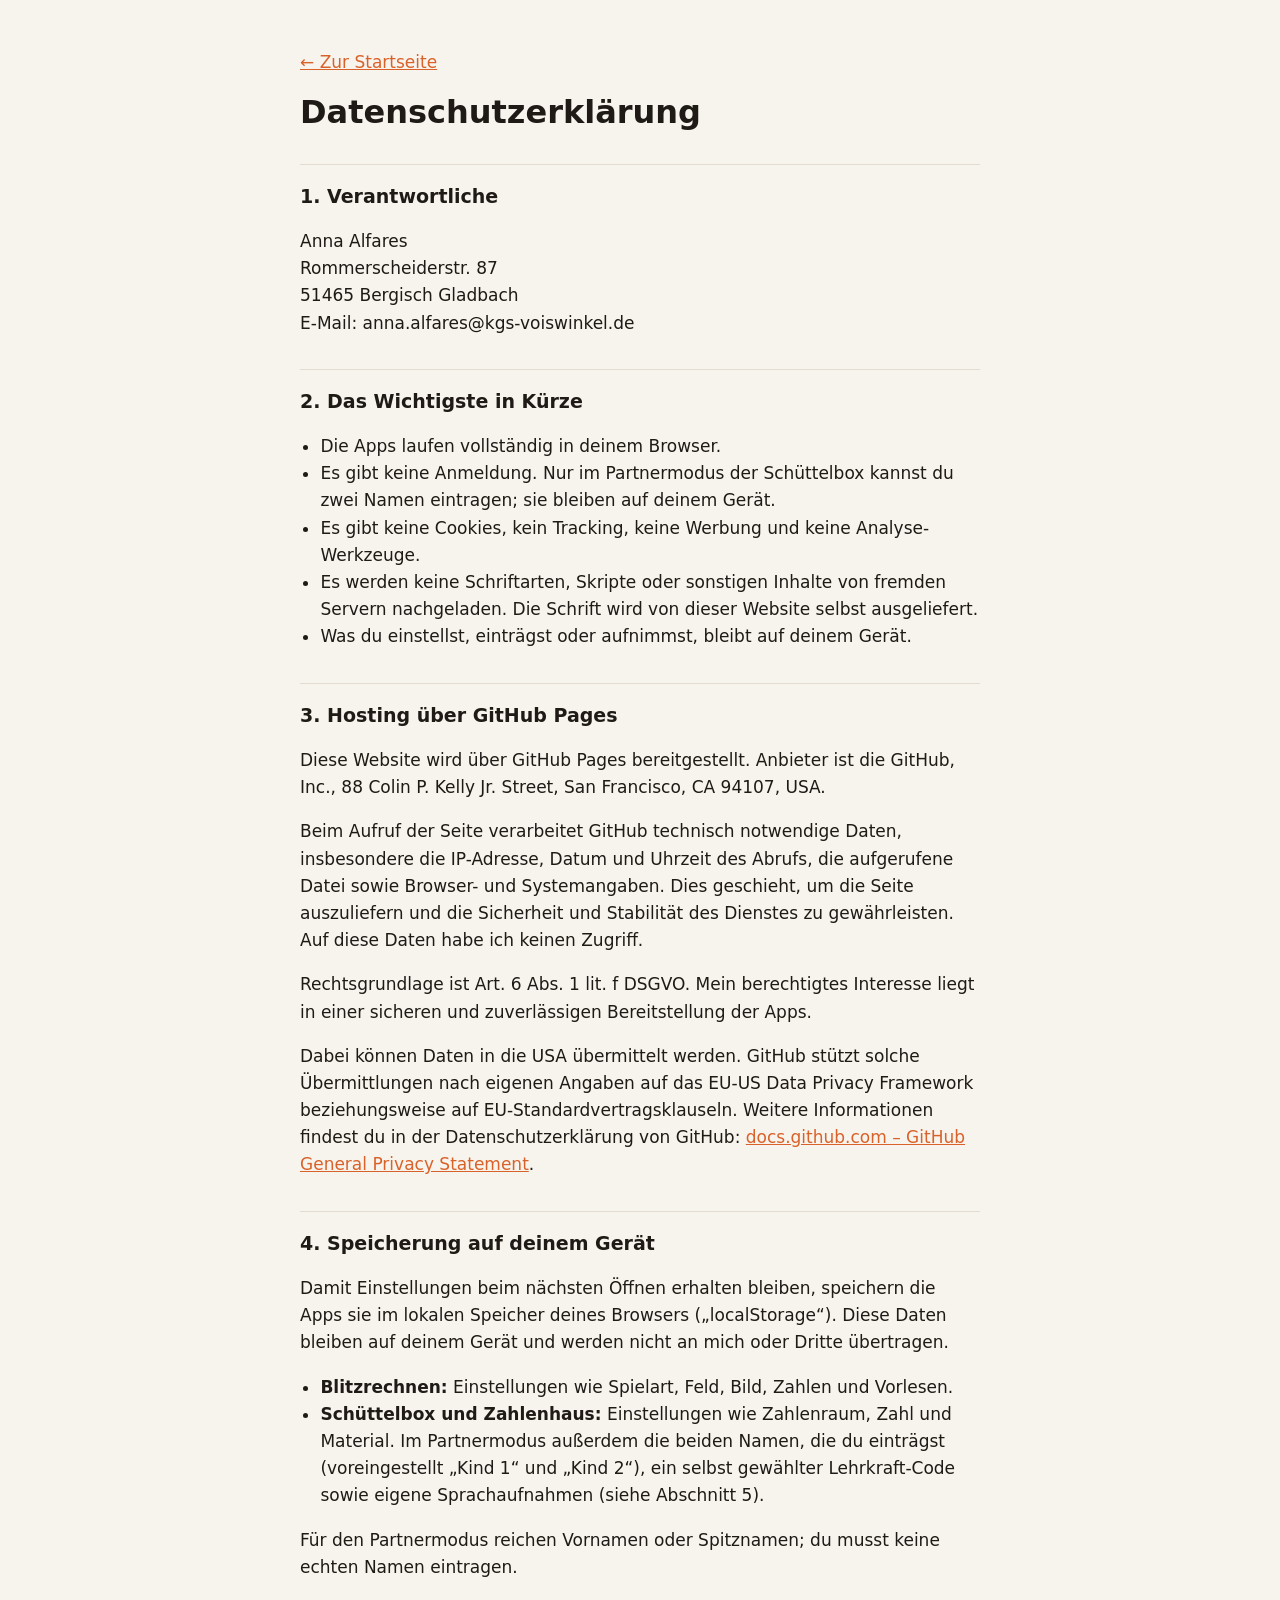
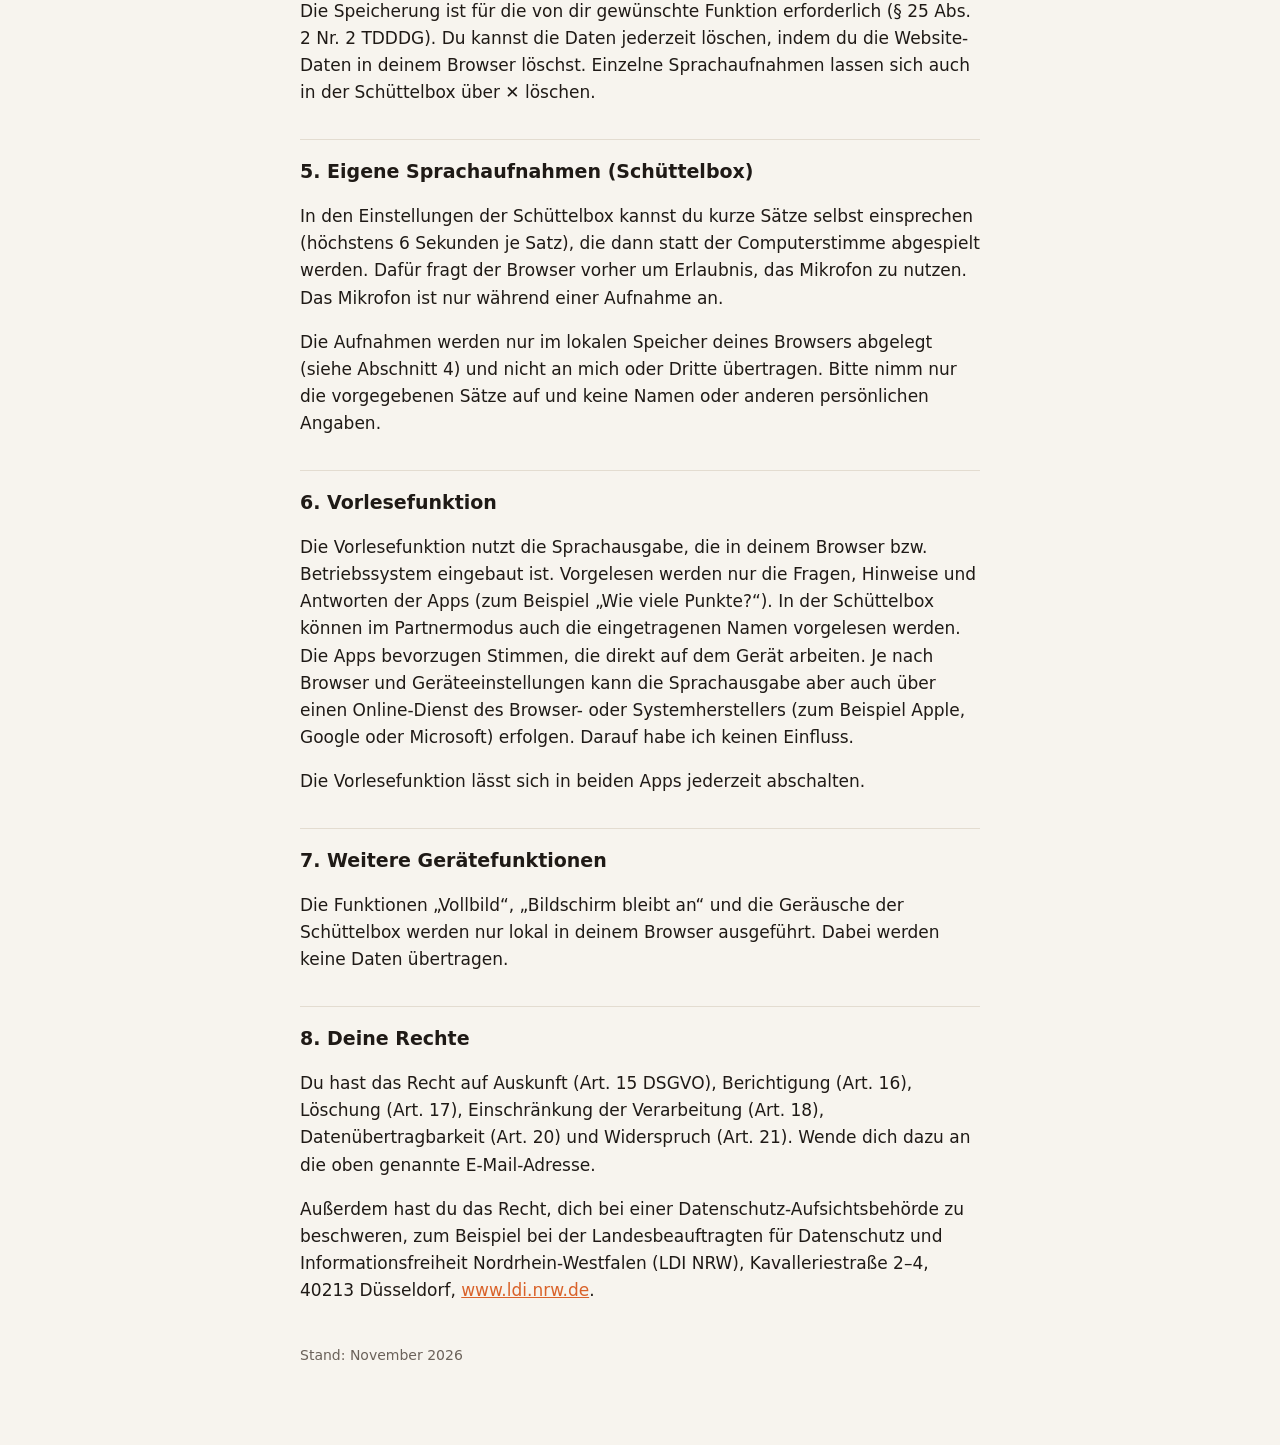
<file: datenschutz.html>
<!doctype html>
<html lang="de">
<head>
<meta charset="utf-8">
<meta name="viewport" content="width=device-width, initial-scale=1">
<title>Datenschutz – Matheapps</title>
<meta name="robots" content="noindex">
<link rel="icon" href="icon.svg" type="image/svg+xml">
<link rel="stylesheet" href="recht.css">
</head>
<body>
<main>
  <p><a href="./">← Zur Startseite</a></p>
  <h1>Datenschutzerklärung</h1>

  <h2>1. Verantwortliche</h2>
  <p>Anna Alfares<br>Rommerscheiderstr. 87<br>51465 Bergisch Gladbach<br>E-Mail: anna.alfares@kgs-voiswinkel.de</p>

  <h2>2. Das Wichtigste in Kürze</h2>
  <ul>
    <li>Die Apps laufen vollständig in deinem Browser.</li>
    <li>Es gibt keine Anmeldung. Nur im Partnermodus der Schüttelbox kannst du zwei Namen eintragen; sie bleiben auf deinem Gerät.</li>
    <li>Es gibt keine Cookies, kein Tracking, keine Werbung und keine Analyse-Werkzeuge.</li>
    <li>Es werden keine Schriftarten, Skripte oder sonstigen Inhalte von fremden Servern nachgeladen. Die Schrift wird von dieser Website selbst ausgeliefert.</li>
    <li>Was du einstellst, einträgst oder aufnimmst, bleibt auf deinem Gerät.</li>
  </ul>

  <h2>3. Hosting über GitHub Pages</h2>
  <p>Diese Website wird über GitHub Pages bereitgestellt. Anbieter ist die GitHub, Inc., 88 Colin P. Kelly Jr. Street, San Francisco, CA 94107, USA.</p>
  <p>Beim Aufruf der Seite verarbeitet GitHub technisch notwendige Daten, insbesondere die IP-Adresse, Datum und Uhrzeit des Abrufs, die aufgerufene Datei sowie Browser- und Systemangaben. Dies geschieht, um die Seite auszuliefern und die Sicherheit und Stabilität des Dienstes zu gewährleisten. Auf diese Daten habe ich keinen Zugriff.</p>
  <p>Rechtsgrundlage ist Art. 6 Abs. 1 lit. f DSGVO. Mein berechtigtes Interesse liegt in einer sicheren und zuverlässigen Bereitstellung der Apps.</p>
  <p>Dabei können Daten in die USA übermittelt werden. GitHub stützt solche Übermittlungen nach eigenen Angaben auf das EU-US Data Privacy Framework beziehungsweise auf EU-Standardvertragsklauseln. Weitere Informationen findest du in der Datenschutzerklärung von GitHub:
    <a href="https://docs.github.com/de/site-policy/privacy-policies/github-general-privacy-statement" rel="noopener">docs.github.com – GitHub General Privacy Statement</a>.</p>

  <h2>4. Speicherung auf deinem Gerät</h2>
  <p>Damit Einstellungen beim nächsten Öffnen erhalten bleiben, speichern die Apps sie im lokalen Speicher deines Browsers („localStorage“). Diese Daten bleiben auf deinem Gerät und werden nicht an mich oder Dritte übertragen.</p>
  <ul>
    <li><strong>Blitzrechnen:</strong> Einstellungen wie Spielart, Feld, Bild, Zahlen und Vorlesen.</li>
    <li><strong>Schüttelbox und Zahlenhaus:</strong> Einstellungen wie Zahlenraum, Zahl und Material. Im Partnermodus außerdem die beiden Namen, die du einträgst (voreingestellt „Kind 1“ und „Kind 2“), ein selbst gewählter Lehrkraft-Code sowie eigene Sprachaufnahmen (siehe Abschnitt 5).</li>
  </ul>
  <p>Für den Partnermodus reichen Vornamen oder Spitznamen; du musst keine echten Namen eintragen.</p>
  <p>Die Speicherung ist für die von dir gewünschte Funktion erforderlich (§ 25 Abs. 2 Nr. 2 TDDDG). Du kannst die Daten jederzeit löschen, indem du die Website-Daten in deinem Browser löschst. Einzelne Sprachaufnahmen lassen sich auch in der Schüttelbox über ✕ löschen.</p>

  <h2>5. Eigene Sprachaufnahmen (Schüttelbox)</h2>
  <p>In den Einstellungen der Schüttelbox kannst du kurze Sätze selbst einsprechen (höchstens 6 Sekunden je Satz), die dann statt der Computerstimme abgespielt werden. Dafür fragt der Browser vorher um Erlaubnis, das Mikrofon zu nutzen. Das Mikrofon ist nur während einer Aufnahme an.</p>
  <p>Die Aufnahmen werden nur im lokalen Speicher deines Browsers abgelegt (siehe Abschnitt 4) und nicht an mich oder Dritte übertragen. Bitte nimm nur die vorgegebenen Sätze auf und keine Namen oder anderen persönlichen Angaben.</p>

  <h2>6. Vorlesefunktion</h2>
  <p>Die Vorlesefunktion nutzt die Sprachausgabe, die in deinem Browser bzw. Betriebssystem eingebaut ist. Vorgelesen werden nur die Fragen, Hinweise und Antworten der Apps (zum Beispiel „Wie viele Punkte?“). In der Schüttelbox können im Partnermodus auch die eingetragenen Namen vorgelesen werden. Die Apps bevorzugen Stimmen, die direkt auf dem Gerät arbeiten. Je nach Browser und Geräteeinstellungen kann die Sprachausgabe aber auch über einen Online-Dienst des Browser- oder Systemherstellers (zum Beispiel Apple, Google oder Microsoft) erfolgen. Darauf habe ich keinen Einfluss.</p>
  <p>Die Vorlesefunktion lässt sich in beiden Apps jederzeit abschalten.</p>

  <h2>7. Weitere Gerätefunktionen</h2>
  <p>Die Funktionen „Vollbild“, „Bildschirm bleibt an“ und die Geräusche der Schüttelbox werden nur lokal in deinem Browser ausgeführt. Dabei werden keine Daten übertragen.</p>

  <h2>8. Deine Rechte</h2>
  <p>Du hast das Recht auf Auskunft (Art. 15 DSGVO), Berichtigung (Art. 16), Löschung (Art. 17), Einschränkung der Verarbeitung (Art. 18), Datenübertragbarkeit (Art. 20) und Widerspruch (Art. 21). Wende dich dazu an die oben genannte E-Mail-Adresse.</p>
  <p>Außerdem hast du das Recht, dich bei einer Datenschutz-Aufsichtsbehörde zu beschweren, zum Beispiel bei der Landesbeauftragten für Datenschutz und Informationsfreiheit Nordrhein-Westfalen (LDI NRW), Kavalleriestraße 2–4, 40213 Düsseldorf,
    <a href="https://www.ldi.nrw.de" rel="noopener">www.ldi.nrw.de</a>.</p>

  <p class="stand">Stand: November 2026</p>
</main>
</body>
</html>
</file>
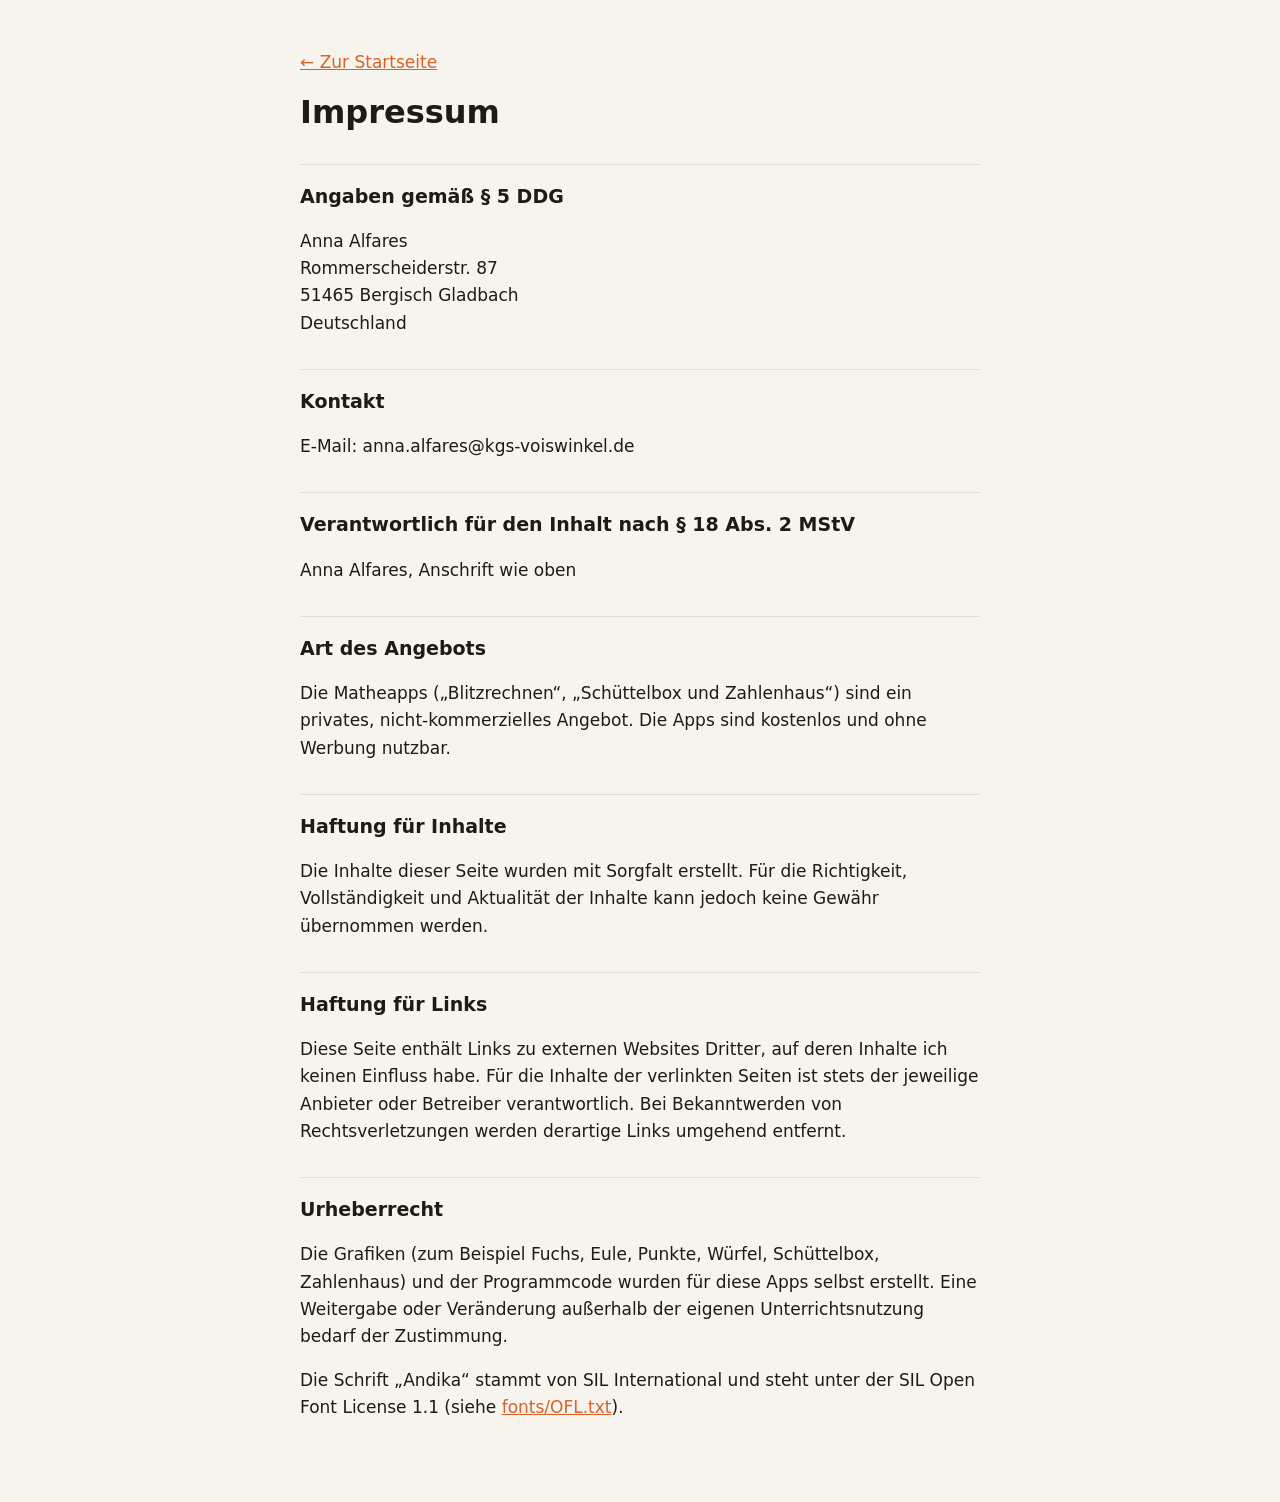
<file: impressum.html>
<!doctype html>
<html lang="de">
<head>
<meta charset="utf-8">
<meta name="viewport" content="width=device-width, initial-scale=1">
<title>Impressum – Matheapps</title>
<meta name="robots" content="noindex">
<link rel="icon" href="icon.svg" type="image/svg+xml">
<link rel="stylesheet" href="recht.css">
</head>
<body>
<main>
  <p><a href="./">← Zur Startseite</a></p>
  <h1>Impressum</h1>

  <h2>Angaben gemäß § 5 DDG</h2>
  <p>Anna Alfares<br>Rommerscheiderstr. 87<br>51465 Bergisch Gladbach<br>Deutschland</p>

  <h2>Kontakt</h2>
  <p>E-Mail: anna.alfares@kgs-voiswinkel.de</p>

  <h2>Verantwortlich für den Inhalt nach § 18 Abs. 2 MStV</h2>
  <p>Anna Alfares, Anschrift wie oben</p>

  <h2>Art des Angebots</h2>
  <p>Die Matheapps („Blitzrechnen“, „Schüttelbox und Zahlenhaus“) sind ein privates, nicht-kommerzielles Angebot. Die Apps sind kostenlos und ohne Werbung nutzbar.</p>

  <h2>Haftung für Inhalte</h2>
  <p>Die Inhalte dieser Seite wurden mit Sorgfalt erstellt. Für die Richtigkeit, Vollständigkeit und Aktualität der Inhalte kann jedoch keine Gewähr übernommen werden.</p>

  <h2>Haftung für Links</h2>
  <p>Diese Seite enthält Links zu externen Websites Dritter, auf deren Inhalte ich keinen Einfluss habe. Für die Inhalte der verlinkten Seiten ist stets der jeweilige Anbieter oder Betreiber verantwortlich. Bei Bekanntwerden von Rechtsverletzungen werden derartige Links umgehend entfernt.</p>

  <h2>Urheberrecht</h2>
  <p>Die Grafiken (zum Beispiel Fuchs, Eule, Punkte, Würfel, Schüttelbox, Zahlenhaus) und der Programmcode wurden für diese Apps selbst erstellt. Eine Weitergabe oder Veränderung außerhalb der eigenen Unterrichtsnutzung bedarf der Zustimmung.</p>
  <p>Die Schrift „Andika“ stammt von SIL International und steht unter der SIL Open Font License 1.1 (siehe <a href="fonts/OFL.txt">fonts/OFL.txt</a>).</p>
</main>
</body>
</html>
</file>
<file: recht.css>
:root{--bg:#F7F4EE;--ink:#1F1A16;--muted:#6B625A;--accent:#D9622A;--line:#E3DCD0;color-scheme:light}
@media (prefers-color-scheme:dark){:root{--bg:#1C1916;--ink:#F3ECE3;--muted:#B5AA9E;--accent:#FF9A5C;--line:#3A342E;color-scheme:dark}}
html{background:var(--bg)}
body{margin:0;background:var(--bg);color:var(--ink);font:17px/1.6 "Segoe UI",system-ui,-apple-system,sans-serif}
main{max-width:680px;margin:0 auto;padding:32px max(16px,env(safe-area-inset-right,0px)) 64px max(16px,env(safe-area-inset-left,0px))}
h1{font-size:32px;line-height:1.2;margin:16px 0 24px}
h2{font-size:19px;margin:32px 0 8px;padding-top:16px;border-top:1px solid var(--line)}
a{color:var(--accent)}
ul{padding-left:1.2em}
.stand{color:var(--muted);font-size:14px;margin-top:40px}
</file>
